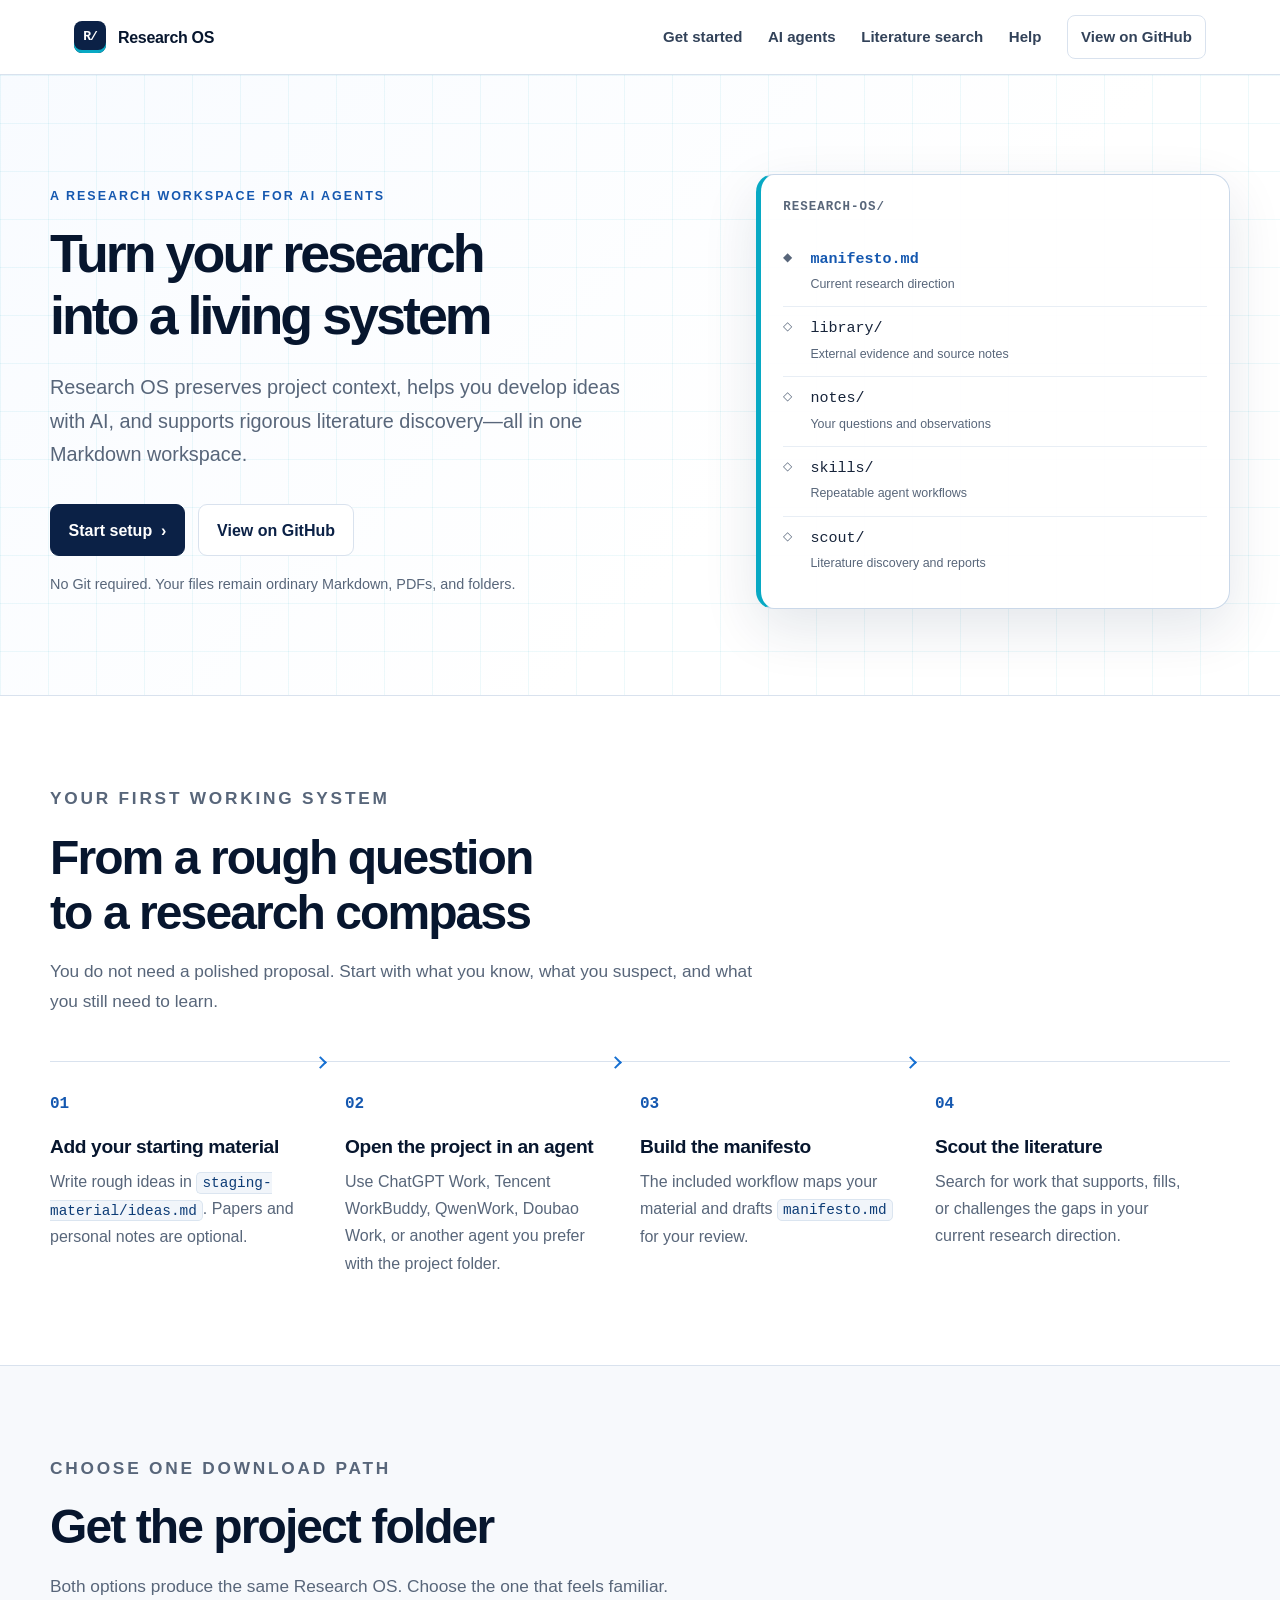
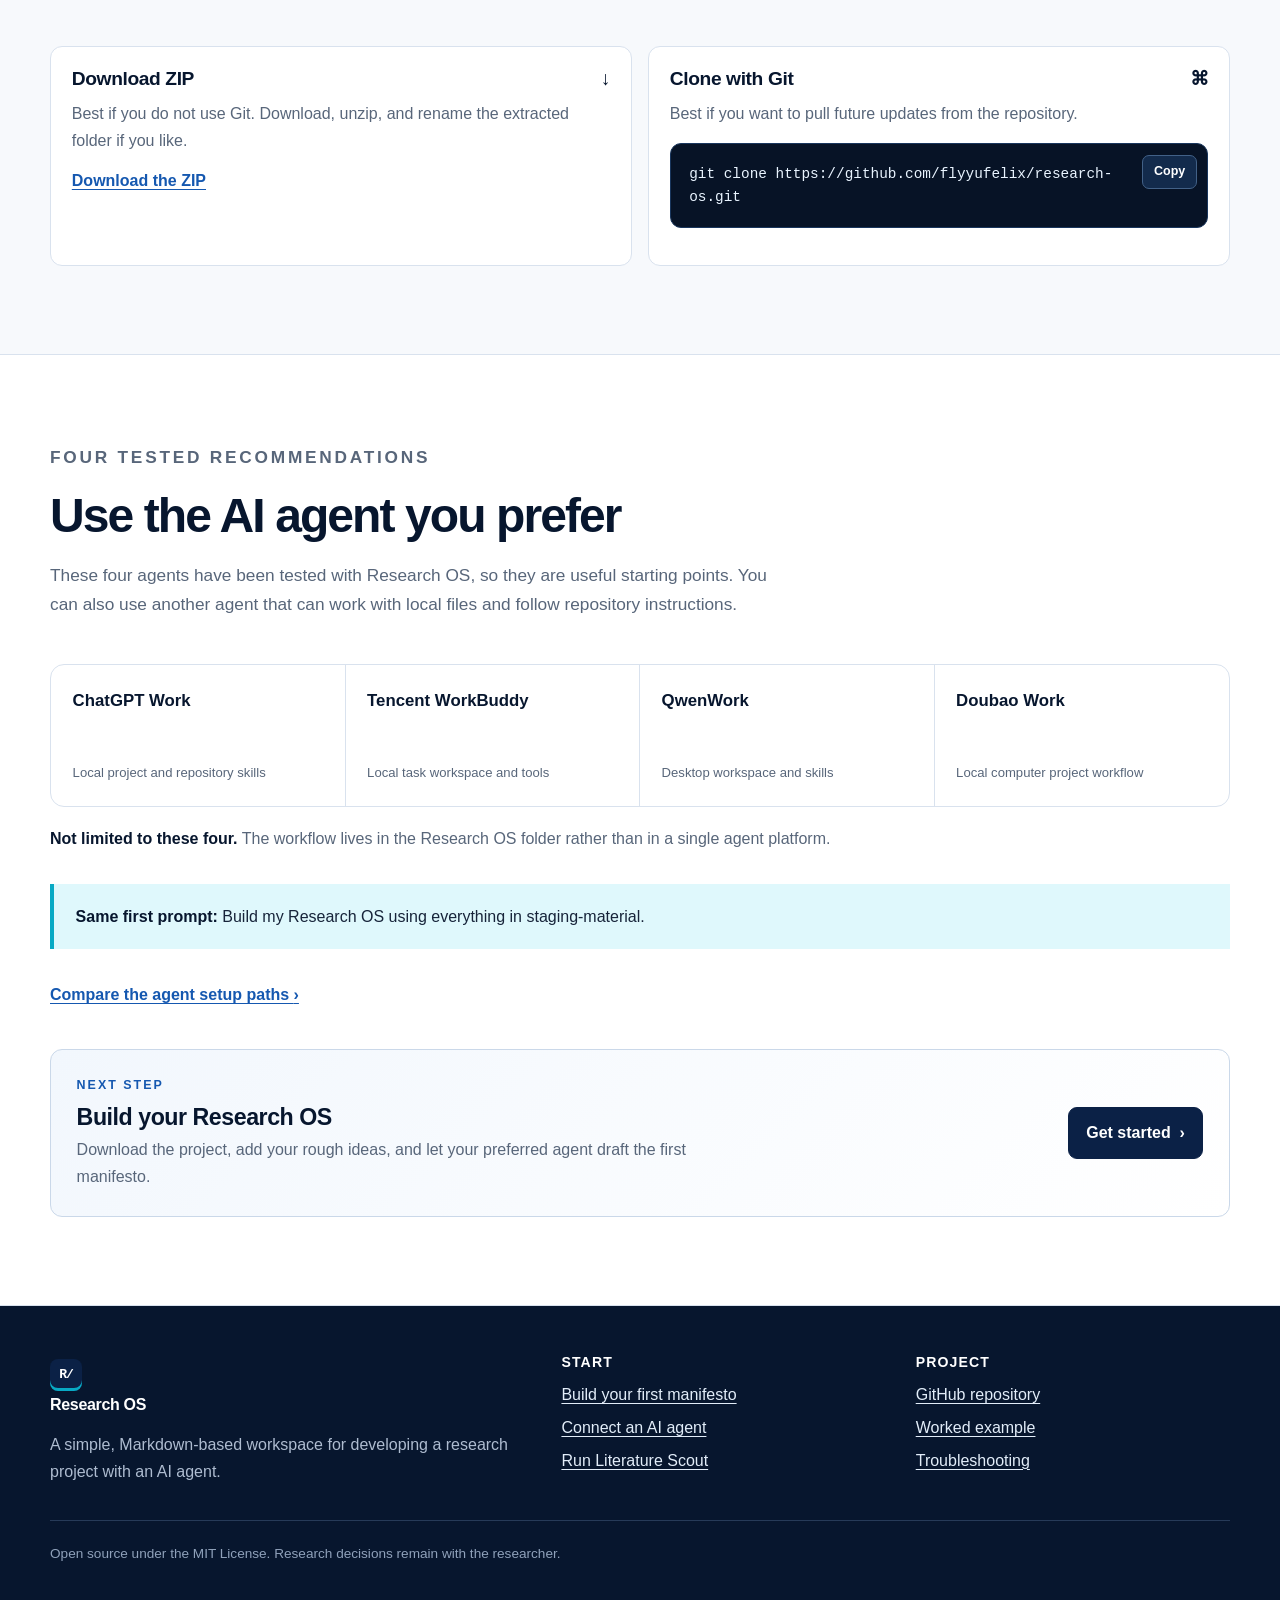
<file: docs/index.html>
<!doctype html>
<html lang="en">
  <head>
    <meta charset="utf-8">
    <meta name="viewport" content="width=device-width, initial-scale=1">
    <title>Research OS — Start a research project with an AI agent</title>
    <meta name="description" content="Download Research OS, build your first manifesto.md, and run a structured literature search with your preferred AI agent.">
    <link rel="canonical" href="https://flyyufelix.github.io/research-os/">
    <link rel="icon" type="image/svg+xml" href="data:image/svg+xml,%3Csvg xmlns='http://www.w3.org/2000/svg' viewBox='0 0 64 64'%3E%3Crect width='64' height='64' rx='14' fill='%230b2146'/%3E%3Cpath d='M16 17h23l9 9v21H16z' fill='white'/%3E%3Cpath d='M39 17v10h9' fill='%23dff8fc'/%3E%3Cpath d='M22 34h20M22 41h15' stroke='%231670d2' stroke-width='4' stroke-linecap='round'/%3E%3Crect y='55' width='64' height='9' fill='%2308a9c4'/%3E%3C/svg%3E">
    <script>document.documentElement.classList.add("js")</script>
    <link rel="stylesheet" href="assets/styles.css?v=20260922">
    <script defer src="assets/site.js?v=20260922"></script>
  </head>
  <body>
    <a class="skip-link" href="#main">Skip to content</a>
    <header class="site-header">
      <div class="nav-shell">
        <a class="brand" href="./" aria-label="Research OS home">
          <span class="brand-mark" aria-hidden="true">R/</span>
          <span>Research OS</span>
        </a>
        <button class="menu-toggle" type="button" data-menu-toggle aria-expanded="false" aria-controls="site-nav">Menu</button>
        <nav class="site-nav" id="site-nav" data-site-nav data-open="false" aria-label="Main navigation">
          <a href="getting-started/">Get started</a>
          <a href="agents/">AI agents</a>
          <a href="literature-search/">Literature search</a>
          <a href="troubleshooting/">Help</a>
          <a class="nav-github" href="https://github.com/flyyufelix/research-os">View on GitHub</a>
        </nav>
      </div>
    </header>

    <main id="main">
      <section class="hero">
        <div class="shell hero-grid">
          <div>
            <p class="eyebrow">A research workspace for AI agents</p>
            <h1><span class="hero-line">Turn your research</span><span class="hero-line">into a living system</span></h1>
            <p class="hero-copy">Research OS preserves project context, helps you develop ideas with AI, and supports rigorous literature discovery—all in one Markdown workspace.</p>
            <div class="button-row">
              <a class="button" href="getting-started/">Start setup <span aria-hidden="true">›</span></a>
              <a class="button secondary" href="https://github.com/flyyufelix/research-os">View on GitHub</a>
            </div>
            <p class="hero-note">No Git required. Your files remain ordinary Markdown, PDFs, and folders.</p>
          </div>

          <aside class="system-map" aria-label="Research OS folder overview">
            <p class="system-label">research-os/</p>
            <ul class="file-tree">
              <li><span aria-hidden="true">◆</span><div><span class="file-accent">manifesto.md</span><br><span>Current research direction</span></div></li>
              <li><span aria-hidden="true">◇</span><div>library/<br><span>External evidence and source notes</span></div></li>
              <li><span aria-hidden="true">◇</span><div>notes/<br><span>Your questions and observations</span></div></li>
              <li><span aria-hidden="true">◇</span><div>skills/<br><span>Repeatable agent workflows</span></div></li>
              <li><span aria-hidden="true">◇</span><div>scout/<br><span>Literature discovery and reports</span></div></li>
            </ul>
          </aside>
        </div>
      </section>

      <section class="section" aria-labelledby="path-title">
        <div class="shell">
          <div class="section-intro">
            <p class="eyebrow">Your first working system</p>
            <h2 id="path-title">From a rough question to a research compass</h2>
            <p>You do not need a polished proposal. Start with what you know, what you suspect, and what you still need to learn.</p>
          </div>
          <div class="steps">
            <article class="step">
              <span class="step-number">01</span>
              <h3>Add your starting material</h3>
              <p>Write rough ideas in <code>staging-material/ideas.md</code>. Papers and personal notes are optional.</p>
            </article>
            <article class="step">
              <span class="step-number">02</span>
              <h3>Open the project in an agent</h3>
              <p>Use ChatGPT Work, Tencent WorkBuddy, QwenWork, Doubao Work, or another agent you prefer with the project folder.</p>
            </article>
            <article class="step">
              <span class="step-number">03</span>
              <h3>Build the manifesto</h3>
              <p>The included workflow maps your material and drafts <code>manifesto.md</code> for your review.</p>
            </article>
            <article class="step">
              <span class="step-number">04</span>
              <h3>Scout the literature</h3>
              <p>Search for work that supports, fills, or challenges the gaps in your current research direction.</p>
            </article>
          </div>
        </div>
      </section>

      <section class="section soft" aria-labelledby="download-title">
        <div class="shell">
          <div class="section-intro">
            <p class="eyebrow">Choose one download path</p>
            <h2 id="download-title">Get the project folder</h2>
            <p>Both options produce the same Research OS. Choose the one that feels familiar.</p>
          </div>
          <div class="choice-grid">
            <article class="choice">
              <h3>Download ZIP <span aria-hidden="true">↓</span></h3>
              <p>Best if you do not use Git. Download, unzip, and rename the extracted folder if you like.</p>
              <a href="https://github.com/flyyufelix/research-os/archive/refs/heads/main.zip">Download the ZIP</a>
            </article>
            <article class="choice">
              <h3>Clone with Git <span aria-hidden="true">⌘</span></h3>
              <p>Best if you want to pull future updates from the repository.</p>
              <div class="code-block">
                <pre><code>git clone https://github.com/flyyufelix/research-os.git</code></pre>
                <button class="copy-button" type="button" data-copy>Copy</button>
              </div>
            </article>
          </div>
        </div>
      </section>

      <section class="section" aria-labelledby="agents-title">
        <div class="shell">
          <div class="section-intro">
            <p class="eyebrow">Four tested recommendations</p>
            <h2 id="agents-title">Use the AI agent you prefer</h2>
            <p>These four agents have been tested with Research OS, so they are useful starting points. You can also use another agent that can work with local files and follow repository instructions.</p>
          </div>
          <div class="agent-strip">
            <a href="agents/chatgpt-work/"><strong>ChatGPT Work</strong><span>Local project and repository skills</span></a>
            <a href="agents/workbuddy/"><strong>Tencent WorkBuddy</strong><span>Local task workspace and tools</span></a>
            <a href="agents/qwenwork/"><strong>QwenWork</strong><span>Desktop workspace and skills</span></a>
            <a href="agents/doubao-work/"><strong>Doubao Work</strong><span>Local computer project workflow</span></a>
          </div>
          <p class="compatibility-note"><strong>Not limited to these four.</strong> The workflow lives in the Research OS folder rather than in a single agent platform.</p>
          <div class="callout">
            <strong>Same first prompt:</strong> Build my Research OS using everything in staging-material.
          </div>
          <a class="text-link" href="agents/">Compare the agent setup paths <span aria-hidden="true">›</span></a>
          <div class="next-step-cta">
            <div>
              <p class="eyebrow">Next step</p>
              <h3>Build your Research OS</h3>
              <p>Download the project, add your rough ideas, and let your preferred agent draft the first manifesto.</p>
            </div>
            <a class="button" href="getting-started/">Get started <span aria-hidden="true">›</span></a>
          </div>
        </div>
      </section>
    </main>

    <footer class="site-footer">
      <div class="shell">
        <div class="footer-grid">
          <div>
            <a class="brand" href="./"><span class="brand-mark" aria-hidden="true">R/</span><span style="color:white">Research OS</span></a>
            <p>A simple, Markdown-based workspace for developing a research project with an AI agent.</p>
          </div>
          <div>
            <h2>Start</h2>
            <a href="getting-started/">Build your first manifesto</a>
            <a href="agents/">Connect an AI agent</a>
            <a href="literature-search/">Run Literature Scout</a>
          </div>
          <div>
            <h2>Project</h2>
            <a href="https://github.com/flyyufelix/research-os">GitHub repository</a>
            <a href="https://github.com/flyyufelix/research-os/tree/main/examples/music-and-studying">Worked example</a>
            <a href="troubleshooting/">Troubleshooting</a>
          </div>
        </div>
        <div class="footer-note">Open source under the MIT License. Research decisions remain with the researcher.</div>
      </div>
    </footer>
  </body>
</html>
</file>
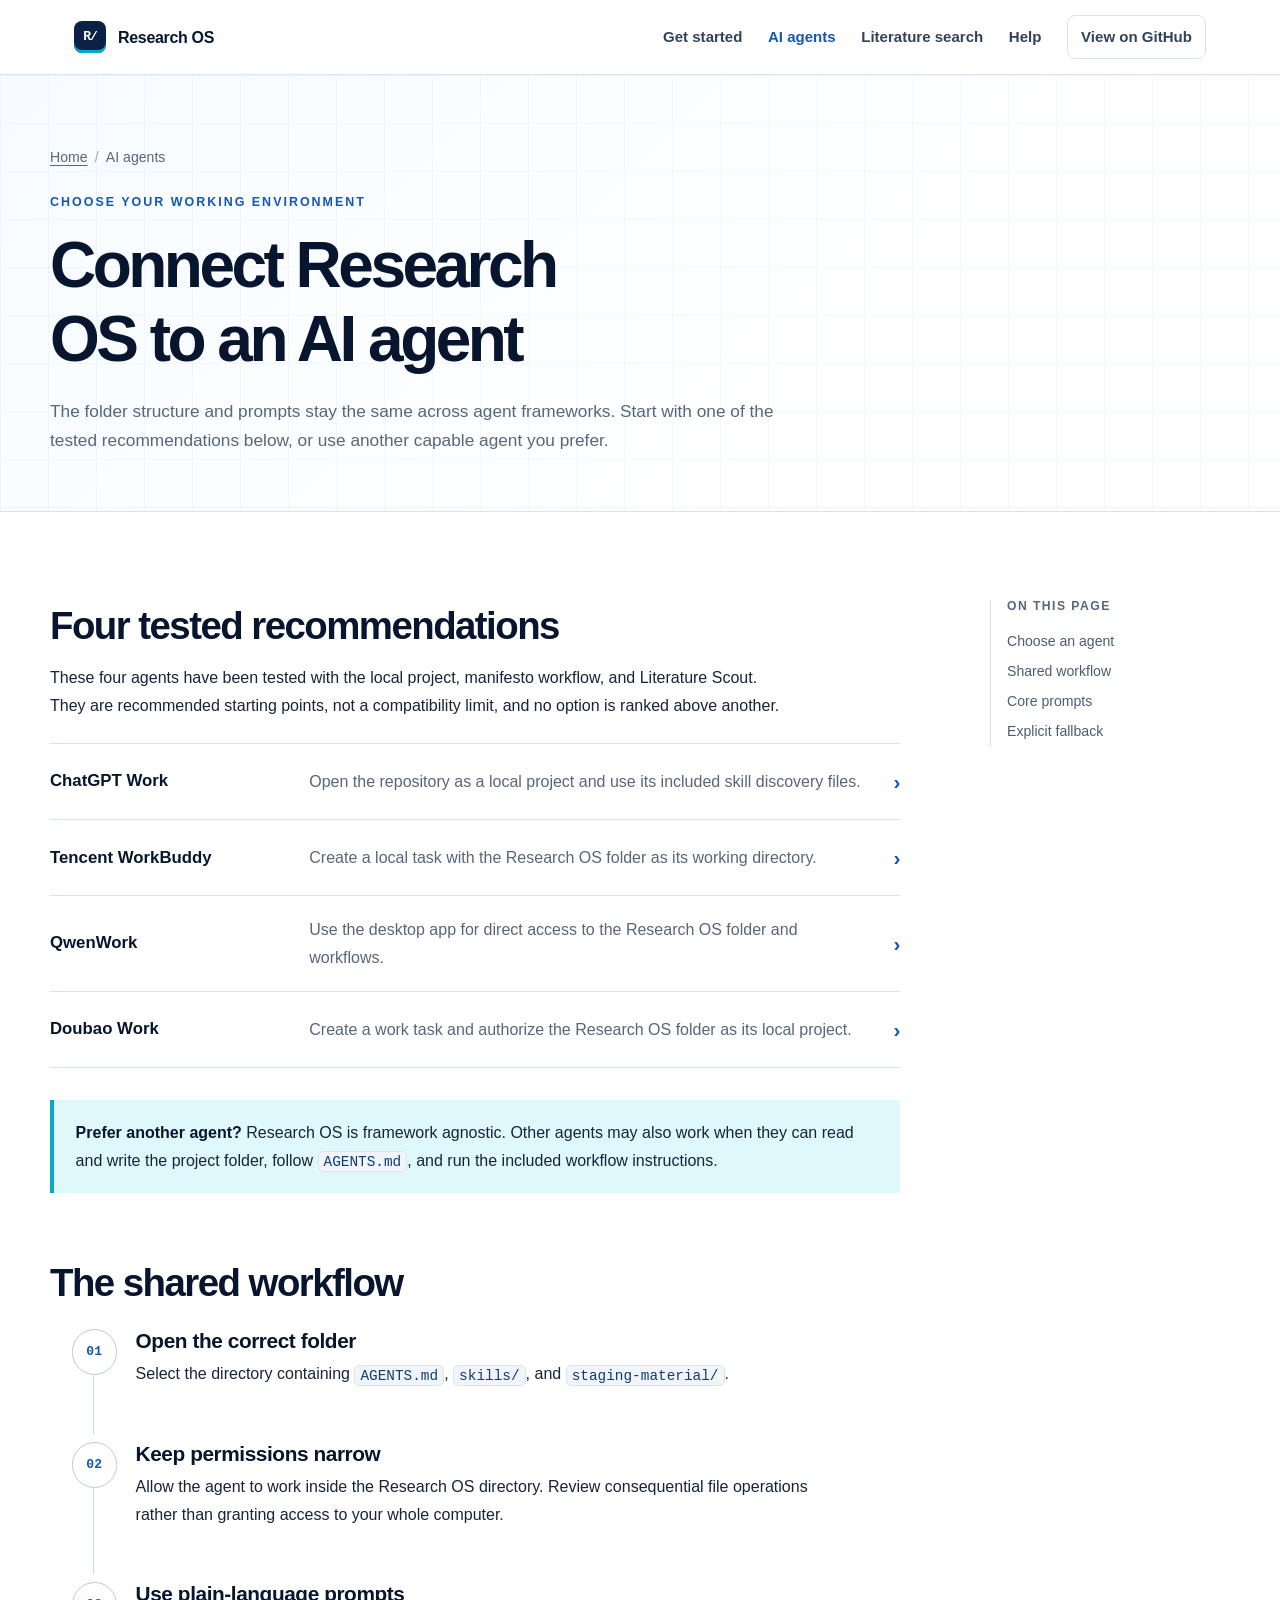
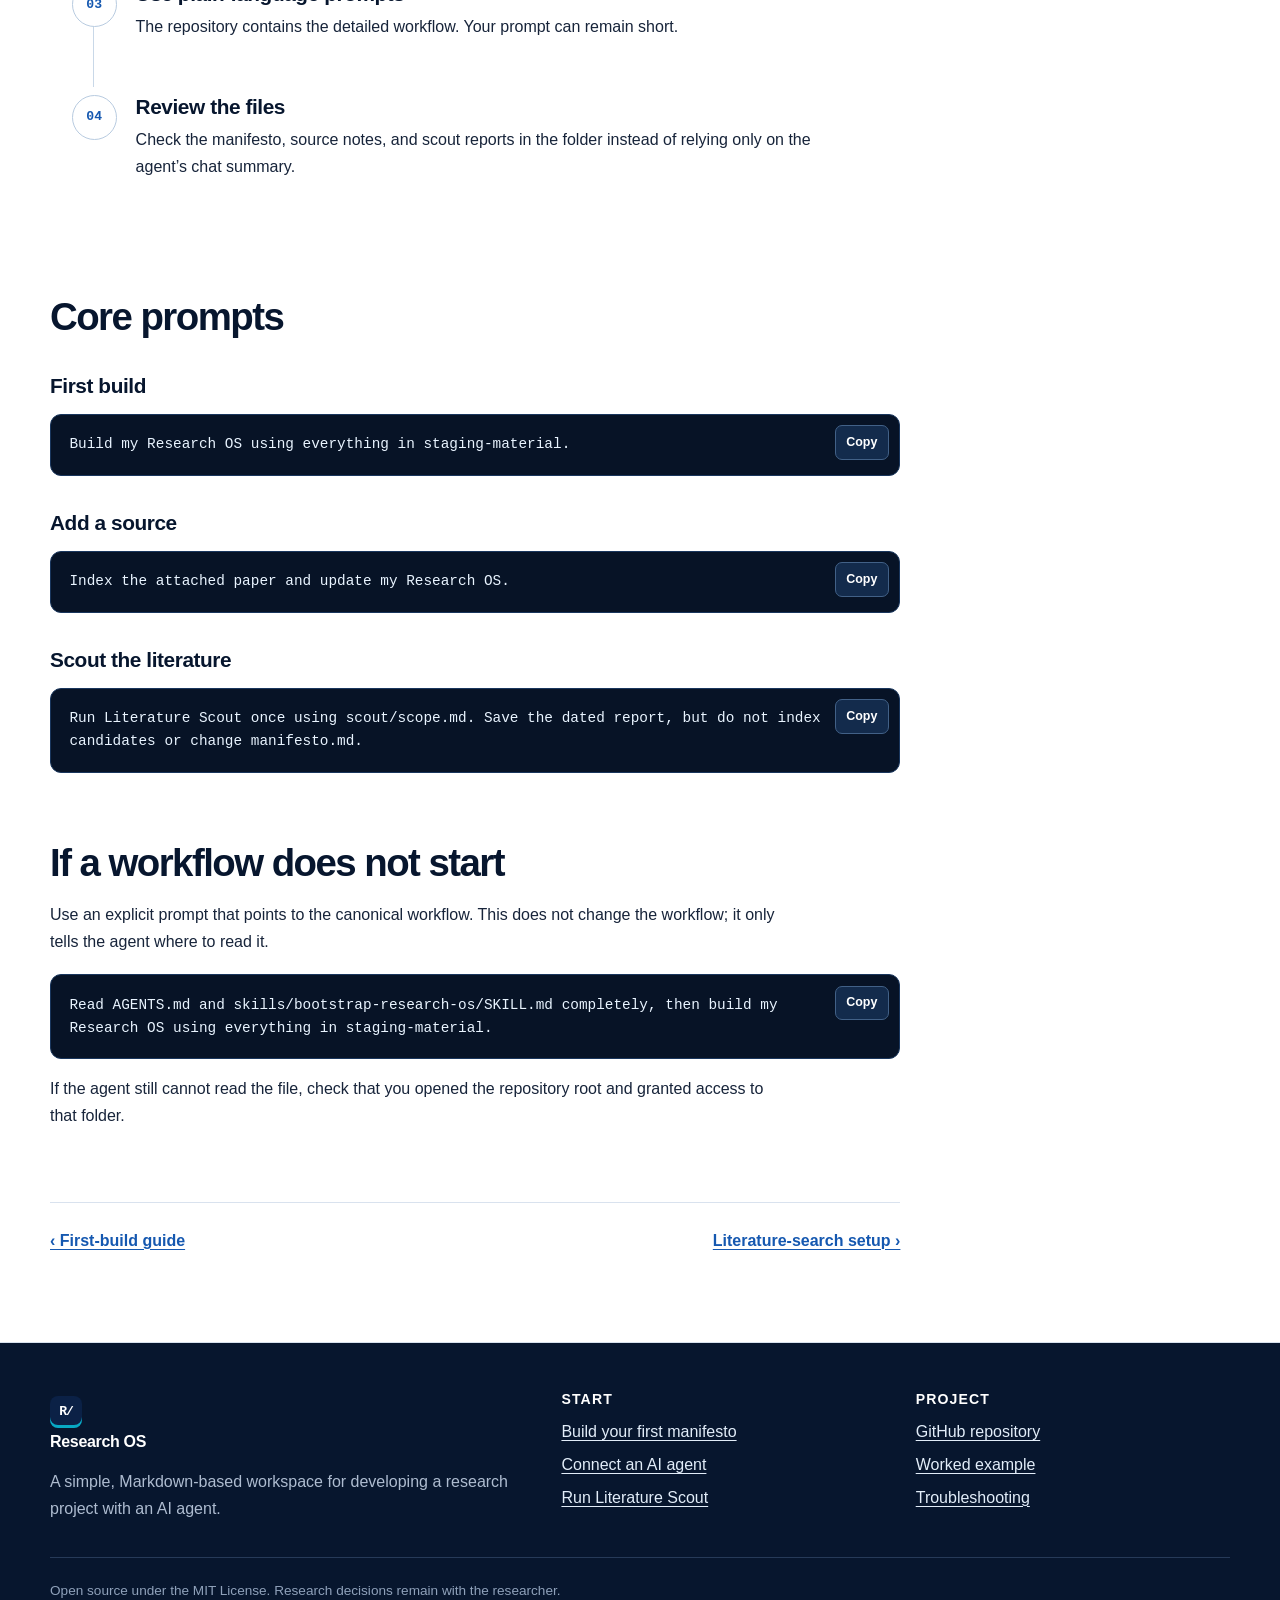
<file: docs/agents/index.html>
<!doctype html>
<html lang="en">
  <head>
    <meta charset="utf-8">
    <meta name="viewport" content="width=device-width, initial-scale=1">
    <title>Connect an AI agent — Research OS</title>
    <meta name="description" content="Choose a tested AI agent for Research OS or use another agent that can work with local files and follow repository instructions.">
    <link rel="canonical" href="https://flyyufelix.github.io/research-os/agents/">
    <link rel="icon" type="image/svg+xml" href="data:image/svg+xml,%3Csvg xmlns='http://www.w3.org/2000/svg' viewBox='0 0 64 64'%3E%3Crect width='64' height='64' rx='14' fill='%230b2146'/%3E%3Cpath d='M16 17h23l9 9v21H16z' fill='white'/%3E%3Cpath d='M39 17v10h9' fill='%23dff8fc'/%3E%3Cpath d='M22 34h20M22 41h15' stroke='%231670d2' stroke-width='4' stroke-linecap='round'/%3E%3Crect y='55' width='64' height='9' fill='%2308a9c4'/%3E%3C/svg%3E">
    <script>document.documentElement.classList.add("js")</script>
    <link rel="stylesheet" href="../assets/styles.css?v=20260922">
    <script defer src="../assets/site.js?v=20260922"></script>
  </head>
  <body>
    <a class="skip-link" href="#main">Skip to content</a>
    <header class="site-header"><div class="nav-shell"><a class="brand" href="../" aria-label="Research OS home"><span class="brand-mark" aria-hidden="true">R/</span><span>Research OS</span></a><button class="menu-toggle" type="button" data-menu-toggle aria-expanded="false" aria-controls="site-nav">Menu</button><nav class="site-nav" id="site-nav" data-site-nav data-open="false" aria-label="Main navigation"><a href="../getting-started/">Get started</a><a href="./" aria-current="page">AI agents</a><a href="../literature-search/">Literature search</a><a href="../troubleshooting/">Help</a><a class="nav-github" href="https://github.com/flyyufelix/research-os">View on GitHub</a></nav></div></header>

    <main id="main">
      <section class="page-hero"><div class="shell"><div class="breadcrumbs"><a href="../">Home</a><span>/</span>AI agents</div><p class="eyebrow">Choose your working environment</p><h1>Connect Research OS to an AI agent</h1><p class="lede">The folder structure and prompts stay the same across agent frameworks. Start with one of the tested recommendations below, or use another capable agent you prefer.</p></div></section>
      <section class="section">
        <div class="shell docs-layout">
          <article class="prose">
            <h2 id="choose">Four tested recommendations</h2>
            <p>These four agents have been tested with the local project, manifesto workflow, and Literature Scout. They are recommended starting points, not a compatibility limit, and no option is ranked above another.</p>
            <div class="route-list">
              <a class="route-link" href="chatgpt-work/"><strong>ChatGPT Work</strong><span>Open the repository as a local project and use its included skill discovery files.</span><b aria-hidden="true">›</b></a>
              <a class="route-link" href="workbuddy/"><strong>Tencent WorkBuddy</strong><span>Create a local task with the Research OS folder as its working directory.</span><b aria-hidden="true">›</b></a>
              <a class="route-link" href="qwenwork/"><strong>QwenWork</strong><span>Use the desktop app for direct access to the Research OS folder and workflows.</span><b aria-hidden="true">›</b></a>
              <a class="route-link" href="doubao-work/"><strong>Doubao Work</strong><span>Create a work task and authorize the Research OS folder as its local project.</span><b aria-hidden="true">›</b></a>
            </div>

            <div class="callout"><strong>Prefer another agent?</strong> Research OS is framework agnostic. Other agents may also work when they can read and write the project folder, follow <code>AGENTS.md</code>, and run the included workflow instructions.</div>

            <h2 id="shared-flow">The shared workflow</h2>
            <ol class="instruction-list">
              <li><h3>Open the correct folder</h3><p>Select the directory containing <code>AGENTS.md</code>, <code>skills/</code>, and <code>staging-material/</code>.</p></li>
              <li><h3>Keep permissions narrow</h3><p>Allow the agent to work inside the Research OS directory. Review consequential file operations rather than granting access to your whole computer.</p></li>
              <li><h3>Use plain-language prompts</h3><p>The repository contains the detailed workflow. Your prompt can remain short.</p></li>
              <li><h3>Review the files</h3><p>Check the manifesto, source notes, and scout reports in the folder instead of relying only on the agent’s chat summary.</p></li>
            </ol>

            <h2 id="prompts">Core prompts</h2>
            <h3>First build</h3>
            <div class="code-block"><pre><code>Build my Research OS using everything in staging-material.</code></pre><button class="copy-button" type="button" data-copy>Copy</button></div>
            <h3>Add a source</h3>
            <div class="code-block"><pre><code>Index the attached paper and update my Research OS.</code></pre><button class="copy-button" type="button" data-copy>Copy</button></div>
            <h3>Scout the literature</h3>
            <div class="code-block"><pre><code>Run Literature Scout once using scout/scope.md. Save the dated report, but do not index candidates or change manifesto.md.</code></pre><button class="copy-button" type="button" data-copy>Copy</button></div>

            <h2 id="fallback">If a workflow does not start</h2>
            <p>Use an explicit prompt that points to the canonical workflow. This does not change the workflow; it only tells the agent where to read it.</p>
            <div class="code-block"><pre><code>Read AGENTS.md and skills/bootstrap-research-os/SKILL.md completely, then build my Research OS using everything in staging-material.</code></pre><button class="copy-button" type="button" data-copy>Copy</button></div>
            <p>If the agent still cannot read the file, check that you opened the repository root and granted access to that folder.</p>

            <div class="next-nav"><a href="../getting-started/">‹ First-build guide</a><a href="../literature-search/">Literature-search setup ›</a></div>
          </article>
          <aside class="toc" aria-label="On this page"><h2>On this page</h2><a href="#choose">Choose an agent</a><a href="#shared-flow">Shared workflow</a><a href="#prompts">Core prompts</a><a href="#fallback">Explicit fallback</a></aside>
        </div>
      </section>
    </main>
    <footer class="site-footer"><div class="shell"><div class="footer-grid"><div><a class="brand" href="../"><span class="brand-mark" aria-hidden="true">R/</span><span style="color:white">Research OS</span></a><p>A simple, Markdown-based workspace for developing a research project with an AI agent.</p></div><div><h2>Start</h2><a href="../getting-started/">Build your first manifesto</a><a href="./">Connect an AI agent</a><a href="../literature-search/">Run Literature Scout</a></div><div><h2>Project</h2><a href="https://github.com/flyyufelix/research-os">GitHub repository</a><a href="https://github.com/flyyufelix/research-os/tree/main/examples/music-and-studying">Worked example</a><a href="../troubleshooting/">Troubleshooting</a></div></div><div class="footer-note">Open source under the MIT License. Research decisions remain with the researcher.</div></div></footer>
  </body>
</html>
</file>
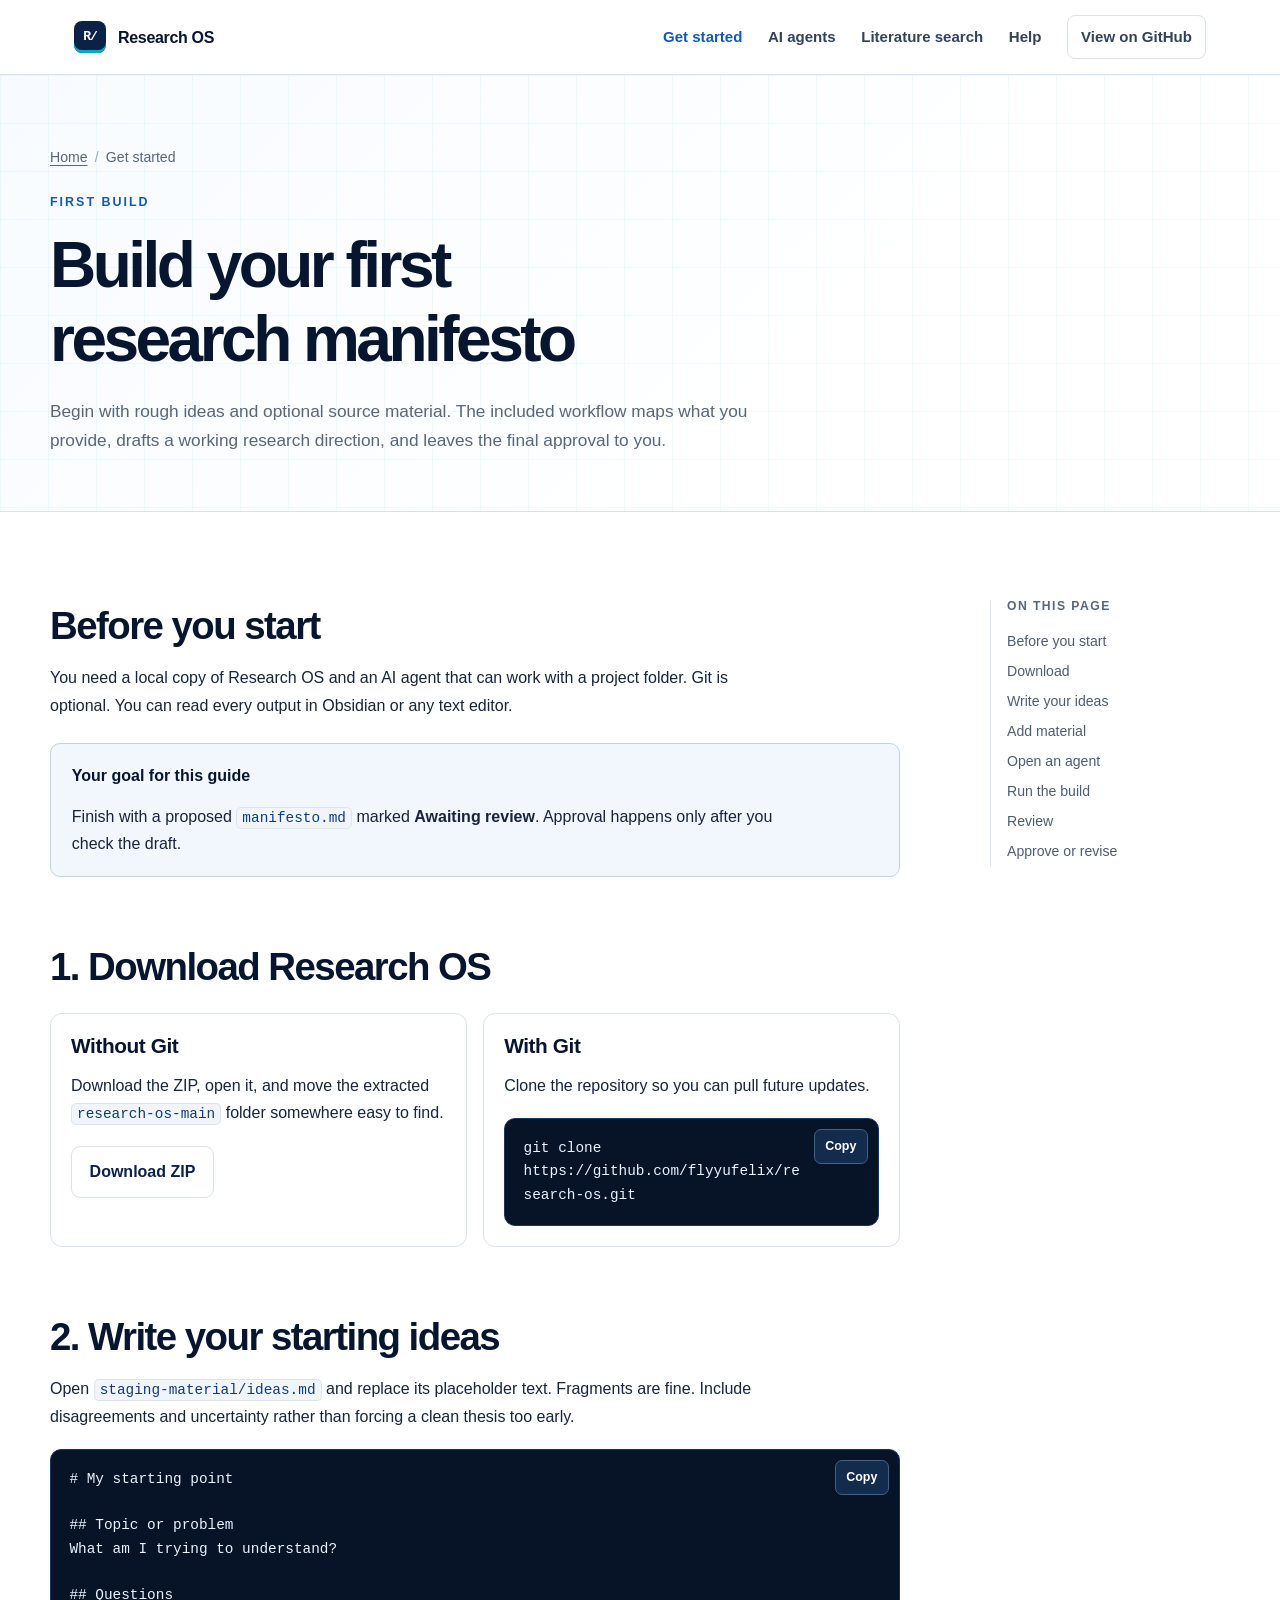
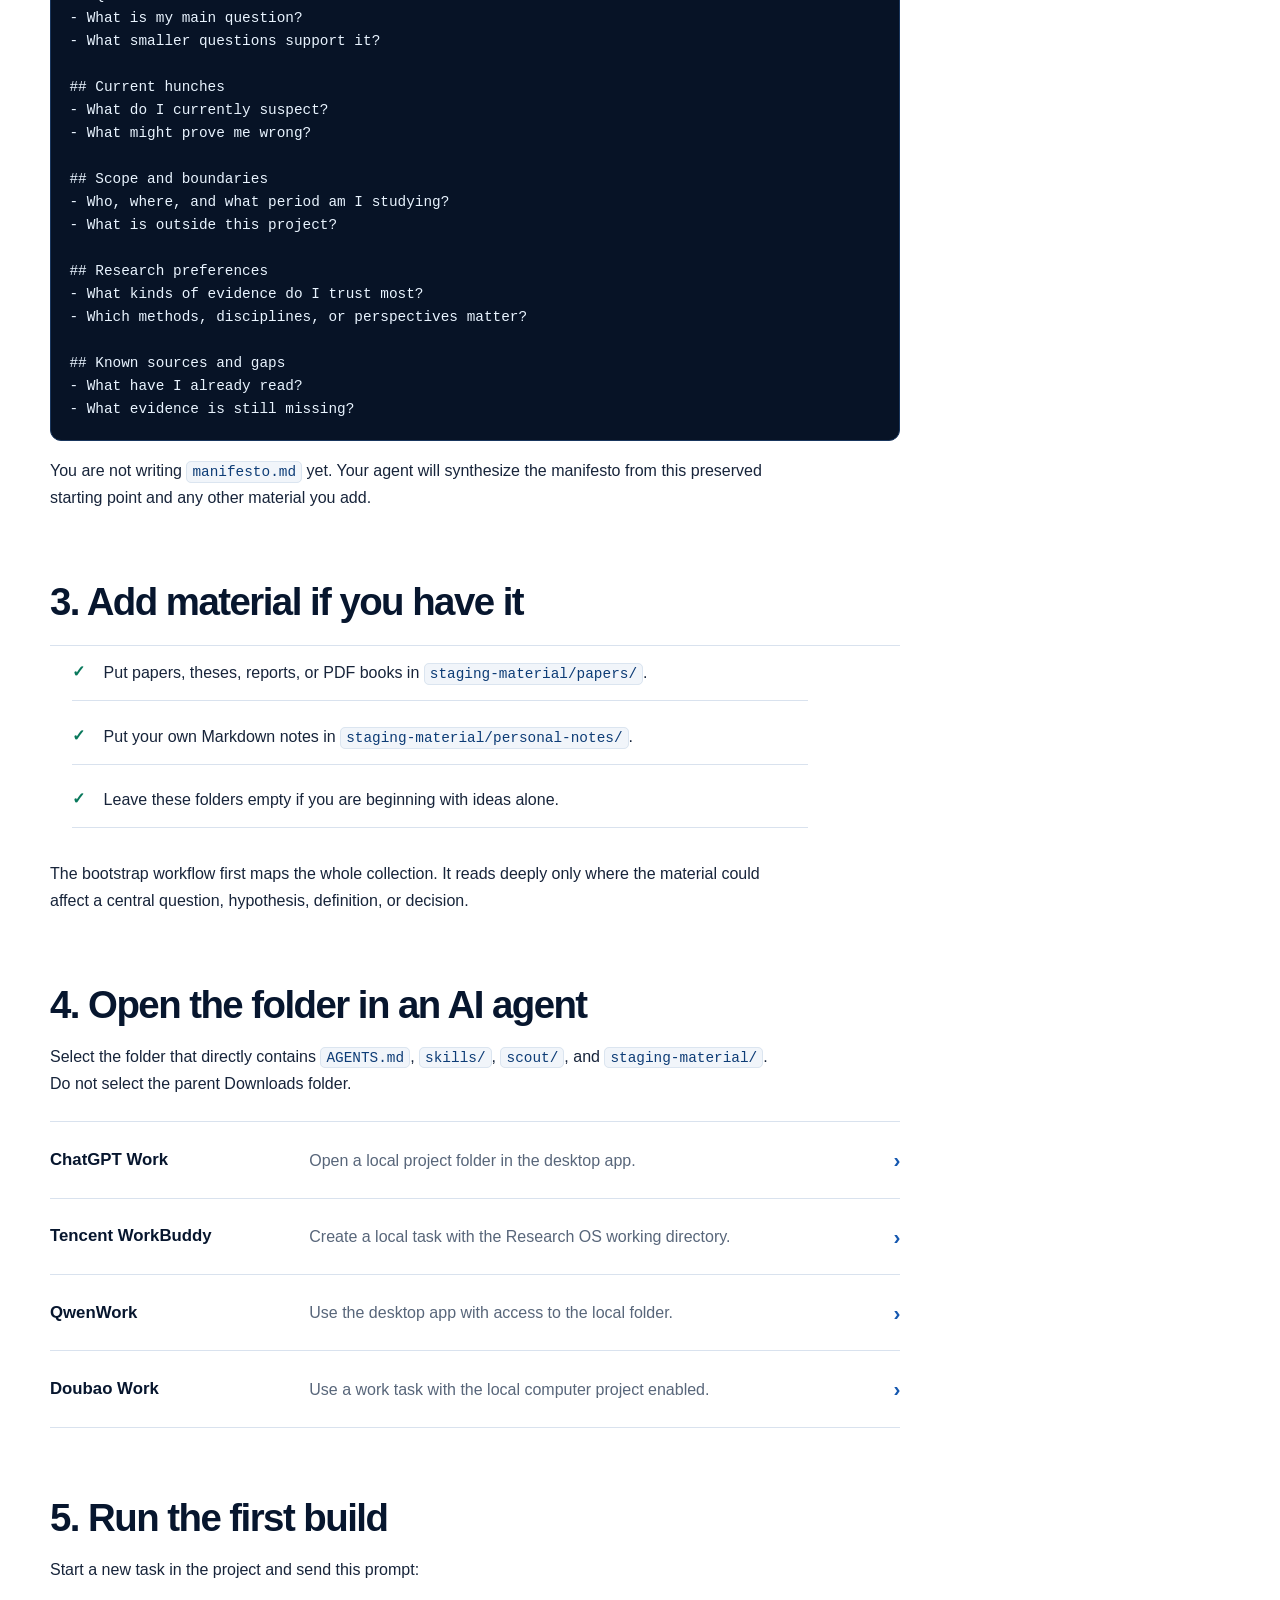
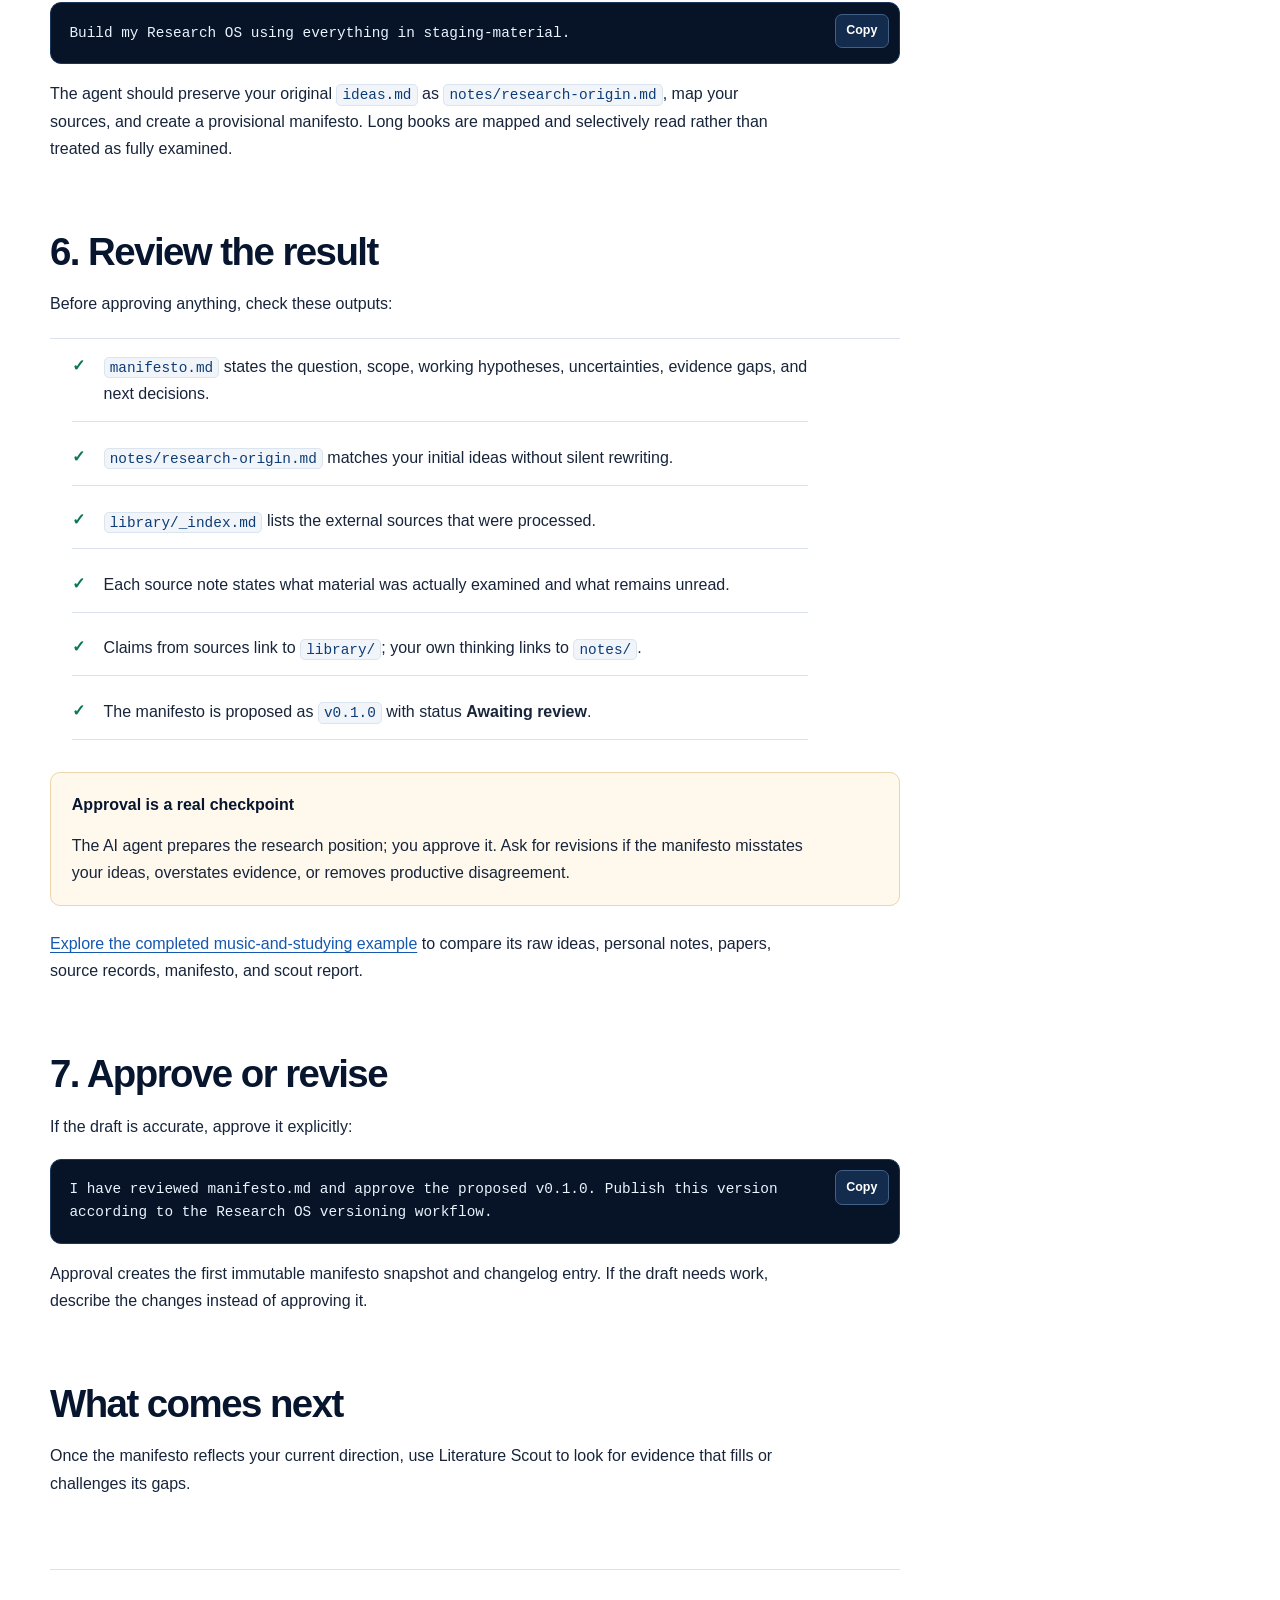
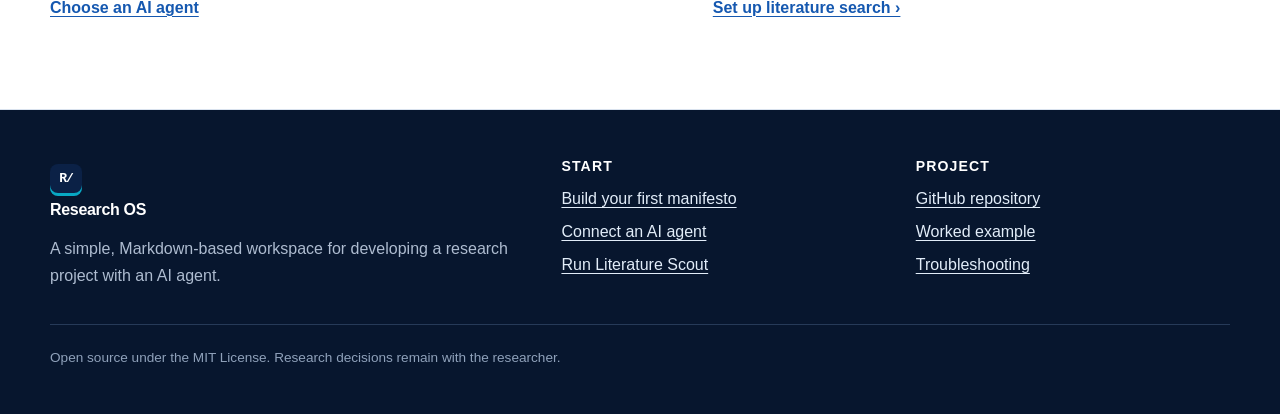
<file: docs/getting-started/index.html>
<!doctype html>
<html lang="en">
  <head>
    <meta charset="utf-8">
    <meta name="viewport" content="width=device-width, initial-scale=1">
    <title>Get started — Research OS</title>
    <meta name="description" content="Download Research OS, add your initial ideas, and use an AI agent to build your first manifesto.md.">
    <link rel="canonical" href="https://flyyufelix.github.io/research-os/getting-started/">
    <link rel="icon" type="image/svg+xml" href="data:image/svg+xml,%3Csvg xmlns='http://www.w3.org/2000/svg' viewBox='0 0 64 64'%3E%3Crect width='64' height='64' rx='14' fill='%230b2146'/%3E%3Cpath d='M16 17h23l9 9v21H16z' fill='white'/%3E%3Cpath d='M39 17v10h9' fill='%23dff8fc'/%3E%3Cpath d='M22 34h20M22 41h15' stroke='%231670d2' stroke-width='4' stroke-linecap='round'/%3E%3Crect y='55' width='64' height='9' fill='%2308a9c4'/%3E%3C/svg%3E">
    <script>document.documentElement.classList.add("js")</script>
    <link rel="stylesheet" href="../assets/styles.css?v=20260922">
    <script defer src="../assets/site.js?v=20260922"></script>
  </head>
  <body>
    <a class="skip-link" href="#main">Skip to content</a>
    <header class="site-header">
      <div class="nav-shell">
        <a class="brand" href="../" aria-label="Research OS home"><span class="brand-mark" aria-hidden="true">R/</span><span>Research OS</span></a>
        <button class="menu-toggle" type="button" data-menu-toggle aria-expanded="false" aria-controls="site-nav">Menu</button>
        <nav class="site-nav" id="site-nav" data-site-nav data-open="false" aria-label="Main navigation">
          <a href="./" aria-current="page">Get started</a>
          <a href="../agents/">AI agents</a>
          <a href="../literature-search/">Literature search</a>
          <a href="../troubleshooting/">Help</a>
          <a class="nav-github" href="https://github.com/flyyufelix/research-os">View on GitHub</a>
        </nav>
      </div>
    </header>

    <main id="main">
      <section class="page-hero">
        <div class="shell">
          <div class="breadcrumbs"><a href="../">Home</a><span>/</span>Get started</div>
          <p class="eyebrow">First build</p>
          <h1>Build your first research manifesto</h1>
          <p class="lede">Begin with rough ideas and optional source material. The included workflow maps what you provide, drafts a working research direction, and leaves the final approval to you.</p>
        </div>
      </section>

      <section class="section">
        <div class="shell docs-layout">
          <article class="prose">
            <h2 id="before-you-start">Before you start</h2>
            <p>You need a local copy of Research OS and an AI agent that can work with a project folder. Git is optional. You can read every output in Obsidian or any text editor.</p>
            <div class="notice">
              <p class="notice-title">Your goal for this guide</p>
              <p>Finish with a proposed <code>manifesto.md</code> marked <strong>Awaiting review</strong>. Approval happens only after you check the draft.</p>
            </div>

            <h2 id="download">1. Download Research OS</h2>
            <div class="split">
              <div>
                <h3>Without Git</h3>
                <p>Download the ZIP, open it, and move the extracted <code>research-os-main</code> folder somewhere easy to find.</p>
                <p><a class="button secondary" href="https://github.com/flyyufelix/research-os/archive/refs/heads/main.zip">Download ZIP</a></p>
              </div>
              <div>
                <h3>With Git</h3>
                <p>Clone the repository so you can pull future updates.</p>
                <div class="code-block">
                  <pre><code>git clone https://github.com/flyyufelix/research-os.git</code></pre>
                  <button class="copy-button" type="button" data-copy>Copy</button>
                </div>
              </div>
            </div>

            <h2 id="ideas">2. Write your starting ideas</h2>
            <p>Open <code>staging-material/ideas.md</code> and replace its placeholder text. Fragments are fine. Include disagreements and uncertainty rather than forcing a clean thesis too early.</p>
            <div class="code-block">
              <pre><code># My starting point

## Topic or problem
What am I trying to understand?

## Questions
- What is my main question?
- What smaller questions support it?

## Current hunches
- What do I currently suspect?
- What might prove me wrong?

## Scope and boundaries
- Who, where, and what period am I studying?
- What is outside this project?

## Research preferences
- What kinds of evidence do I trust most?
- Which methods, disciplines, or perspectives matter?

## Known sources and gaps
- What have I already read?
- What evidence is still missing?</code></pre>
              <button class="copy-button" type="button" data-copy>Copy</button>
            </div>
            <p>You are not writing <code>manifesto.md</code> yet. Your agent will synthesize the manifesto from this preserved starting point and any other material you add.</p>

            <h2 id="materials">3. Add material if you have it</h2>
            <ul class="checklist">
              <li>Put papers, theses, reports, or PDF books in <code>staging-material/papers/</code>.</li>
              <li>Put your own Markdown notes in <code>staging-material/personal-notes/</code>.</li>
              <li>Leave these folders empty if you are beginning with ideas alone.</li>
            </ul>
            <p>The bootstrap workflow first maps the whole collection. It reads deeply only where the material could affect a central question, hypothesis, definition, or decision.</p>

            <h2 id="agent">4. Open the folder in an AI agent</h2>
            <p>Select the folder that directly contains <code>AGENTS.md</code>, <code>skills/</code>, <code>scout/</code>, and <code>staging-material/</code>. Do not select the parent Downloads folder.</p>
            <div class="route-list">
              <a class="route-link" href="../agents/chatgpt-work/"><strong>ChatGPT Work</strong><span>Open a local project folder in the desktop app.</span><b aria-hidden="true">›</b></a>
              <a class="route-link" href="../agents/workbuddy/"><strong>Tencent WorkBuddy</strong><span>Create a local task with the Research OS working directory.</span><b aria-hidden="true">›</b></a>
              <a class="route-link" href="../agents/qwenwork/"><strong>QwenWork</strong><span>Use the desktop app with access to the local folder.</span><b aria-hidden="true">›</b></a>
              <a class="route-link" href="../agents/doubao-work/"><strong>Doubao Work</strong><span>Use a work task with the local computer project enabled.</span><b aria-hidden="true">›</b></a>
            </div>

            <h2 id="build">5. Run the first build</h2>
            <p>Start a new task in the project and send this prompt:</p>
            <div class="code-block">
              <pre><code>Build my Research OS using everything in staging-material.</code></pre>
              <button class="copy-button" type="button" data-copy>Copy</button>
            </div>
            <p>The agent should preserve your original <code>ideas.md</code> as <code>notes/research-origin.md</code>, map your sources, and create a provisional manifesto. Long books are mapped and selectively read rather than treated as fully examined.</p>

            <h2 id="review">6. Review the result</h2>
            <p>Before approving anything, check these outputs:</p>
            <ul class="checklist">
              <li><code>manifesto.md</code> states the question, scope, working hypotheses, uncertainties, evidence gaps, and next decisions.</li>
              <li><code>notes/research-origin.md</code> matches your initial ideas without silent rewriting.</li>
              <li><code>library/_index.md</code> lists the external sources that were processed.</li>
              <li>Each source note states what material was actually examined and what remains unread.</li>
              <li>Claims from sources link to <code>library/</code>; your own thinking links to <code>notes/</code>.</li>
              <li>The manifesto is proposed as <code>v0.1.0</code> with status <strong>Awaiting review</strong>.</li>
            </ul>
            <div class="notice warning">
              <p class="notice-title">Approval is a real checkpoint</p>
              <p>The AI agent prepares the research position; you approve it. Ask for revisions if the manifesto misstates your ideas, overstates evidence, or removes productive disagreement.</p>
            </div>
            <p><a href="https://github.com/flyyufelix/research-os/tree/main/examples/music-and-studying">Explore the completed music-and-studying example</a> to compare its raw ideas, personal notes, papers, source records, manifesto, and scout report.</p>

            <h2 id="approve">7. Approve or revise</h2>
            <p>If the draft is accurate, approve it explicitly:</p>
            <div class="code-block">
              <pre><code>I have reviewed manifesto.md and approve the proposed v0.1.0. Publish this version according to the Research OS versioning workflow.</code></pre>
              <button class="copy-button" type="button" data-copy>Copy</button>
            </div>
            <p>Approval creates the first immutable manifesto snapshot and changelog entry. If the draft needs work, describe the changes instead of approving it.</p>

            <h2 id="next">What comes next</h2>
            <p>Once the manifesto reflects your current direction, use Literature Scout to look for evidence that fills or challenges its gaps.</p>
            <div class="next-nav">
              <a href="../agents/">Choose an AI agent</a>
              <a href="../literature-search/">Set up literature search ›</a>
            </div>
          </article>

          <aside class="toc" aria-label="On this page">
            <h2>On this page</h2>
            <a href="#before-you-start">Before you start</a>
            <a href="#download">Download</a>
            <a href="#ideas">Write your ideas</a>
            <a href="#materials">Add material</a>
            <a href="#agent">Open an agent</a>
            <a href="#build">Run the build</a>
            <a href="#review">Review</a>
            <a href="#approve">Approve or revise</a>
          </aside>
        </div>
      </section>
    </main>

    <footer class="site-footer">
      <div class="shell">
        <div class="footer-grid">
          <div><a class="brand" href="../"><span class="brand-mark" aria-hidden="true">R/</span><span style="color:white">Research OS</span></a><p>A simple, Markdown-based workspace for developing a research project with an AI agent.</p></div>
          <div><h2>Start</h2><a href="./">Build your first manifesto</a><a href="../agents/">Connect an AI agent</a><a href="../literature-search/">Run Literature Scout</a></div>
          <div><h2>Project</h2><a href="https://github.com/flyyufelix/research-os">GitHub repository</a><a href="https://github.com/flyyufelix/research-os/tree/main/examples/music-and-studying">Worked example</a><a href="../troubleshooting/">Troubleshooting</a></div>
        </div>
        <div class="footer-note">Open source under the MIT License. Research decisions remain with the researcher.</div>
      </div>
    </footer>
  </body>
</html>
</file>
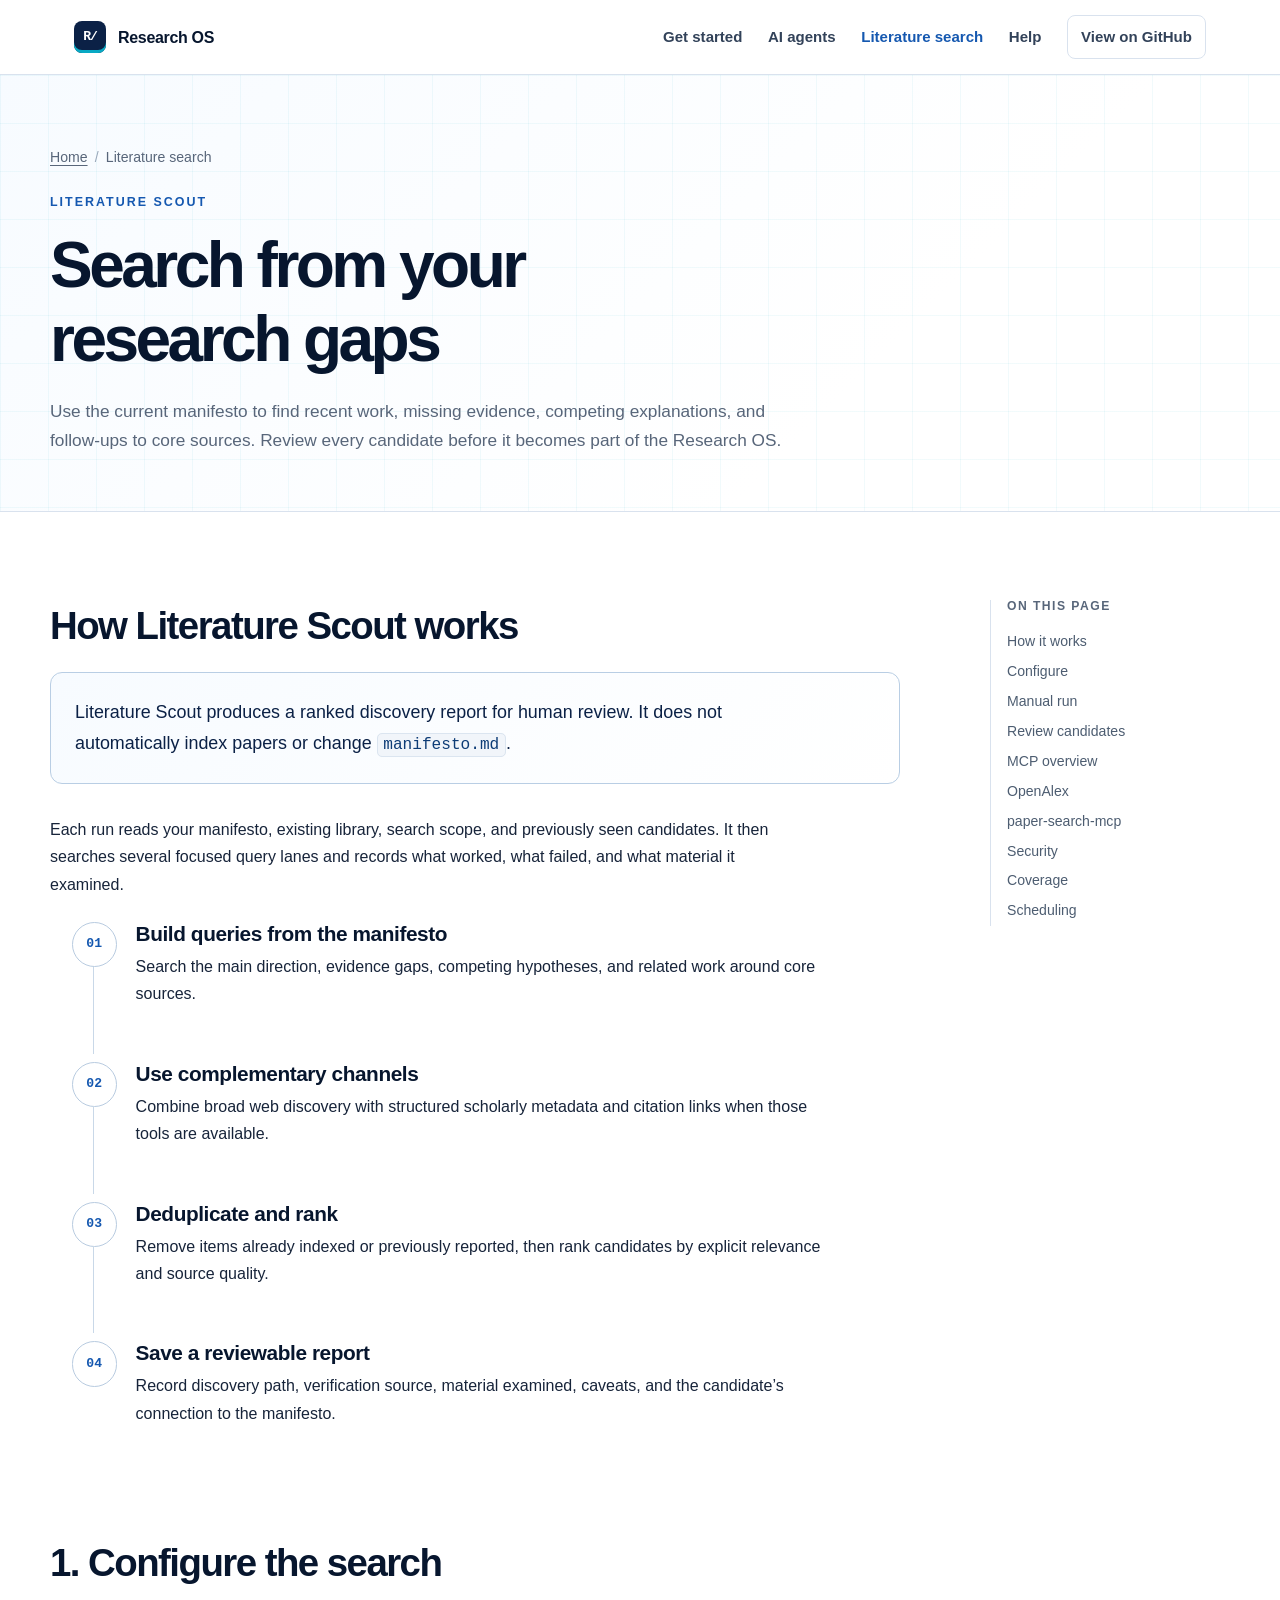
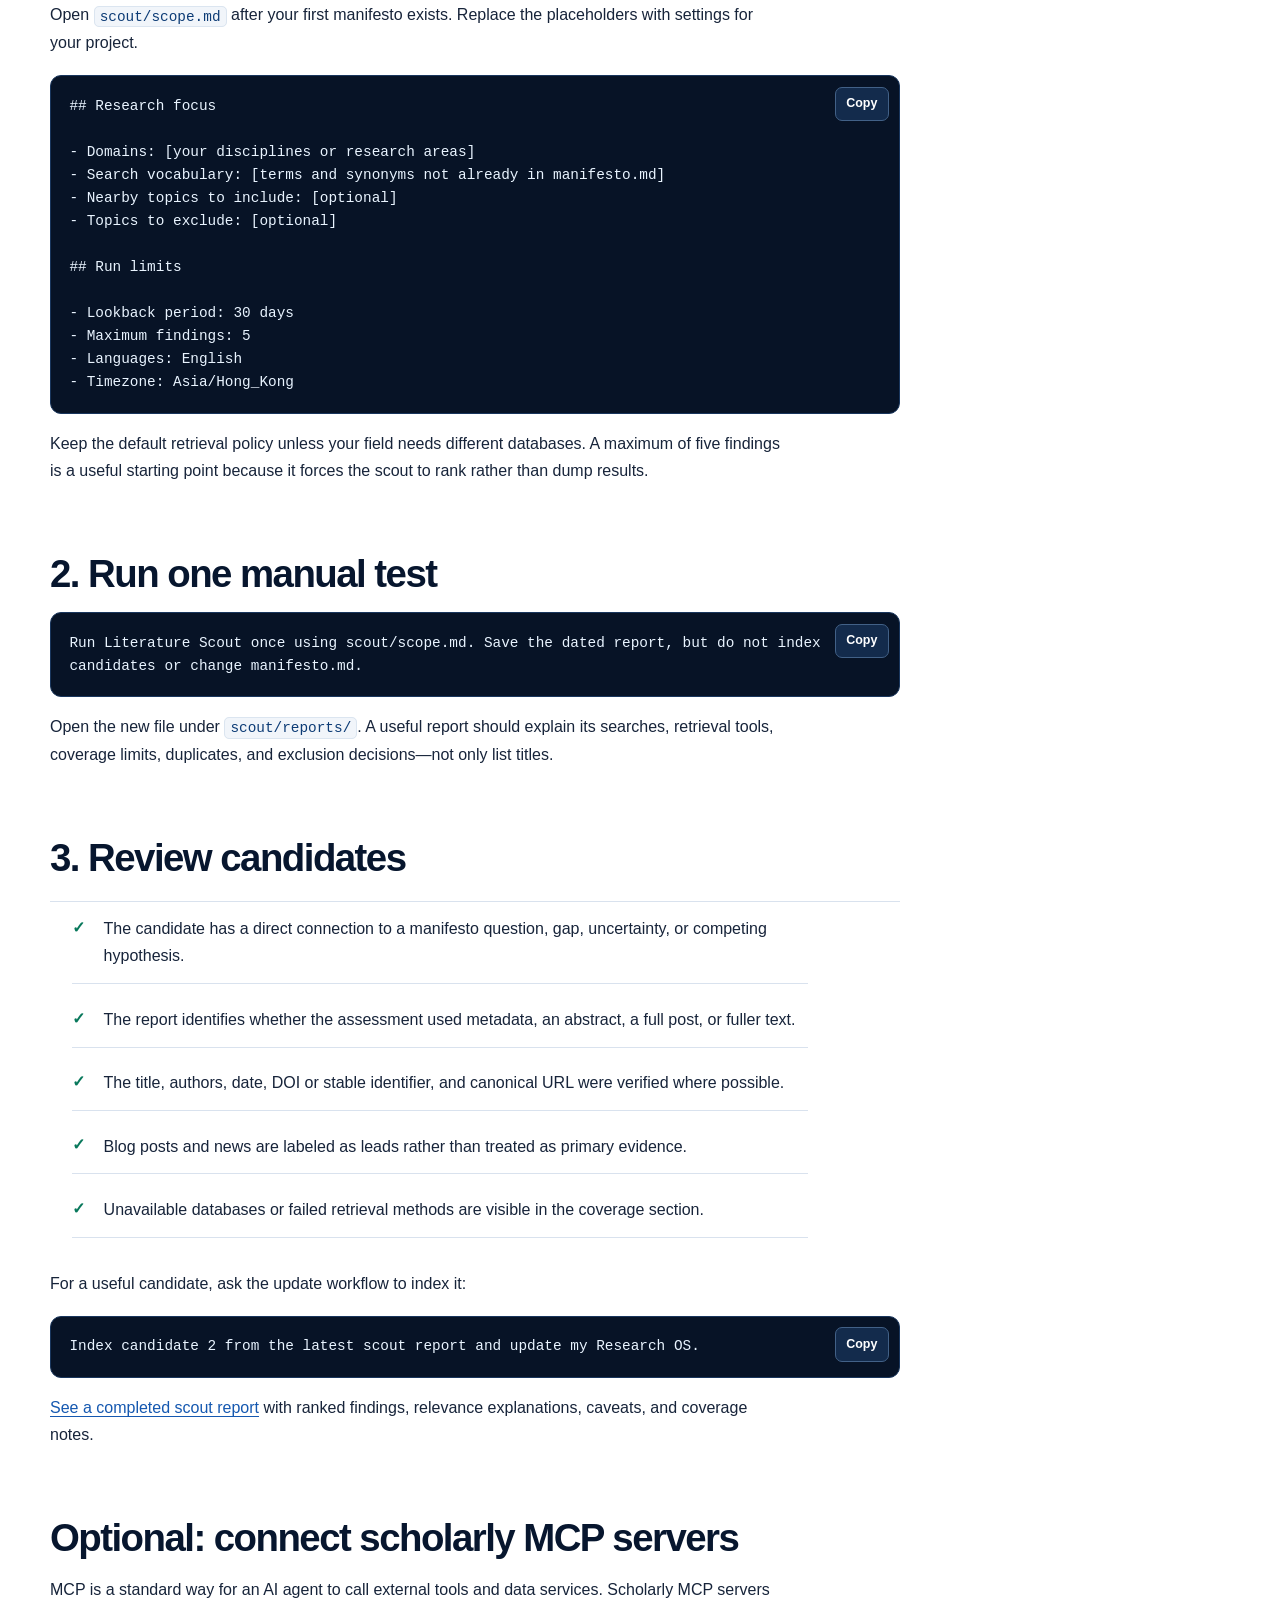
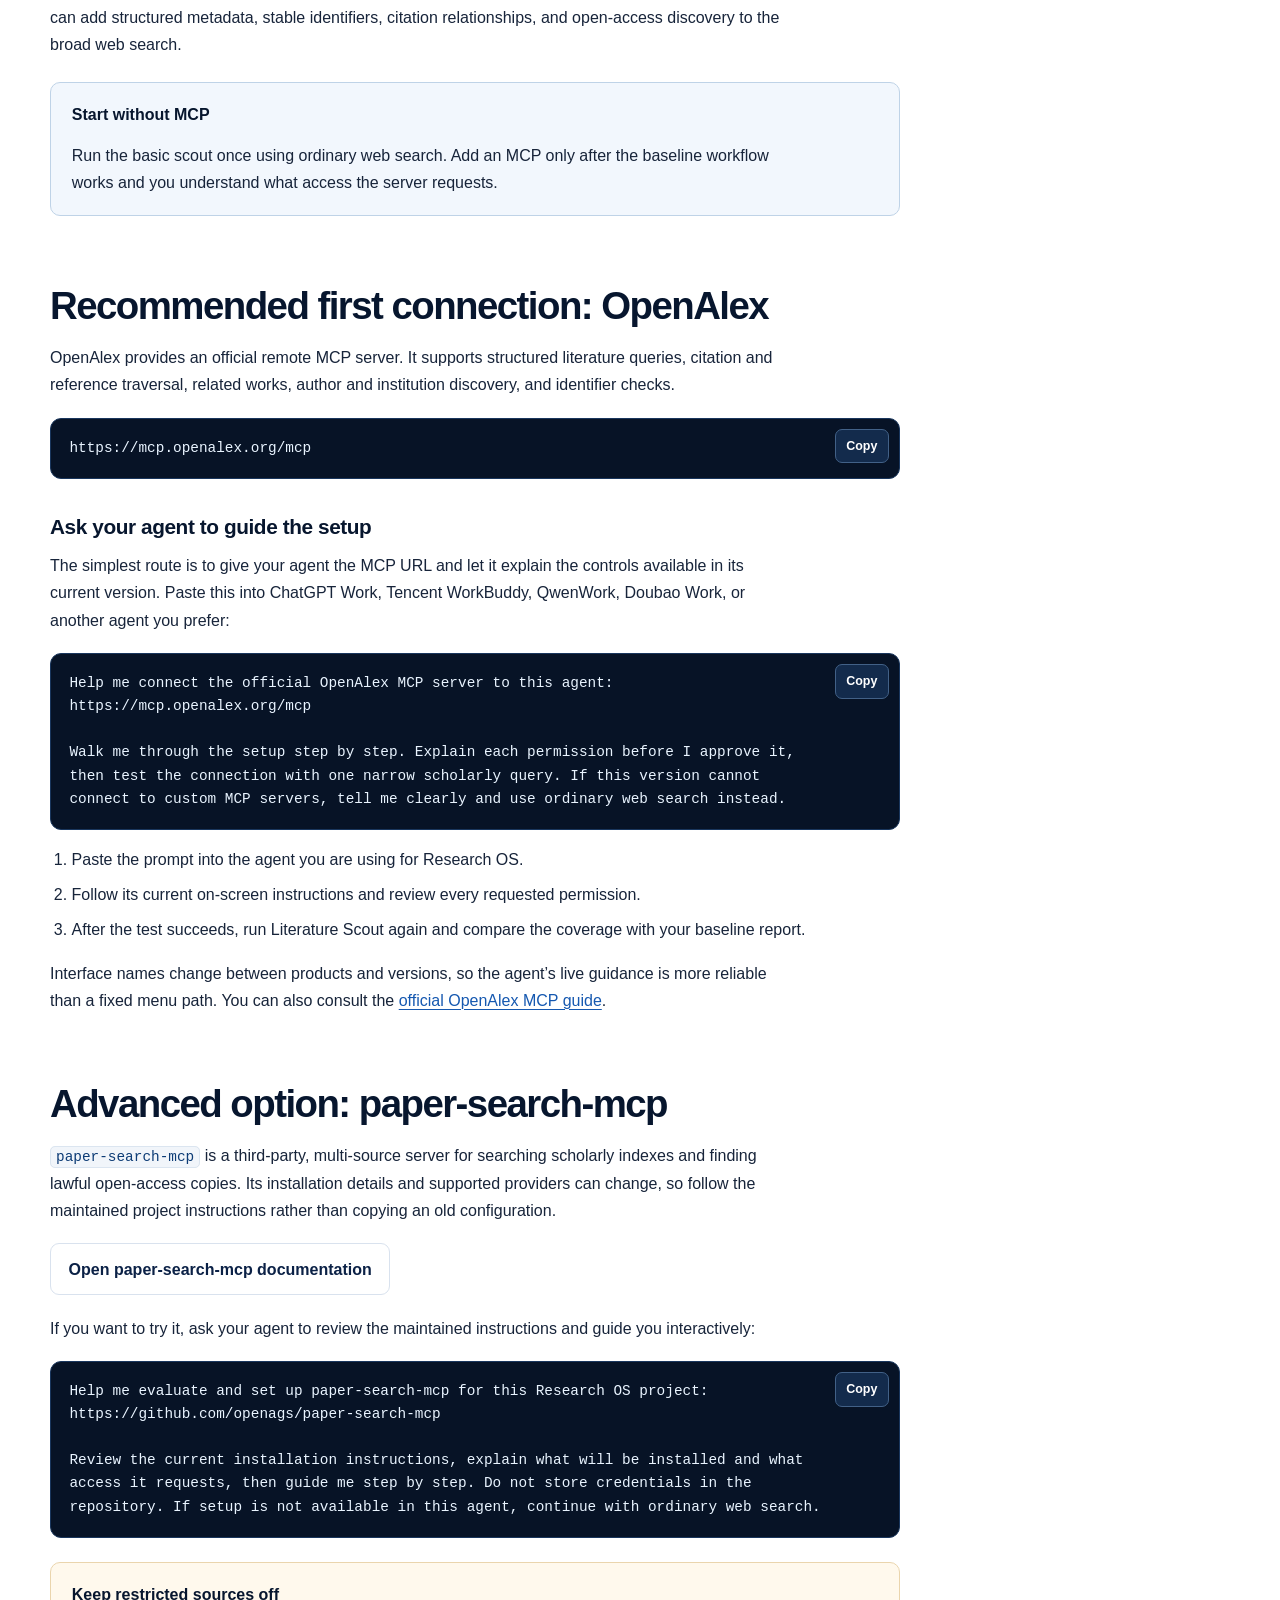
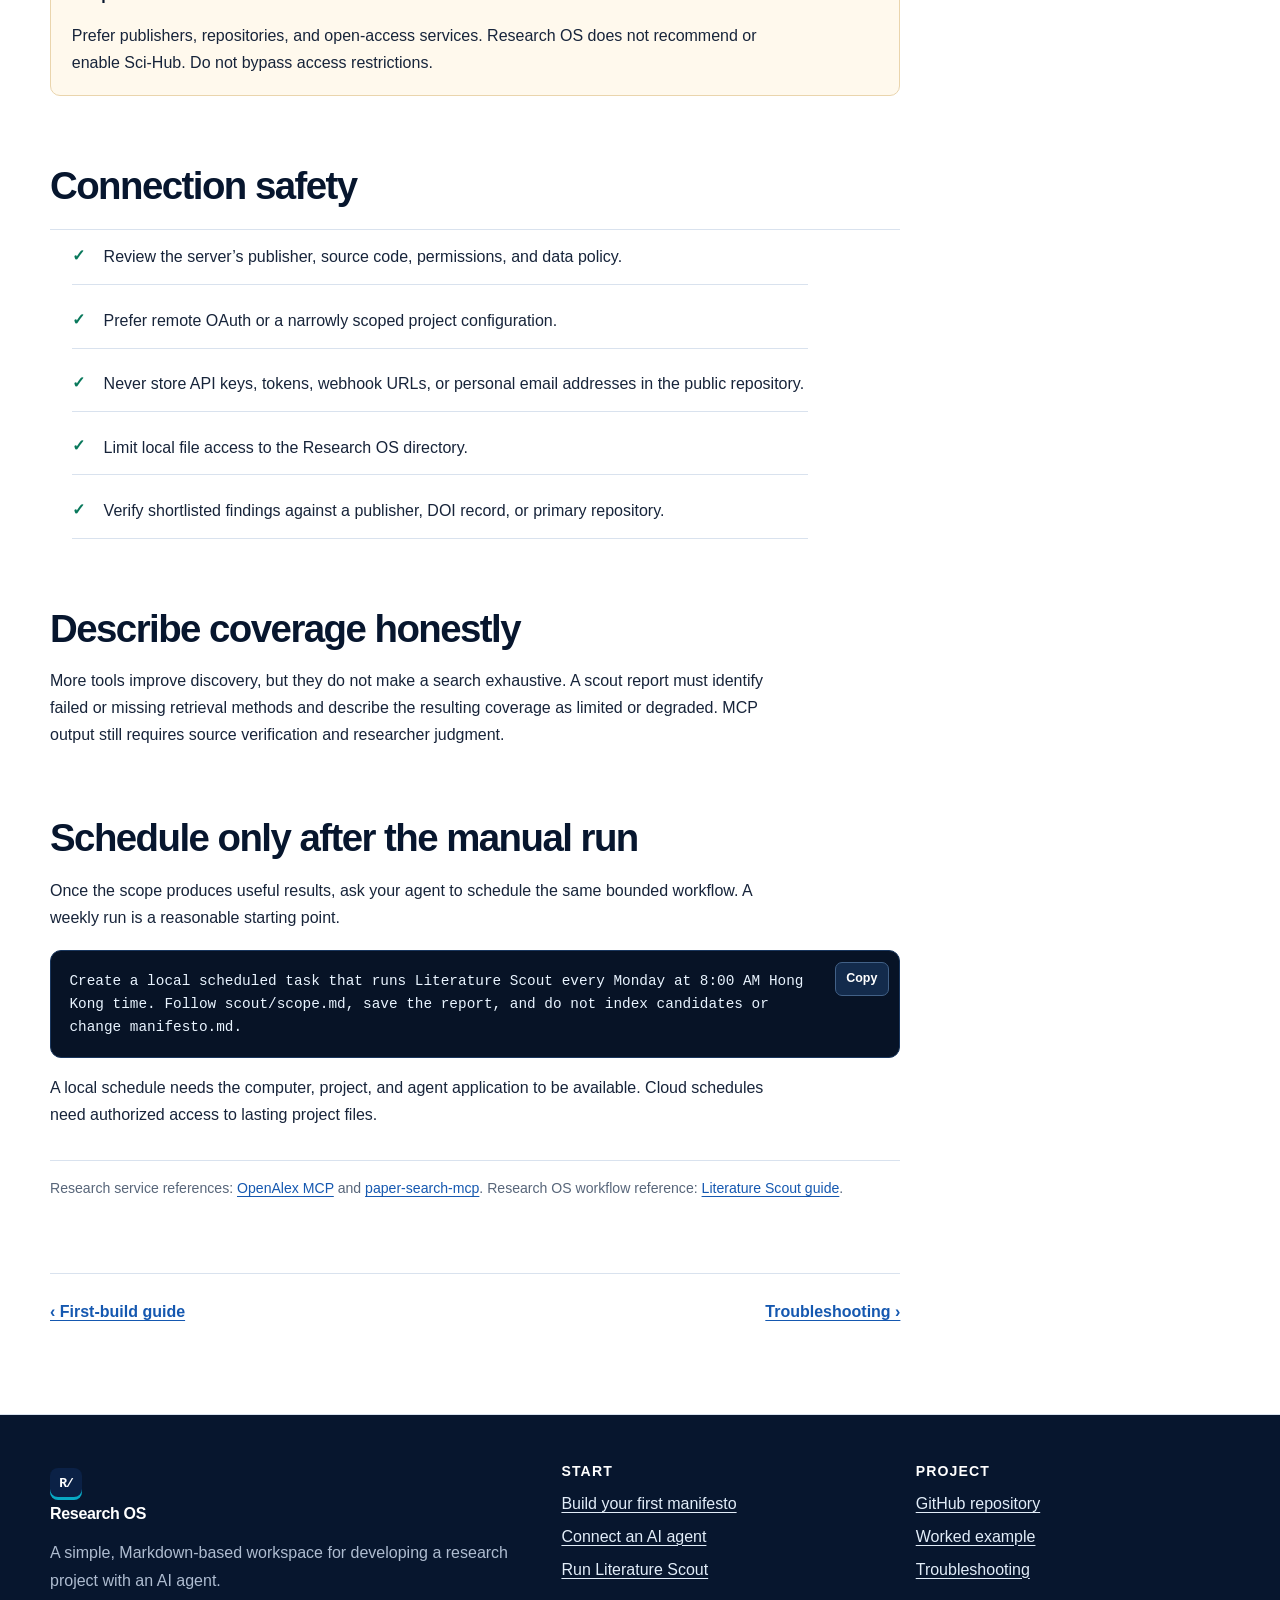
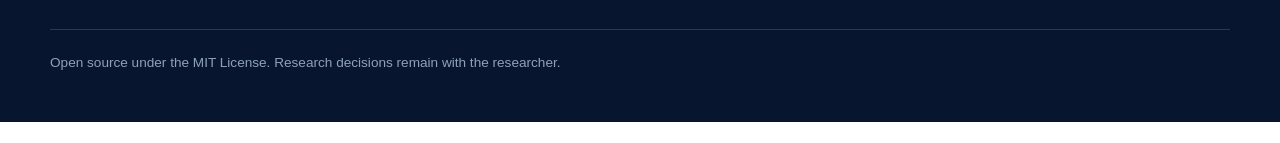
<file: docs/literature-search/index.html>
<!doctype html>
<html lang="en">
  <head>
    <meta charset="utf-8">
    <meta name="viewport" content="width=device-width, initial-scale=1">
    <title>Literature search — Research OS</title>
    <meta name="description" content="Configure Literature Scout, run a multi-channel search, and review scholarly candidates before adding them to Research OS.">
    <link rel="canonical" href="https://flyyufelix.github.io/research-os/literature-search/">
    <link rel="icon" type="image/svg+xml" href="data:image/svg+xml,%3Csvg xmlns='http://www.w3.org/2000/svg' viewBox='0 0 64 64'%3E%3Crect width='64' height='64' rx='14' fill='%230b2146'/%3E%3Cpath d='M16 17h23l9 9v21H16z' fill='white'/%3E%3Cpath d='M39 17v10h9' fill='%23dff8fc'/%3E%3Cpath d='M22 34h20M22 41h15' stroke='%231670d2' stroke-width='4' stroke-linecap='round'/%3E%3Crect y='55' width='64' height='9' fill='%2308a9c4'/%3E%3C/svg%3E">
    <script>document.documentElement.classList.add("js")</script>
    <link rel="stylesheet" href="../assets/styles.css?v=20260922">
    <script defer src="../assets/site.js?v=20260922"></script>
  </head>
  <body>
    <a class="skip-link" href="#main">Skip to content</a>
    <header class="site-header"><div class="nav-shell"><a class="brand" href="../" aria-label="Research OS home"><span class="brand-mark" aria-hidden="true">R/</span><span>Research OS</span></a><button class="menu-toggle" type="button" data-menu-toggle aria-expanded="false" aria-controls="site-nav">Menu</button><nav class="site-nav" id="site-nav" data-site-nav data-open="false" aria-label="Main navigation"><a href="../getting-started/">Get started</a><a href="../agents/">AI agents</a><a href="./" aria-current="page">Literature search</a><a href="../troubleshooting/">Help</a><a class="nav-github" href="https://github.com/flyyufelix/research-os">View on GitHub</a></nav></div></header>

    <main id="main">
      <section class="page-hero"><div class="shell"><div class="breadcrumbs"><a href="../">Home</a><span>/</span>Literature search</div><p class="eyebrow">Literature Scout</p><h1>Search from your research gaps</h1><p class="lede">Use the current manifesto to find recent work, missing evidence, competing explanations, and follow-ups to core sources. Review every candidate before it becomes part of the Research OS.</p></div></section>

      <section class="section">
        <div class="shell docs-layout">
          <article class="prose">
            <h2 id="how-it-works">How Literature Scout works</h2>
            <div class="definition"><p>Literature Scout produces a ranked discovery report for human review. It does not automatically index papers or change <code>manifesto.md</code>.</p></div>
            <p>Each run reads your manifesto, existing library, search scope, and previously seen candidates. It then searches several focused query lanes and records what worked, what failed, and what material it examined.</p>
            <ol class="instruction-list">
              <li><h3>Build queries from the manifesto</h3><p>Search the main direction, evidence gaps, competing hypotheses, and related work around core sources.</p></li>
              <li><h3>Use complementary channels</h3><p>Combine broad web discovery with structured scholarly metadata and citation links when those tools are available.</p></li>
              <li><h3>Deduplicate and rank</h3><p>Remove items already indexed or previously reported, then rank candidates by explicit relevance and source quality.</p></li>
              <li><h3>Save a reviewable report</h3><p>Record discovery path, verification source, material examined, caveats, and the candidate’s connection to the manifesto.</p></li>
            </ol>

            <h2 id="configure">1. Configure the search</h2>
            <p>Open <code>scout/scope.md</code> after your first manifesto exists. Replace the placeholders with settings for your project.</p>
            <div class="code-block"><pre><code>## Research focus

- Domains: [your disciplines or research areas]
- Search vocabulary: [terms and synonyms not already in manifesto.md]
- Nearby topics to include: [optional]
- Topics to exclude: [optional]

## Run limits

- Lookback period: 30 days
- Maximum findings: 5
- Languages: English
- Timezone: Asia/Hong_Kong</code></pre><button class="copy-button" type="button" data-copy>Copy</button></div>
            <p>Keep the default retrieval policy unless your field needs different databases. A maximum of five findings is a useful starting point because it forces the scout to rank rather than dump results.</p>

            <h2 id="manual-run">2. Run one manual test</h2>
            <div class="code-block"><pre><code>Run Literature Scout once using scout/scope.md. Save the dated report, but do not index candidates or change manifesto.md.</code></pre><button class="copy-button" type="button" data-copy>Copy</button></div>
            <p>Open the new file under <code>scout/reports/</code>. A useful report should explain its searches, retrieval tools, coverage limits, duplicates, and exclusion decisions—not only list titles.</p>

            <h2 id="review">3. Review candidates</h2>
            <ul class="checklist">
              <li>The candidate has a direct connection to a manifesto question, gap, uncertainty, or competing hypothesis.</li>
              <li>The report identifies whether the assessment used metadata, an abstract, a full post, or fuller text.</li>
              <li>The title, authors, date, DOI or stable identifier, and canonical URL were verified where possible.</li>
              <li>Blog posts and news are labeled as leads rather than treated as primary evidence.</li>
              <li>Unavailable databases or failed retrieval methods are visible in the coverage section.</li>
            </ul>
            <p>For a useful candidate, ask the update workflow to index it:</p>
            <div class="code-block"><pre><code>Index candidate 2 from the latest scout report and update my Research OS.</code></pre><button class="copy-button" type="button" data-copy>Copy</button></div>
            <p><a href="https://github.com/flyyufelix/research-os/blob/main/examples/music-and-studying/scout/reports/2026-08-30.md">See a completed scout report</a> with ranked findings, relevance explanations, caveats, and coverage notes.</p>

            <h2 id="mcp">Optional: connect scholarly MCP servers</h2>
            <p>MCP is a standard way for an AI agent to call external tools and data services. Scholarly MCP servers can add structured metadata, stable identifiers, citation relationships, and open-access discovery to the broad web search.</p>
            <div class="notice">
              <p class="notice-title">Start without MCP</p>
              <p>Run the basic scout once using ordinary web search. Add an MCP only after the baseline workflow works and you understand what access the server requests.</p>
            </div>

            <h2 id="openalex">Recommended first connection: OpenAlex</h2>
            <p>OpenAlex provides an official remote MCP server. It supports structured literature queries, citation and reference traversal, related works, author and institution discovery, and identifier checks.</p>
            <div class="code-block"><pre><code>https://mcp.openalex.org/mcp</code></pre><button class="copy-button" type="button" data-copy>Copy</button></div>
            <h3>Ask your agent to guide the setup</h3>
            <p>The simplest route is to give your agent the MCP URL and let it explain the controls available in its current version. Paste this into ChatGPT Work, Tencent WorkBuddy, QwenWork, Doubao Work, or another agent you prefer:</p>
            <div class="code-block"><pre><code>Help me connect the official OpenAlex MCP server to this agent:
https://mcp.openalex.org/mcp

Walk me through the setup step by step. Explain each permission before I approve it, then test the connection with one narrow scholarly query. If this version cannot connect to custom MCP servers, tell me clearly and use ordinary web search instead.</code></pre><button class="copy-button" type="button" data-copy>Copy</button></div>
            <ol>
              <li>Paste the prompt into the agent you are using for Research OS.</li>
              <li>Follow its current on-screen instructions and review every requested permission.</li>
              <li>After the test succeeds, run Literature Scout again and compare the coverage with your baseline report.</li>
            </ol>
            <p>Interface names change between products and versions, so the agent’s live guidance is more reliable than a fixed menu path. You can also consult the <a href="https://help.openalex.org/access/mcp/">official OpenAlex MCP guide</a>.</p>

            <h2 id="paper-search">Advanced option: paper-search-mcp</h2>
            <p><code>paper-search-mcp</code> is a third-party, multi-source server for searching scholarly indexes and finding lawful open-access copies. Its installation details and supported providers can change, so follow the maintained project instructions rather than copying an old configuration.</p>
            <p><a class="button secondary" href="https://github.com/openags/paper-search-mcp">Open paper-search-mcp documentation</a></p>
            <p>If you want to try it, ask your agent to review the maintained instructions and guide you interactively:</p>
            <div class="code-block"><pre><code>Help me evaluate and set up paper-search-mcp for this Research OS project:
https://github.com/openags/paper-search-mcp

Review the current installation instructions, explain what will be installed and what access it requests, then guide me step by step. Do not store credentials in the repository. If setup is not available in this agent, continue with ordinary web search.</code></pre><button class="copy-button" type="button" data-copy>Copy</button></div>
            <div class="notice warning">
              <p class="notice-title">Keep restricted sources off</p>
              <p>Prefer publishers, repositories, and open-access services. Research OS does not recommend or enable Sci-Hub. Do not bypass access restrictions.</p>
            </div>

            <h2 id="security">Connection safety</h2>
            <ul class="checklist">
              <li>Review the server’s publisher, source code, permissions, and data policy.</li>
              <li>Prefer remote OAuth or a narrowly scoped project configuration.</li>
              <li>Never store API keys, tokens, webhook URLs, or personal email addresses in the public repository.</li>
              <li>Limit local file access to the Research OS directory.</li>
              <li>Verify shortlisted findings against a publisher, DOI record, or primary repository.</li>
            </ul>

            <h2 id="coverage">Describe coverage honestly</h2>
            <p>More tools improve discovery, but they do not make a search exhaustive. A scout report must identify failed or missing retrieval methods and describe the resulting coverage as limited or degraded. MCP output still requires source verification and researcher judgment.</p>

            <h2 id="schedule">Schedule only after the manual run</h2>
            <p>Once the scope produces useful results, ask your agent to schedule the same bounded workflow. A weekly run is a reasonable starting point.</p>
            <div class="code-block"><pre><code>Create a local scheduled task that runs Literature Scout every Monday at 8:00 AM Hong Kong time. Follow scout/scope.md, save the report, and do not index candidates or change manifesto.md.</code></pre><button class="copy-button" type="button" data-copy>Copy</button></div>
            <p>A local schedule needs the computer, project, and agent application to be available. Cloud schedules need authorized access to lasting project files.</p>

            <div class="source-list">Research service references: <a href="https://help.openalex.org/access/mcp/">OpenAlex MCP</a> and <a href="https://github.com/openags/paper-search-mcp">paper-search-mcp</a>. Research OS workflow reference: <a href="https://github.com/flyyufelix/research-os/blob/main/scout/README.md">Literature Scout guide</a>.</div>
            <div class="next-nav"><a href="../getting-started/">‹ First-build guide</a><a href="../troubleshooting/">Troubleshooting ›</a></div>
          </article>
          <aside class="toc" aria-label="On this page"><h2>On this page</h2><a href="#how-it-works">How it works</a><a href="#configure">Configure</a><a href="#manual-run">Manual run</a><a href="#review">Review candidates</a><a href="#mcp">MCP overview</a><a href="#openalex">OpenAlex</a><a href="#paper-search">paper-search-mcp</a><a href="#security">Security</a><a href="#coverage">Coverage</a><a href="#schedule">Scheduling</a></aside>
        </div>
      </section>
    </main>
    <footer class="site-footer"><div class="shell"><div class="footer-grid"><div><a class="brand" href="../"><span class="brand-mark" aria-hidden="true">R/</span><span style="color:white">Research OS</span></a><p>A simple, Markdown-based workspace for developing a research project with an AI agent.</p></div><div><h2>Start</h2><a href="../getting-started/">Build your first manifesto</a><a href="../agents/">Connect an AI agent</a><a href="./">Run Literature Scout</a></div><div><h2>Project</h2><a href="https://github.com/flyyufelix/research-os">GitHub repository</a><a href="https://github.com/flyyufelix/research-os/tree/main/examples/music-and-studying">Worked example</a><a href="../troubleshooting/">Troubleshooting</a></div></div><div class="footer-note">Open source under the MIT License. Research decisions remain with the researcher.</div></div></footer>
  </body>
</html>
</file>
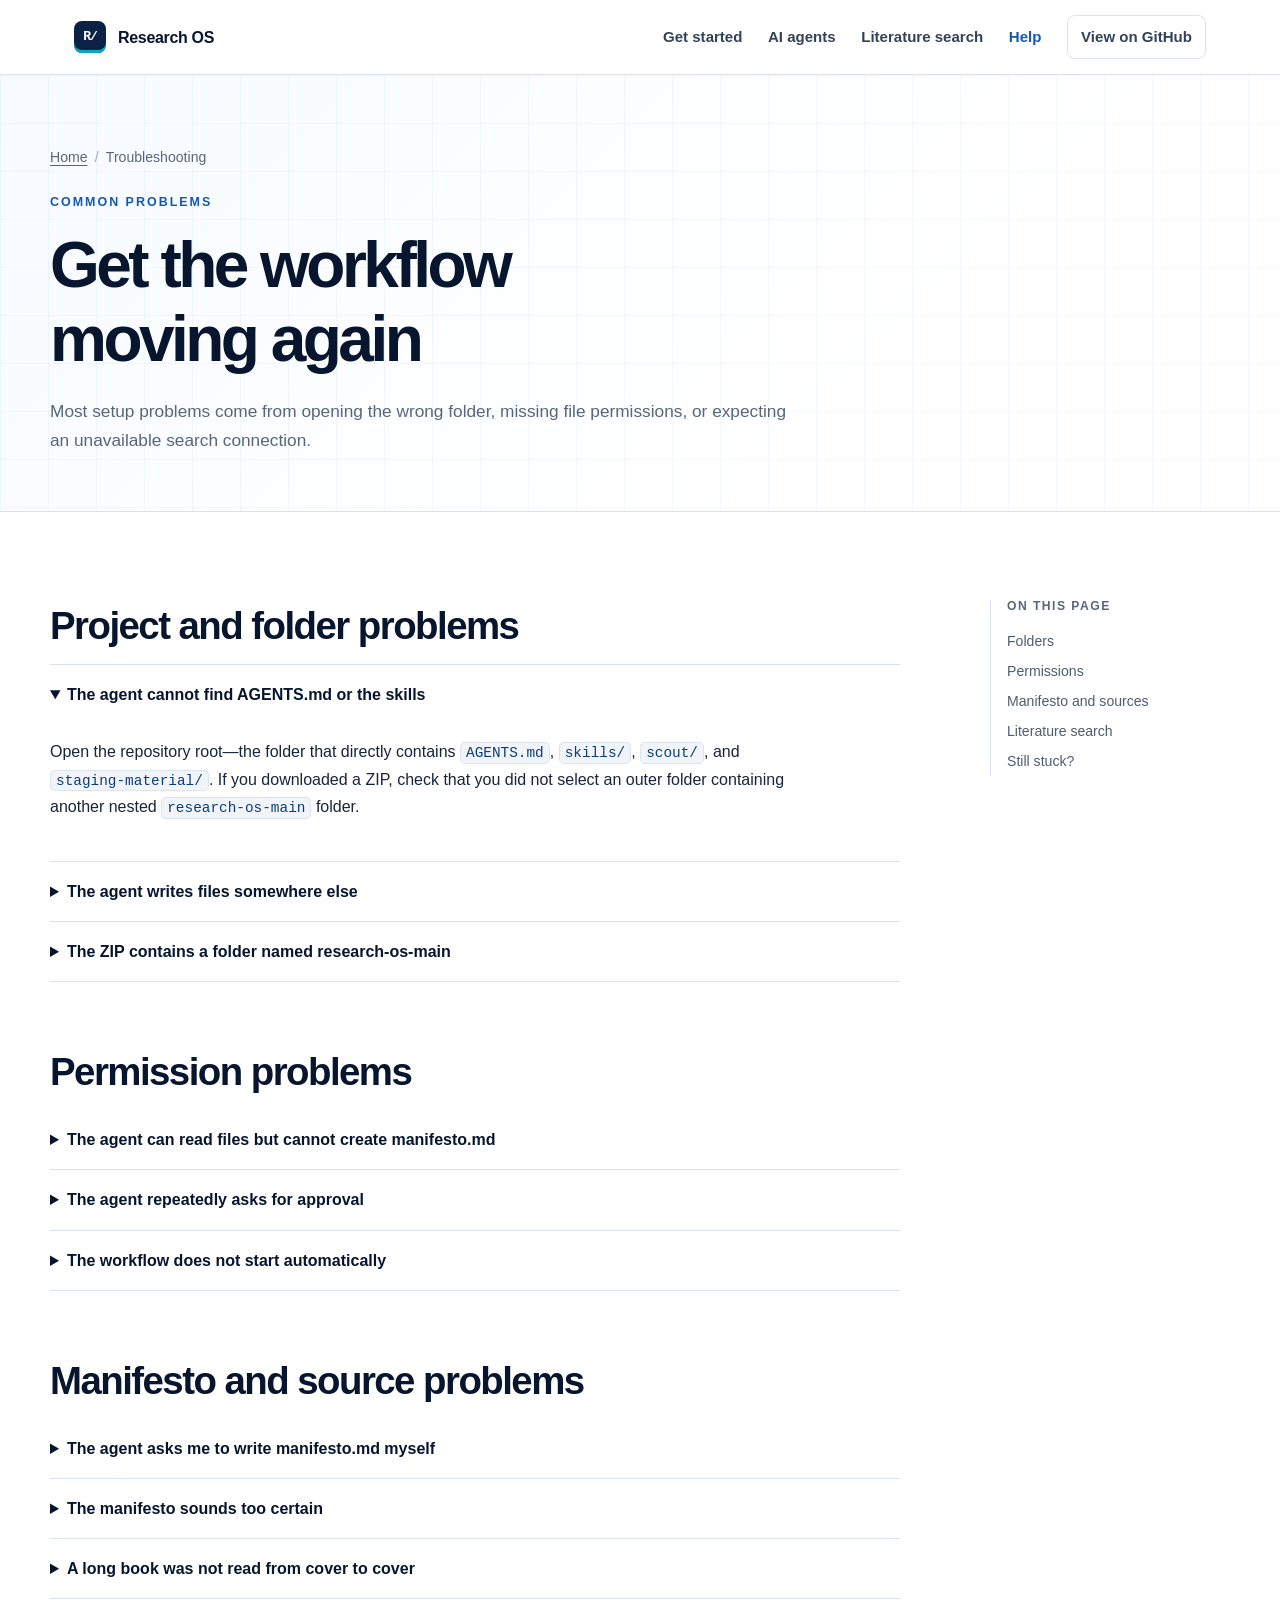
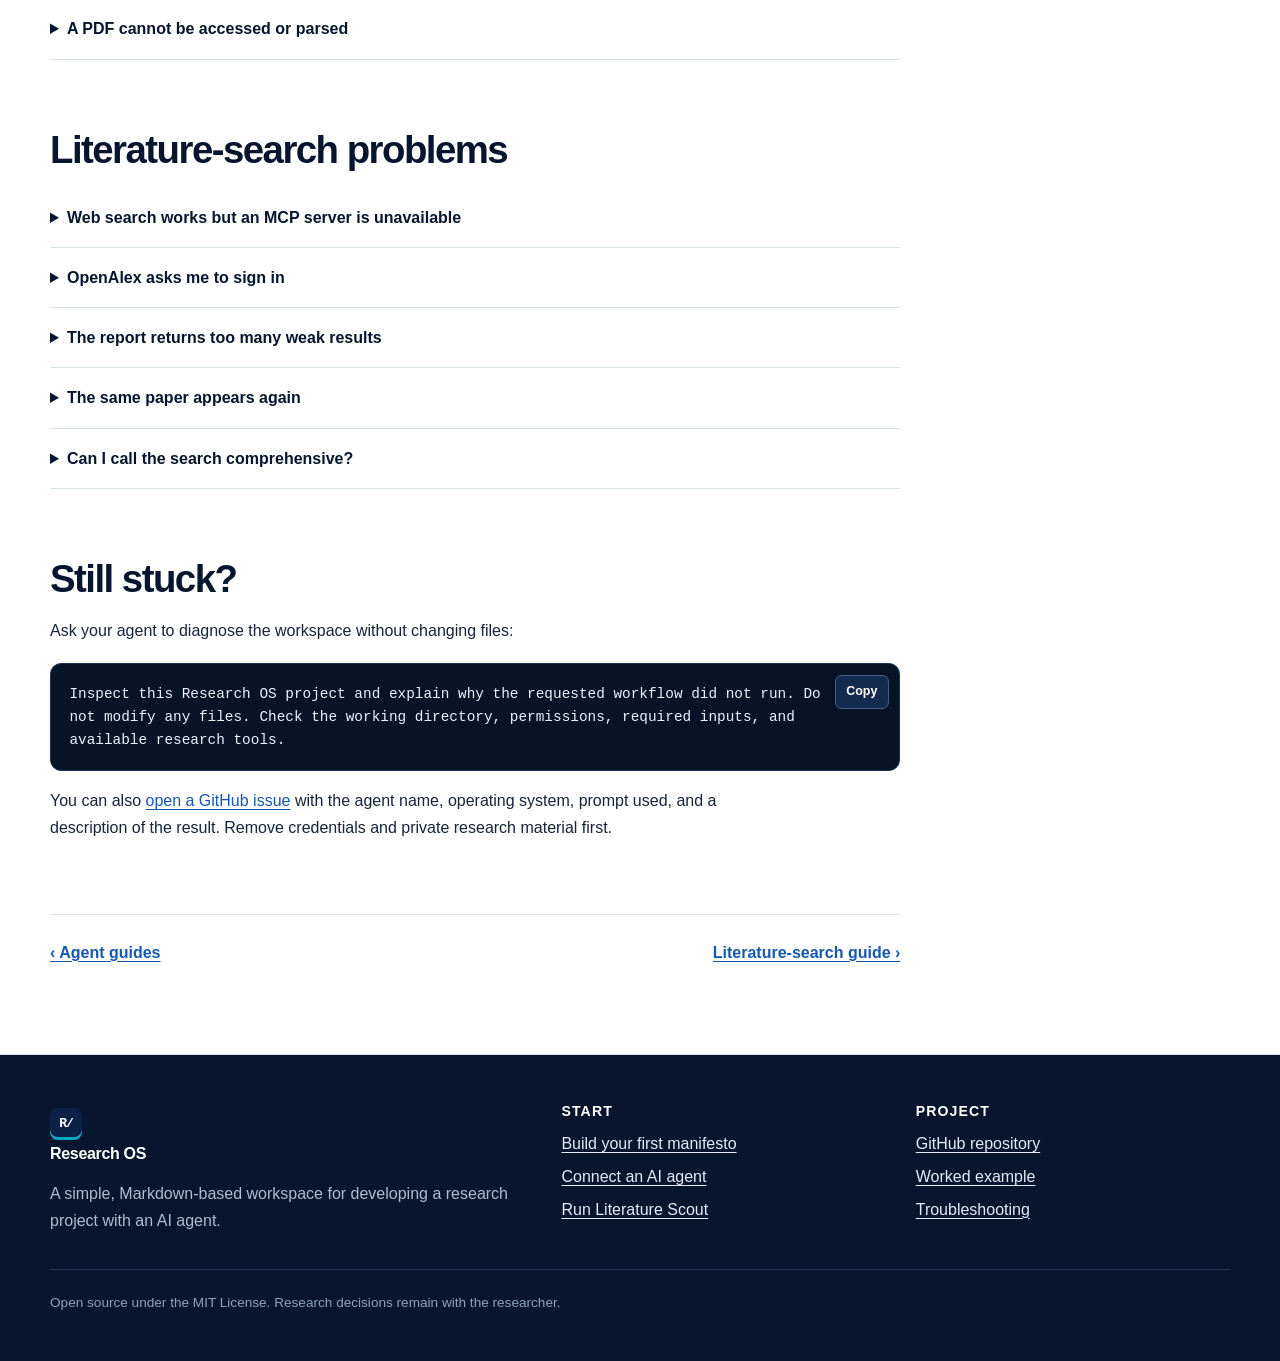
<file: docs/troubleshooting/index.html>
<!doctype html>
<html lang="en">
  <head>
    <meta charset="utf-8"><meta name="viewport" content="width=device-width, initial-scale=1">
    <title>Troubleshooting — Research OS</title>
    <meta name="description" content="Fix common Research OS setup, project-folder, permission, source-reading, and literature-search problems.">
    <link rel="canonical" href="https://flyyufelix.github.io/research-os/troubleshooting/">
    <link rel="icon" type="image/svg+xml" href="data:image/svg+xml,%3Csvg xmlns='http://www.w3.org/2000/svg' viewBox='0 0 64 64'%3E%3Crect width='64' height='64' rx='14' fill='%230b2146'/%3E%3Cpath d='M16 17h23l9 9v21H16z' fill='white'/%3E%3Cpath d='M39 17v10h9' fill='%23dff8fc'/%3E%3Cpath d='M22 34h20M22 41h15' stroke='%231670d2' stroke-width='4' stroke-linecap='round'/%3E%3Crect y='55' width='64' height='9' fill='%2308a9c4'/%3E%3C/svg%3E">
    <script>document.documentElement.classList.add("js")</script><link rel="stylesheet" href="../assets/styles.css?v=20260922"><script defer src="../assets/site.js?v=20260922"></script>
  </head>
  <body>
    <a class="skip-link" href="#main">Skip to content</a>
    <header class="site-header"><div class="nav-shell"><a class="brand" href="../" aria-label="Research OS home"><span class="brand-mark" aria-hidden="true">R/</span><span>Research OS</span></a><button class="menu-toggle" type="button" data-menu-toggle aria-expanded="false" aria-controls="site-nav">Menu</button><nav class="site-nav" id="site-nav" data-site-nav data-open="false" aria-label="Main navigation"><a href="../getting-started/">Get started</a><a href="../agents/">AI agents</a><a href="../literature-search/">Literature search</a><a href="./" aria-current="page">Help</a><a class="nav-github" href="https://github.com/flyyufelix/research-os">View on GitHub</a></nav></div></header>
    <main id="main">
      <section class="page-hero"><div class="shell"><div class="breadcrumbs"><a href="../">Home</a><span>/</span>Troubleshooting</div><p class="eyebrow">Common problems</p><h1>Get the workflow moving again</h1><p class="lede">Most setup problems come from opening the wrong folder, missing file permissions, or expecting an unavailable search connection.</p></div></section>
      <section class="section"><div class="shell docs-layout"><article class="prose">
        <h2 id="folder">Project and folder problems</h2>
        <details open><summary>The agent cannot find AGENTS.md or the skills</summary><div><p>Open the repository root—the folder that directly contains <code>AGENTS.md</code>, <code>skills/</code>, <code>scout/</code>, and <code>staging-material/</code>. If you downloaded a ZIP, check that you did not select an outer folder containing another nested <code>research-os-main</code> folder.</p></div></details>
        <details><summary>The agent writes files somewhere else</summary><div><p>Create a new local task and select the Research OS directory before sending the prompt. Confirm that the task’s displayed working directory matches the repository root.</p></div></details>
        <details><summary>The ZIP contains a folder named research-os-main</summary><div><p>That is normal. You may rename it to <code>research-os</code>. Open this extracted folder directly in the agent.</p></div></details>

        <h2 id="permissions">Permission problems</h2>
        <details><summary>The agent can read files but cannot create manifesto.md</summary><div><p>Grant read and write access to the Research OS directory. You do not need to grant access to your home folder, entire drive, or unrelated projects.</p></div></details>
        <details><summary>The agent repeatedly asks for approval</summary><div><p>Approve ordinary file creation inside the selected project as needed. Keep review checkpoints for actions outside the folder, external messages, credentials, deletions, and other consequential operations.</p></div></details>
        <details><summary>The workflow does not start automatically</summary><div><p>Use an explicit instruction:</p><div class="code-block"><pre><code>Read AGENTS.md and skills/bootstrap-research-os/SKILL.md completely, then build my Research OS using everything in staging-material.</code></pre><button class="copy-button" type="button" data-copy>Copy</button></div></div></details>

        <h2 id="manifesto">Manifesto and source problems</h2>
        <details><summary>The agent asks me to write manifesto.md myself</summary><div><p>You only need to write the starting material in <code>staging-material/ideas.md</code>. Ask the agent to follow the bootstrap workflow; it should preserve your starting ideas and draft the manifesto for review.</p></div></details>
        <details><summary>The manifesto sounds too certain</summary><div><p>Do not approve it. Ask the agent to distinguish source-supported claims, your own statements, agent interpretation, and uncertainty. Preserve competing hypotheses and state what evidence could change the current view.</p></div></details>
        <details><summary>A long book was not read from cover to cover</summary><div><p>This is expected. Research OS maps long works, then closely reads selected sections that can affect the research direction. Check the source note for exact chapters or pages examined.</p></div></details>
        <details><summary>A PDF cannot be accessed or parsed</summary><div><p>Keep the source in staging, record the failure, and continue with accessible material. Try a lawful open-access copy or a text-enabled PDF. Do not claim the inaccessible source was reviewed.</p></div></details>

        <h2 id="search">Literature-search problems</h2>
        <details><summary>Web search works but an MCP server is unavailable</summary><div><p>Continue the scout with web search and any other available scholarly connection. The report should name the missing method and describe structured or citation-graph coverage as limited.</p></div></details>
        <details><summary>OpenAlex asks me to sign in</summary><div><p>The official OpenAlex remote MCP uses account authorization. Confirm that you are on <code>mcp.openalex.org</code>, review the access request, and do not paste tokens into the repository.</p></div></details>
        <details><summary>The report returns too many weak results</summary><div><p>Narrow <code>scout/scope.md</code>: add field-specific terms, exclusions, important populations, locations, methods, or core sources. Keep the maximum findings small while tuning.</p></div></details>
        <details><summary>The same paper appears again</summary><div><p>Check <code>scout/_seen.md</code> and <code>library/_index.md</code>. Literature Scout should deduplicate by DOI or another stable identifier before using normalized title and year.</p></div></details>
        <details><summary>Can I call the search comprehensive?</summary><div><p>Only make a strong coverage claim when every required method was attempted successfully and the scope justifies it. Otherwise describe what was searched and state the limitations directly.</p></div></details>

        <h2 id="still-stuck">Still stuck?</h2>
        <p>Ask your agent to diagnose the workspace without changing files:</p>
        <div class="code-block"><pre><code>Inspect this Research OS project and explain why the requested workflow did not run. Do not modify any files. Check the working directory, permissions, required inputs, and available research tools.</code></pre><button class="copy-button" type="button" data-copy>Copy</button></div>
        <p>You can also <a href="https://github.com/flyyufelix/research-os/issues">open a GitHub issue</a> with the agent name, operating system, prompt used, and a description of the result. Remove credentials and private research material first.</p>
        <div class="next-nav"><a href="../agents/">‹ Agent guides</a><a href="../literature-search/">Literature-search guide ›</a></div>
      </article><aside class="toc" aria-label="On this page"><h2>On this page</h2><a href="#folder">Folders</a><a href="#permissions">Permissions</a><a href="#manifesto">Manifesto and sources</a><a href="#search">Literature search</a><a href="#still-stuck">Still stuck?</a></aside></div></section>
    </main>
    <footer class="site-footer"><div class="shell"><div class="footer-grid"><div><a class="brand" href="../"><span class="brand-mark" aria-hidden="true">R/</span><span style="color:white">Research OS</span></a><p>A simple, Markdown-based workspace for developing a research project with an AI agent.</p></div><div><h2>Start</h2><a href="../getting-started/">Build your first manifesto</a><a href="../agents/">Connect an AI agent</a><a href="../literature-search/">Run Literature Scout</a></div><div><h2>Project</h2><a href="https://github.com/flyyufelix/research-os">GitHub repository</a><a href="https://github.com/flyyufelix/research-os/tree/main/examples/music-and-studying">Worked example</a><a href="./">Troubleshooting</a></div></div><div class="footer-note">Open source under the MIT License. Research decisions remain with the researcher.</div></div></footer>
  </body>
</html>
</file>
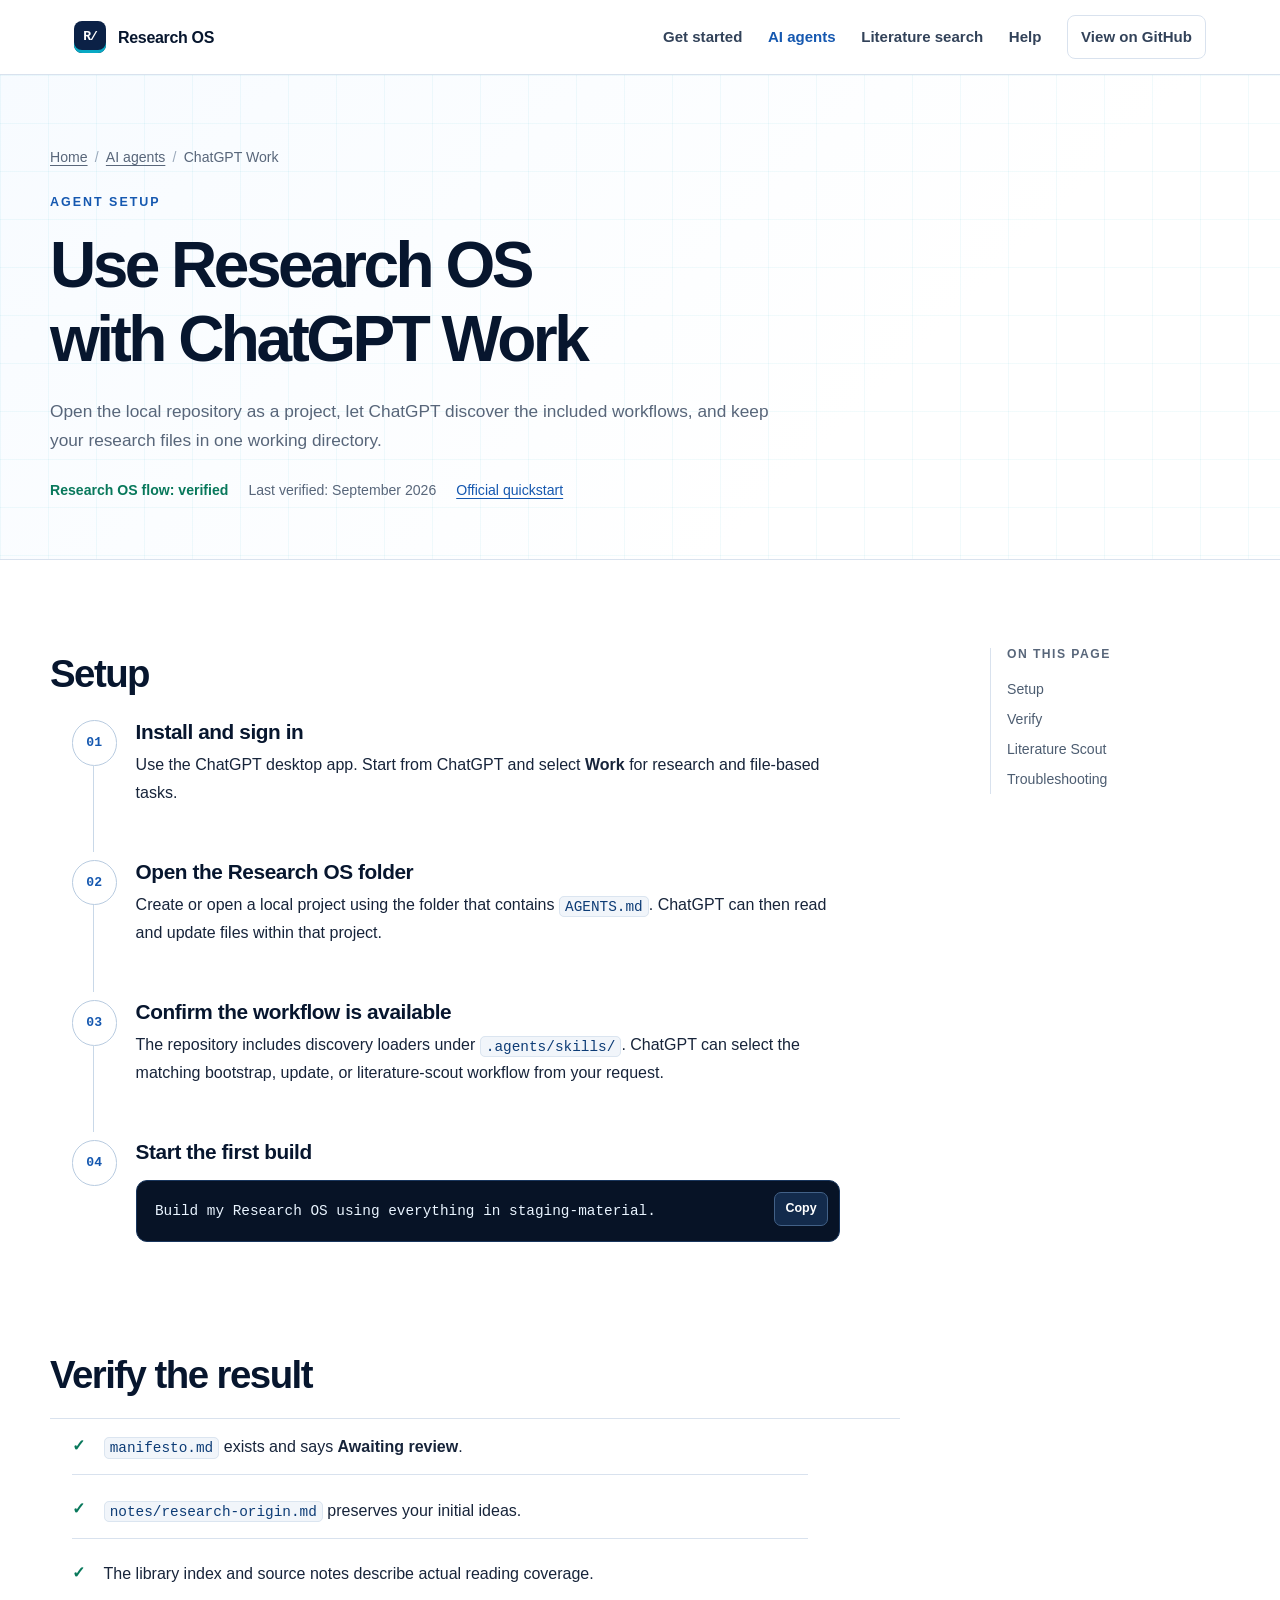
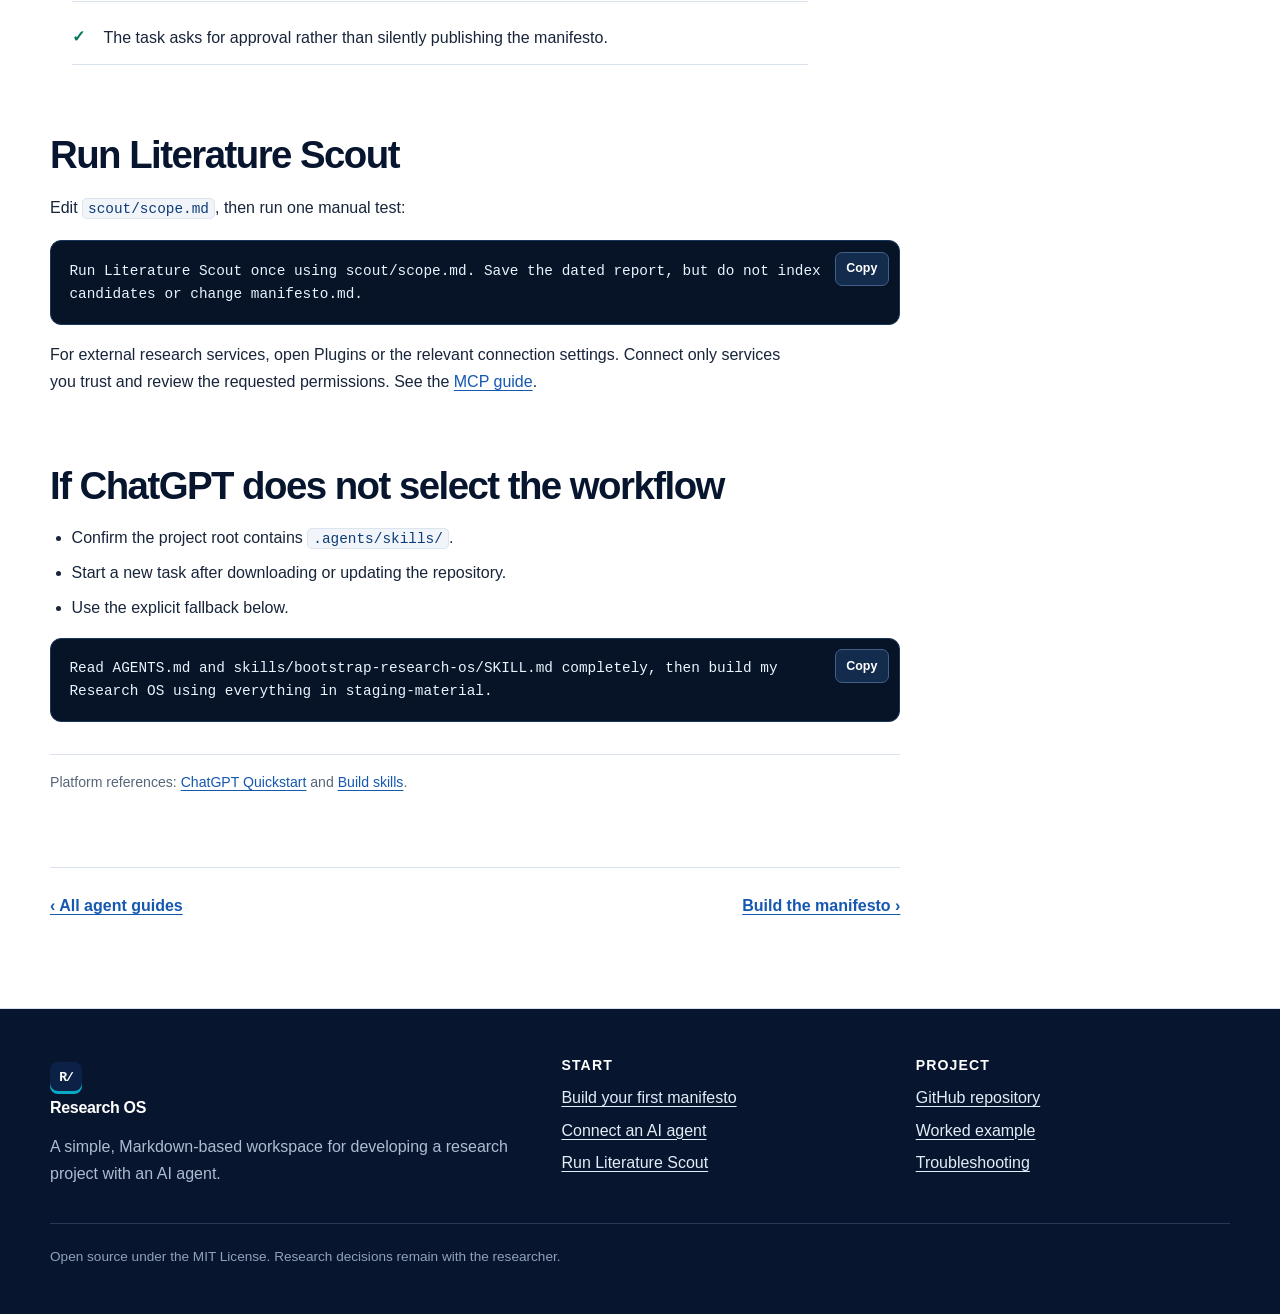
<file: docs/agents/chatgpt-work/index.html>
<!doctype html>
<html lang="en">
  <head>
    <meta charset="utf-8"><meta name="viewport" content="width=device-width, initial-scale=1">
    <title>ChatGPT Work setup — Research OS</title>
    <meta name="description" content="Open Research OS in ChatGPT Work, build manifesto.md, and run Literature Scout.">
    <link rel="canonical" href="https://flyyufelix.github.io/research-os/agents/chatgpt-work/">
    <link rel="icon" type="image/svg+xml" href="data:image/svg+xml,%3Csvg xmlns='http://www.w3.org/2000/svg' viewBox='0 0 64 64'%3E%3Crect width='64' height='64' rx='14' fill='%230b2146'/%3E%3Cpath d='M16 17h23l9 9v21H16z' fill='white'/%3E%3Cpath d='M39 17v10h9' fill='%23dff8fc'/%3E%3Cpath d='M22 34h20M22 41h15' stroke='%231670d2' stroke-width='4' stroke-linecap='round'/%3E%3Crect y='55' width='64' height='9' fill='%2308a9c4'/%3E%3C/svg%3E">
    <script>document.documentElement.classList.add("js")</script><link rel="stylesheet" href="../../assets/styles.css?v=20260922"><script defer src="../../assets/site.js?v=20260922"></script>
  </head>
  <body>
    <a class="skip-link" href="#main">Skip to content</a>
    <header class="site-header"><div class="nav-shell"><a class="brand" href="../../" aria-label="Research OS home"><span class="brand-mark" aria-hidden="true">R/</span><span>Research OS</span></a><button class="menu-toggle" type="button" data-menu-toggle aria-expanded="false" aria-controls="site-nav">Menu</button><nav class="site-nav" id="site-nav" data-site-nav data-open="false" aria-label="Main navigation"><a href="../../getting-started/">Get started</a><a href="../" aria-current="page">AI agents</a><a href="../../literature-search/">Literature search</a><a href="../../troubleshooting/">Help</a><a class="nav-github" href="https://github.com/flyyufelix/research-os">View on GitHub</a></nav></div></header>
    <main id="main">
      <section class="page-hero"><div class="shell"><div class="breadcrumbs"><a href="../../">Home</a><span>/</span><a href="../">AI agents</a><span>/</span>ChatGPT Work</div><p class="eyebrow">Agent setup</p><h1>Use Research OS with ChatGPT Work</h1><p class="lede">Open the local repository as a project, let ChatGPT discover the included workflows, and keep your research files in one working directory.</p><div class="meta-row"><strong>Research OS flow: verified</strong><span>Last verified: September 2026</span><a href="https://learn.chatgpt.com/docs/quickstart">Official quickstart</a></div></div></section>
      <section class="section"><div class="shell docs-layout"><article class="prose">
        <h2 id="setup">Setup</h2>
        <ol class="instruction-list">
          <li><h3>Install and sign in</h3><p>Use the ChatGPT desktop app. Start from ChatGPT and select <strong>Work</strong> for research and file-based tasks.</p></li>
          <li><h3>Open the Research OS folder</h3><p>Create or open a local project using the folder that contains <code>AGENTS.md</code>. ChatGPT can then read and update files within that project.</p></li>
          <li><h3>Confirm the workflow is available</h3><p>The repository includes discovery loaders under <code>.agents/skills/</code>. ChatGPT can select the matching bootstrap, update, or literature-scout workflow from your request.</p></li>
          <li><h3>Start the first build</h3><div class="code-block"><pre><code>Build my Research OS using everything in staging-material.</code></pre><button class="copy-button" type="button" data-copy>Copy</button></div></li>
        </ol>

        <h2 id="verify">Verify the result</h2>
        <ul class="checklist"><li><code>manifesto.md</code> exists and says <strong>Awaiting review</strong>.</li><li><code>notes/research-origin.md</code> preserves your initial ideas.</li><li>The library index and source notes describe actual reading coverage.</li><li>The task asks for approval rather than silently publishing the manifesto.</li></ul>

        <h2 id="scout">Run Literature Scout</h2>
        <p>Edit <code>scout/scope.md</code>, then run one manual test:</p>
        <div class="code-block"><pre><code>Run Literature Scout once using scout/scope.md. Save the dated report, but do not index candidates or change manifesto.md.</code></pre><button class="copy-button" type="button" data-copy>Copy</button></div>
        <p>For external research services, open Plugins or the relevant connection settings. Connect only services you trust and review the requested permissions. See the <a href="../../literature-search/#mcp">MCP guide</a>.</p>

        <h2 id="troubleshoot">If ChatGPT does not select the workflow</h2>
        <ul><li>Confirm the project root contains <code>.agents/skills/</code>.</li><li>Start a new task after downloading or updating the repository.</li><li>Use the explicit fallback below.</li></ul>
        <div class="code-block"><pre><code>Read AGENTS.md and skills/bootstrap-research-os/SKILL.md completely, then build my Research OS using everything in staging-material.</code></pre><button class="copy-button" type="button" data-copy>Copy</button></div>
        <div class="source-list">Platform references: <a href="https://learn.chatgpt.com/docs/quickstart">ChatGPT Quickstart</a> and <a href="https://learn.chatgpt.com/docs/build-skills">Build skills</a>.</div>
        <div class="next-nav"><a href="../">‹ All agent guides</a><a href="../../getting-started/">Build the manifesto ›</a></div>
      </article><aside class="toc" aria-label="On this page"><h2>On this page</h2><a href="#setup">Setup</a><a href="#verify">Verify</a><a href="#scout">Literature Scout</a><a href="#troubleshoot">Troubleshooting</a></aside></div></section>
    </main>
    <footer class="site-footer"><div class="shell"><div class="footer-grid"><div><a class="brand" href="../../"><span class="brand-mark" aria-hidden="true">R/</span><span style="color:white">Research OS</span></a><p>A simple, Markdown-based workspace for developing a research project with an AI agent.</p></div><div><h2>Start</h2><a href="../../getting-started/">Build your first manifesto</a><a href="../">Connect an AI agent</a><a href="../../literature-search/">Run Literature Scout</a></div><div><h2>Project</h2><a href="https://github.com/flyyufelix/research-os">GitHub repository</a><a href="https://github.com/flyyufelix/research-os/tree/main/examples/music-and-studying">Worked example</a><a href="../../troubleshooting/">Troubleshooting</a></div></div><div class="footer-note">Open source under the MIT License. Research decisions remain with the researcher.</div></div></footer>
  </body>
</html>
</file>
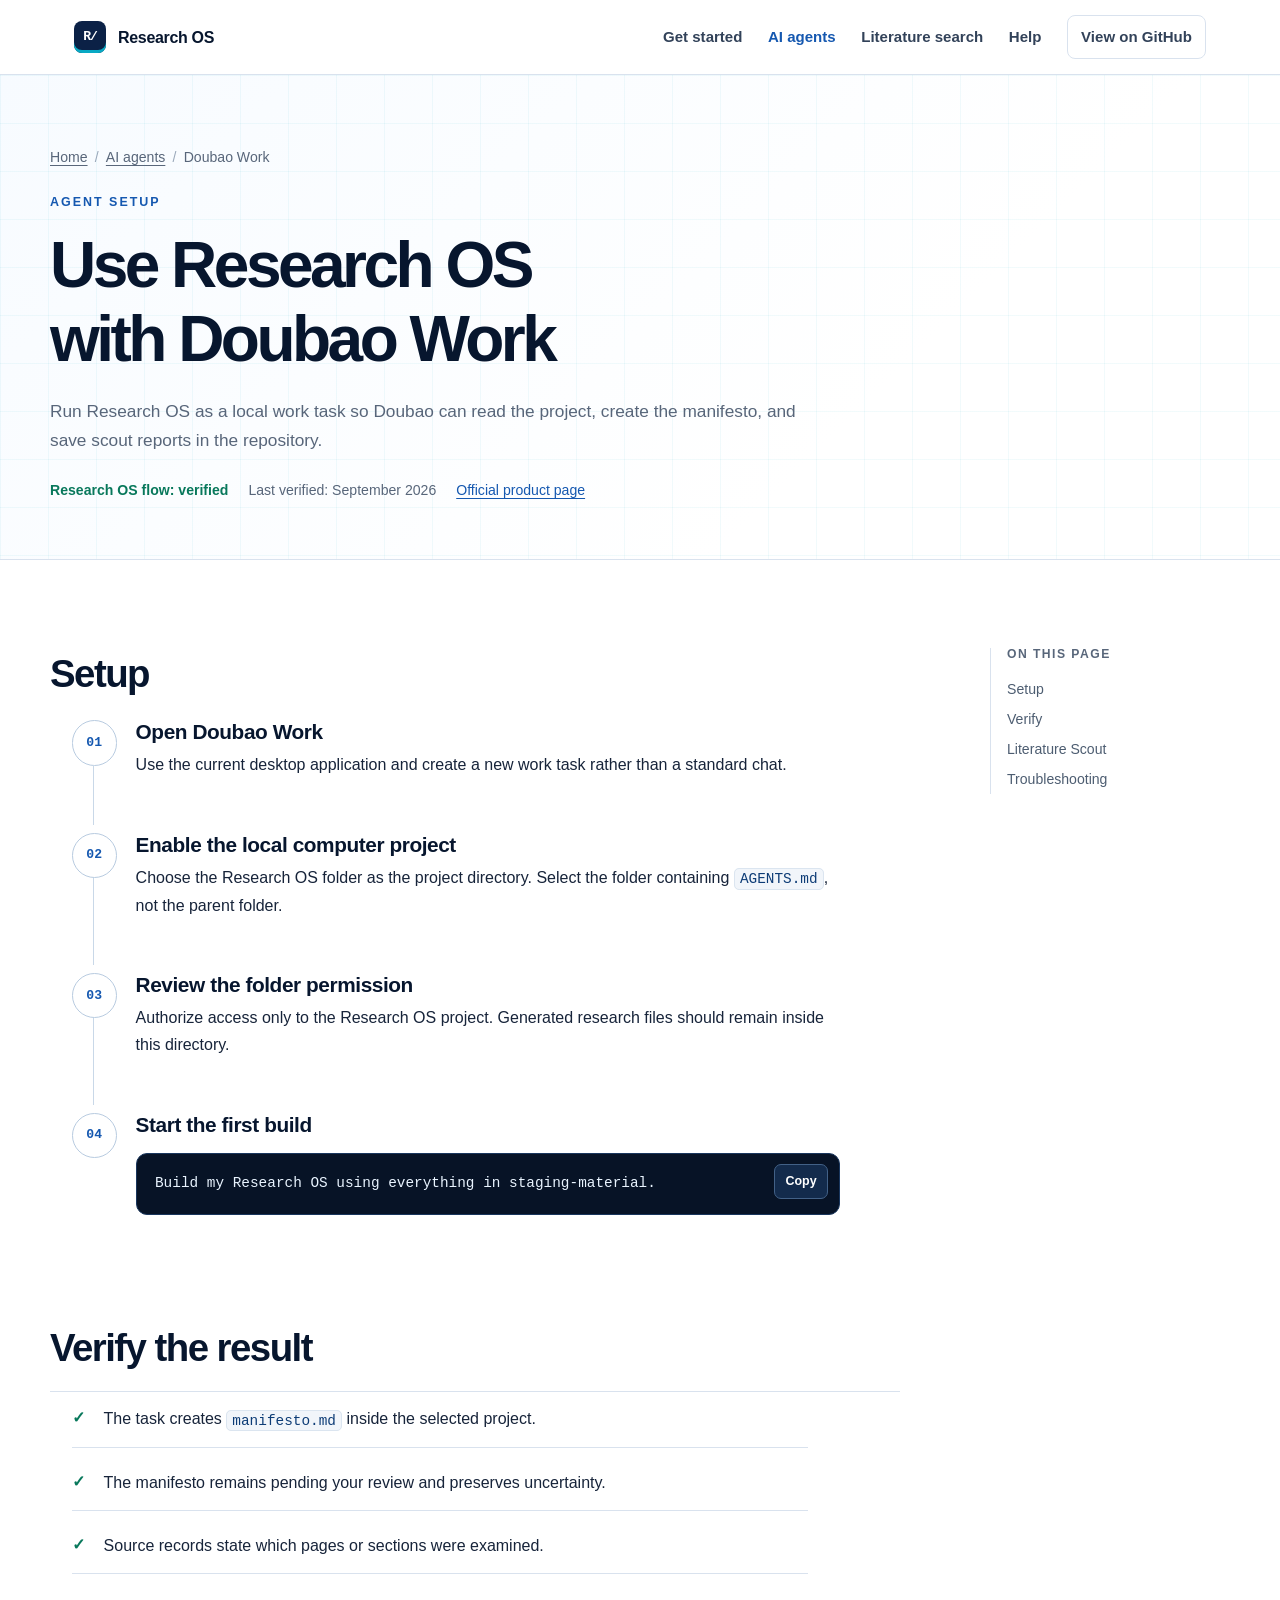
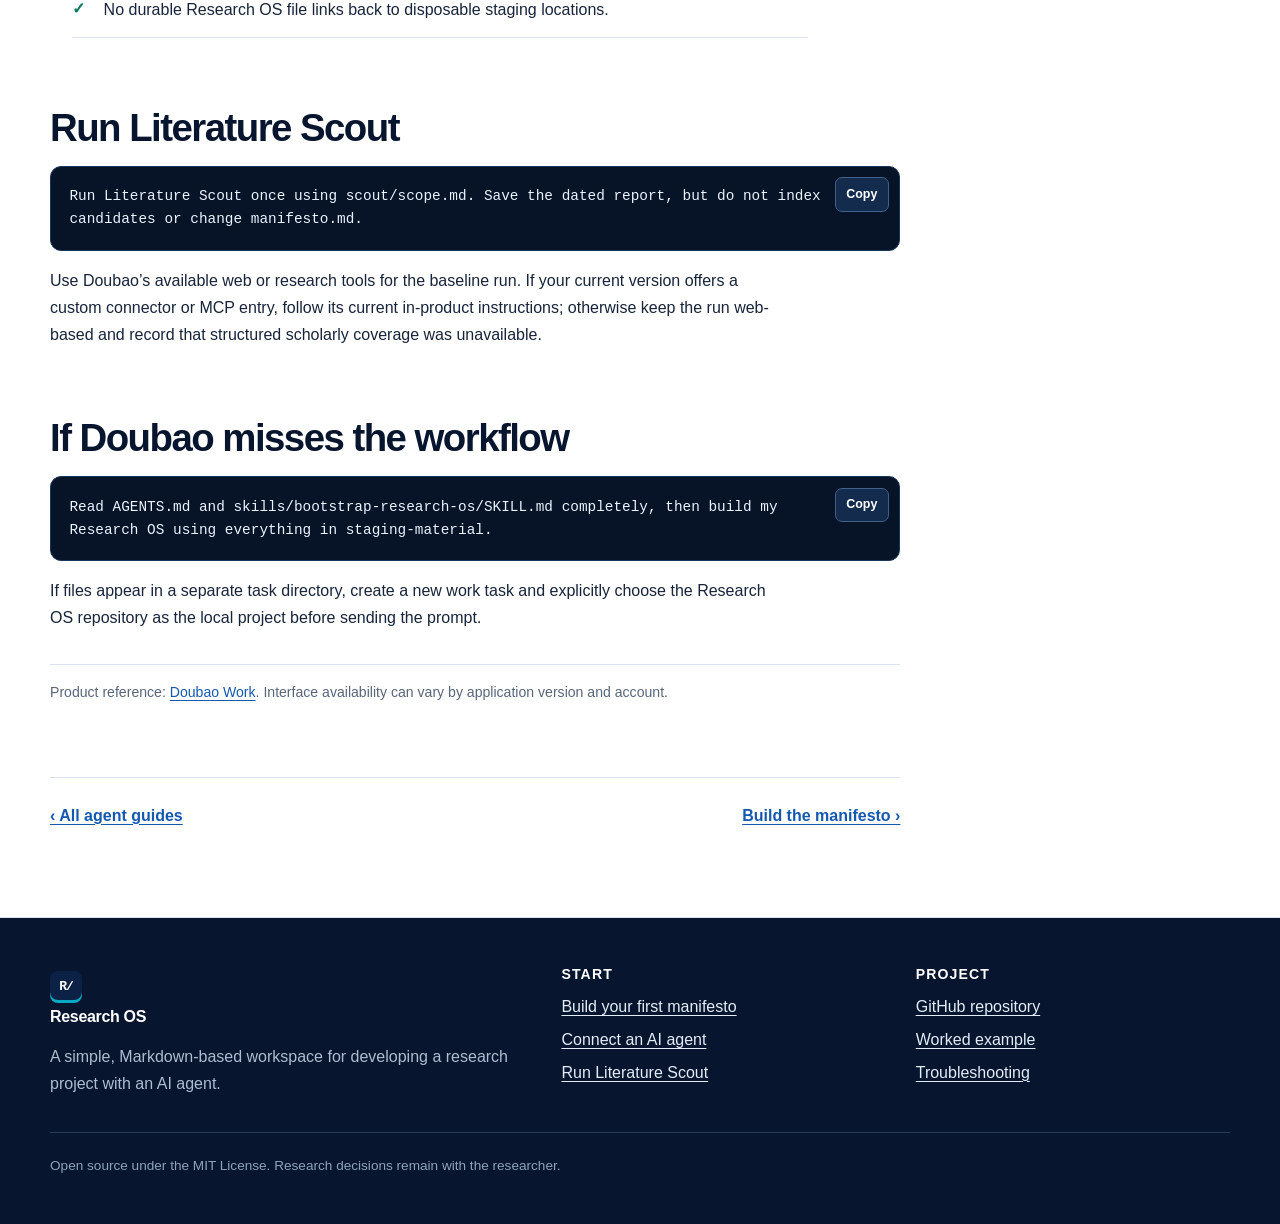
<file: docs/agents/doubao-work/index.html>
<!doctype html>
<html lang="en">
  <head>
    <meta charset="utf-8"><meta name="viewport" content="width=device-width, initial-scale=1">
    <title>Doubao Work setup — Research OS</title>
    <meta name="description" content="Open Research OS in Doubao Work, build manifesto.md, and run Literature Scout.">
    <link rel="canonical" href="https://flyyufelix.github.io/research-os/agents/doubao-work/">
    <link rel="icon" type="image/svg+xml" href="data:image/svg+xml,%3Csvg xmlns='http://www.w3.org/2000/svg' viewBox='0 0 64 64'%3E%3Crect width='64' height='64' rx='14' fill='%230b2146'/%3E%3Cpath d='M16 17h23l9 9v21H16z' fill='white'/%3E%3Cpath d='M39 17v10h9' fill='%23dff8fc'/%3E%3Cpath d='M22 34h20M22 41h15' stroke='%231670d2' stroke-width='4' stroke-linecap='round'/%3E%3Crect y='55' width='64' height='9' fill='%2308a9c4'/%3E%3C/svg%3E">
    <script>document.documentElement.classList.add("js")</script><link rel="stylesheet" href="../../assets/styles.css?v=20260922"><script defer src="../../assets/site.js?v=20260922"></script>
  </head>
  <body>
    <a class="skip-link" href="#main">Skip to content</a>
    <header class="site-header"><div class="nav-shell"><a class="brand" href="../../" aria-label="Research OS home"><span class="brand-mark" aria-hidden="true">R/</span><span>Research OS</span></a><button class="menu-toggle" type="button" data-menu-toggle aria-expanded="false" aria-controls="site-nav">Menu</button><nav class="site-nav" id="site-nav" data-site-nav data-open="false" aria-label="Main navigation"><a href="../../getting-started/">Get started</a><a href="../" aria-current="page">AI agents</a><a href="../../literature-search/">Literature search</a><a href="../../troubleshooting/">Help</a><a class="nav-github" href="https://github.com/flyyufelix/research-os">View on GitHub</a></nav></div></header>
    <main id="main">
      <section class="page-hero"><div class="shell"><div class="breadcrumbs"><a href="../../">Home</a><span>/</span><a href="../">AI agents</a><span>/</span>Doubao Work</div><p class="eyebrow">Agent setup</p><h1>Use Research OS with Doubao Work</h1><p class="lede">Run Research OS as a local work task so Doubao can read the project, create the manifesto, and save scout reports in the repository.</p><div class="meta-row"><strong>Research OS flow: verified</strong><span>Last verified: September 2026</span><a href="https://www.doubao.com/work">Official product page</a></div></div></section>
      <section class="section"><div class="shell docs-layout"><article class="prose">
        <h2 id="setup">Setup</h2>
        <ol class="instruction-list">
          <li><h3>Open Doubao Work</h3><p>Use the current desktop application and create a new work task rather than a standard chat.</p></li>
          <li><h3>Enable the local computer project</h3><p>Choose the Research OS folder as the project directory. Select the folder containing <code>AGENTS.md</code>, not the parent folder.</p></li>
          <li><h3>Review the folder permission</h3><p>Authorize access only to the Research OS project. Generated research files should remain inside this directory.</p></li>
          <li><h3>Start the first build</h3><div class="code-block"><pre><code>Build my Research OS using everything in staging-material.</code></pre><button class="copy-button" type="button" data-copy>Copy</button></div></li>
        </ol>

        <h2 id="verify">Verify the result</h2>
        <ul class="checklist"><li>The task creates <code>manifesto.md</code> inside the selected project.</li><li>The manifesto remains pending your review and preserves uncertainty.</li><li>Source records state which pages or sections were examined.</li><li>No durable Research OS file links back to disposable staging locations.</li></ul>

        <h2 id="scout">Run Literature Scout</h2>
        <div class="code-block"><pre><code>Run Literature Scout once using scout/scope.md. Save the dated report, but do not index candidates or change manifesto.md.</code></pre><button class="copy-button" type="button" data-copy>Copy</button></div>
        <p>Use Doubao’s available web or research tools for the baseline run. If your current version offers a custom connector or MCP entry, follow its current in-product instructions; otherwise keep the run web-based and record that structured scholarly coverage was unavailable.</p>

        <h2 id="troubleshoot">If Doubao misses the workflow</h2>
        <div class="code-block"><pre><code>Read AGENTS.md and skills/bootstrap-research-os/SKILL.md completely, then build my Research OS using everything in staging-material.</code></pre><button class="copy-button" type="button" data-copy>Copy</button></div>
        <p>If files appear in a separate task directory, create a new work task and explicitly choose the Research OS repository as the local project before sending the prompt.</p>
        <div class="source-list">Product reference: <a href="https://www.doubao.com/work">Doubao Work</a>. Interface availability can vary by application version and account.</div>
        <div class="next-nav"><a href="../">‹ All agent guides</a><a href="../../getting-started/">Build the manifesto ›</a></div>
      </article><aside class="toc" aria-label="On this page"><h2>On this page</h2><a href="#setup">Setup</a><a href="#verify">Verify</a><a href="#scout">Literature Scout</a><a href="#troubleshoot">Troubleshooting</a></aside></div></section>
    </main>
    <footer class="site-footer"><div class="shell"><div class="footer-grid"><div><a class="brand" href="../../"><span class="brand-mark" aria-hidden="true">R/</span><span style="color:white">Research OS</span></a><p>A simple, Markdown-based workspace for developing a research project with an AI agent.</p></div><div><h2>Start</h2><a href="../../getting-started/">Build your first manifesto</a><a href="../">Connect an AI agent</a><a href="../../literature-search/">Run Literature Scout</a></div><div><h2>Project</h2><a href="https://github.com/flyyufelix/research-os">GitHub repository</a><a href="https://github.com/flyyufelix/research-os/tree/main/examples/music-and-studying">Worked example</a><a href="../../troubleshooting/">Troubleshooting</a></div></div><div class="footer-note">Open source under the MIT License. Research decisions remain with the researcher.</div></div></footer>
  </body>
</html>
</file>
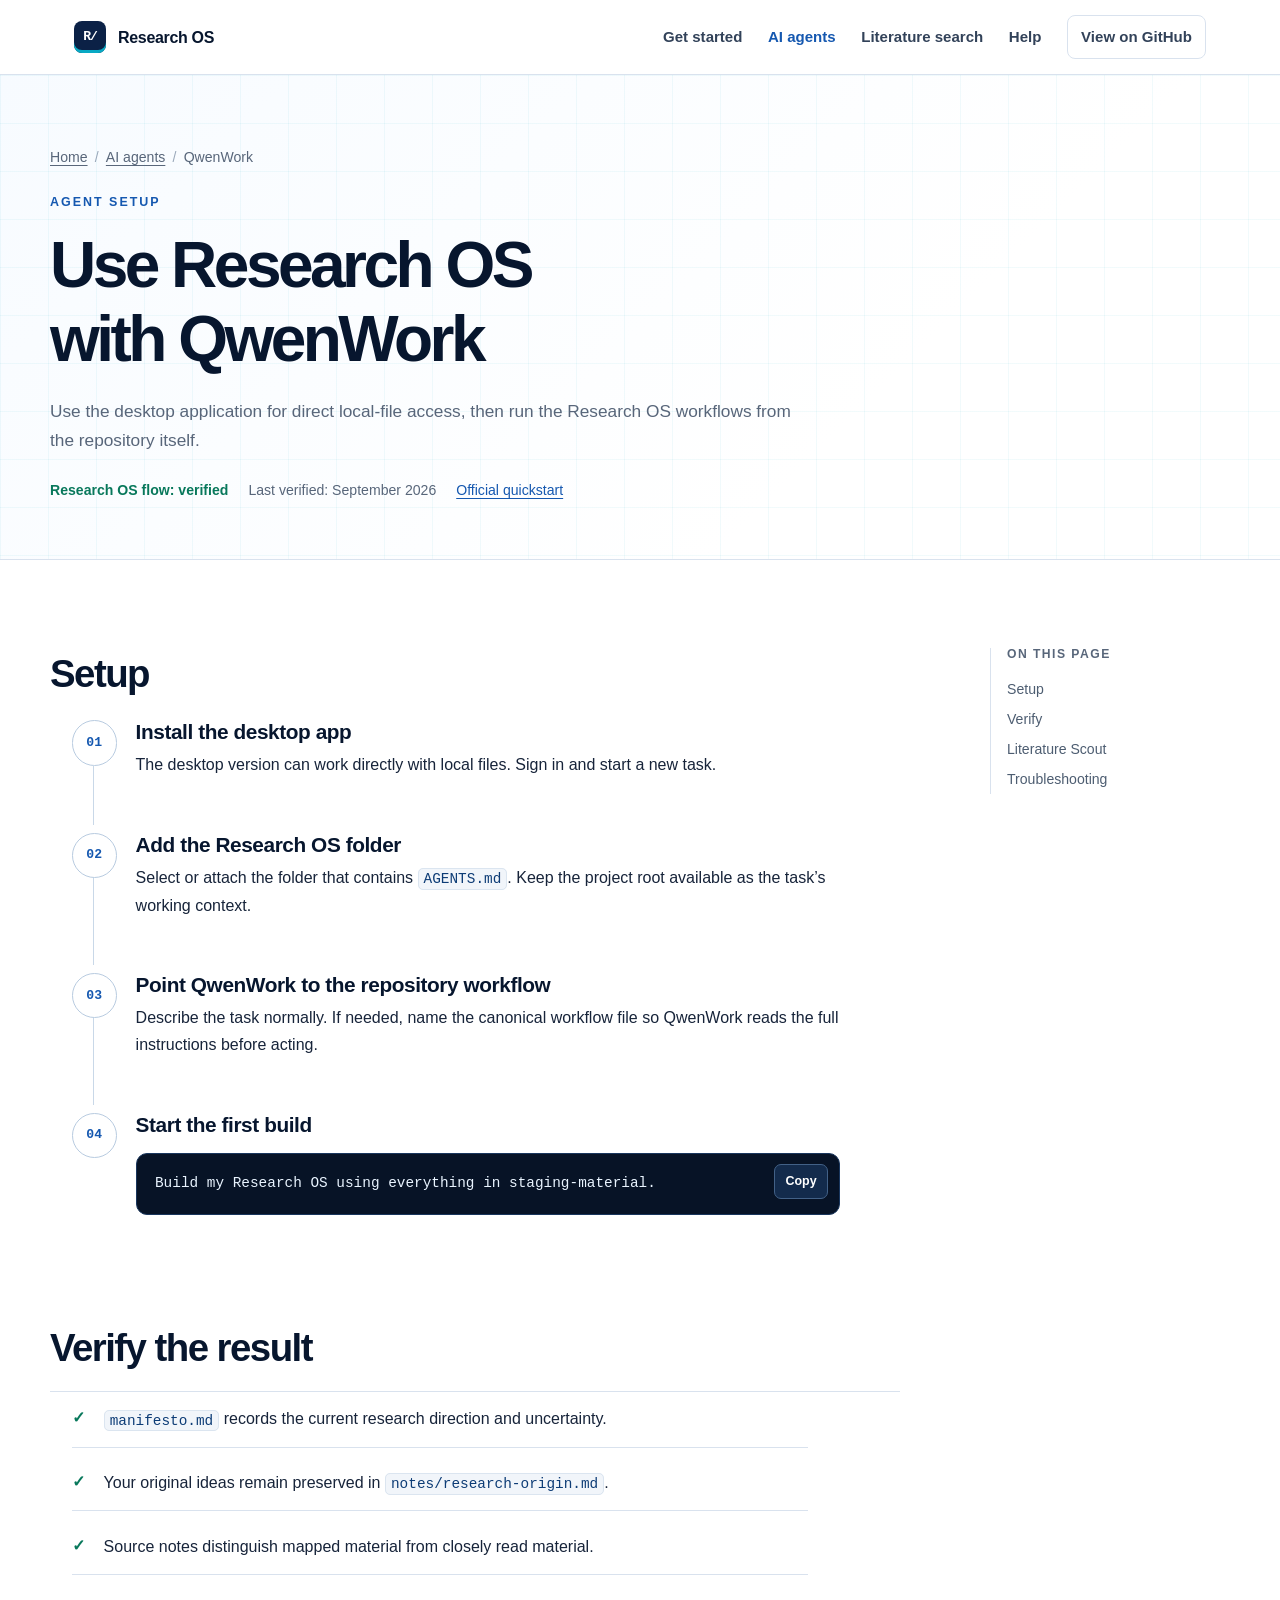
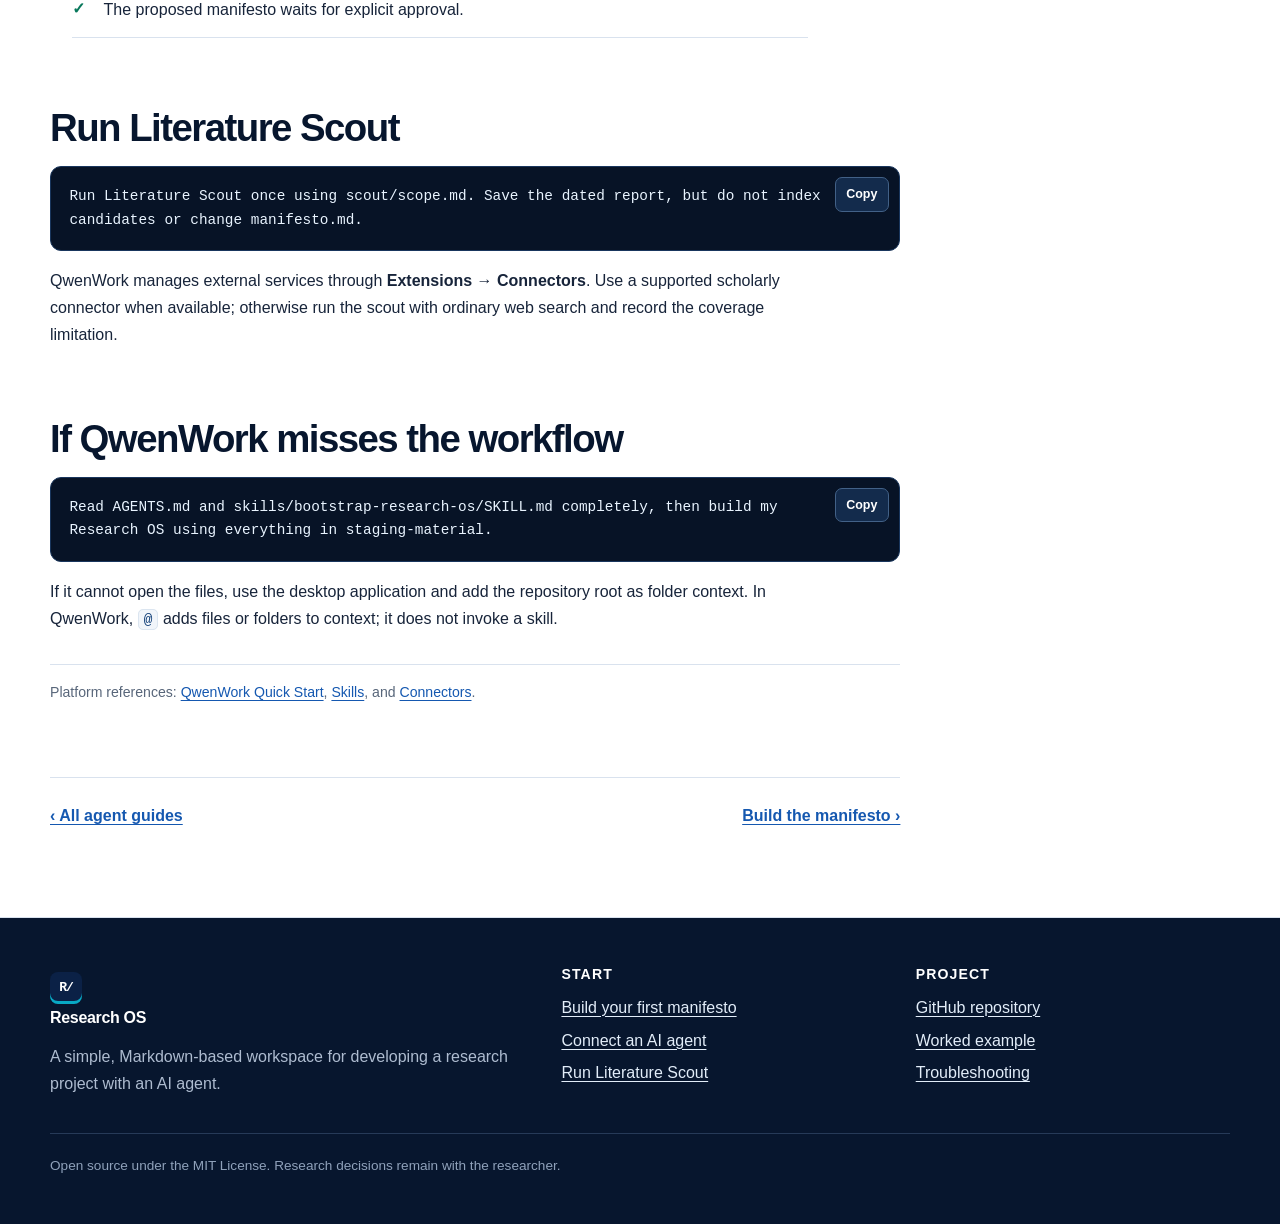
<file: docs/agents/qwenwork/index.html>
<!doctype html>
<html lang="en">
  <head>
    <meta charset="utf-8"><meta name="viewport" content="width=device-width, initial-scale=1">
    <title>QwenWork setup — Research OS</title>
    <meta name="description" content="Open Research OS in QwenWork, build manifesto.md, and run Literature Scout.">
    <link rel="canonical" href="https://flyyufelix.github.io/research-os/agents/qwenwork/">
    <link rel="icon" type="image/svg+xml" href="data:image/svg+xml,%3Csvg xmlns='http://www.w3.org/2000/svg' viewBox='0 0 64 64'%3E%3Crect width='64' height='64' rx='14' fill='%230b2146'/%3E%3Cpath d='M16 17h23l9 9v21H16z' fill='white'/%3E%3Cpath d='M39 17v10h9' fill='%23dff8fc'/%3E%3Cpath d='M22 34h20M22 41h15' stroke='%231670d2' stroke-width='4' stroke-linecap='round'/%3E%3Crect y='55' width='64' height='9' fill='%2308a9c4'/%3E%3C/svg%3E">
    <script>document.documentElement.classList.add("js")</script><link rel="stylesheet" href="../../assets/styles.css?v=20260922"><script defer src="../../assets/site.js?v=20260922"></script>
  </head>
  <body>
    <a class="skip-link" href="#main">Skip to content</a>
    <header class="site-header"><div class="nav-shell"><a class="brand" href="../../" aria-label="Research OS home"><span class="brand-mark" aria-hidden="true">R/</span><span>Research OS</span></a><button class="menu-toggle" type="button" data-menu-toggle aria-expanded="false" aria-controls="site-nav">Menu</button><nav class="site-nav" id="site-nav" data-site-nav data-open="false" aria-label="Main navigation"><a href="../../getting-started/">Get started</a><a href="../" aria-current="page">AI agents</a><a href="../../literature-search/">Literature search</a><a href="../../troubleshooting/">Help</a><a class="nav-github" href="https://github.com/flyyufelix/research-os">View on GitHub</a></nav></div></header>
    <main id="main">
      <section class="page-hero"><div class="shell"><div class="breadcrumbs"><a href="../../">Home</a><span>/</span><a href="../">AI agents</a><span>/</span>QwenWork</div><p class="eyebrow">Agent setup</p><h1>Use Research OS with QwenWork</h1><p class="lede">Use the desktop application for direct local-file access, then run the Research OS workflows from the repository itself.</p><div class="meta-row"><strong>Research OS flow: verified</strong><span>Last verified: September 2026</span><a href="https://docs.qwenwork.ai/getting-started/quick-start">Official quickstart</a></div></div></section>
      <section class="section"><div class="shell docs-layout"><article class="prose">
        <h2 id="setup">Setup</h2>
        <ol class="instruction-list">
          <li><h3>Install the desktop app</h3><p>The desktop version can work directly with local files. Sign in and start a new task.</p></li>
          <li><h3>Add the Research OS folder</h3><p>Select or attach the folder that contains <code>AGENTS.md</code>. Keep the project root available as the task’s working context.</p></li>
          <li><h3>Point QwenWork to the repository workflow</h3><p>Describe the task normally. If needed, name the canonical workflow file so QwenWork reads the full instructions before acting.</p></li>
          <li><h3>Start the first build</h3><div class="code-block"><pre><code>Build my Research OS using everything in staging-material.</code></pre><button class="copy-button" type="button" data-copy>Copy</button></div></li>
        </ol>

        <h2 id="verify">Verify the result</h2>
        <ul class="checklist"><li><code>manifesto.md</code> records the current research direction and uncertainty.</li><li>Your original ideas remain preserved in <code>notes/research-origin.md</code>.</li><li>Source notes distinguish mapped material from closely read material.</li><li>The proposed manifesto waits for explicit approval.</li></ul>

        <h2 id="scout">Run Literature Scout</h2>
        <div class="code-block"><pre><code>Run Literature Scout once using scout/scope.md. Save the dated report, but do not index candidates or change manifesto.md.</code></pre><button class="copy-button" type="button" data-copy>Copy</button></div>
        <p>QwenWork manages external services through <strong>Extensions → Connectors</strong>. Use a supported scholarly connector when available; otherwise run the scout with ordinary web search and record the coverage limitation.</p>

        <h2 id="troubleshoot">If QwenWork misses the workflow</h2>
        <div class="code-block"><pre><code>Read AGENTS.md and skills/bootstrap-research-os/SKILL.md completely, then build my Research OS using everything in staging-material.</code></pre><button class="copy-button" type="button" data-copy>Copy</button></div>
        <p>If it cannot open the files, use the desktop application and add the repository root as folder context. In QwenWork, <code>@</code> adds files or folders to context; it does not invoke a skill.</p>
        <div class="source-list">Platform references: <a href="https://docs.qwenwork.ai/getting-started/quick-start">QwenWork Quick Start</a>, <a href="https://docs.qwenwork.ai/desktop/skills">Skills</a>, and <a href="https://docs.qwenwork.ai/desktop/connectors">Connectors</a>.</div>
        <div class="next-nav"><a href="../">‹ All agent guides</a><a href="../../getting-started/">Build the manifesto ›</a></div>
      </article><aside class="toc" aria-label="On this page"><h2>On this page</h2><a href="#setup">Setup</a><a href="#verify">Verify</a><a href="#scout">Literature Scout</a><a href="#troubleshoot">Troubleshooting</a></aside></div></section>
    </main>
    <footer class="site-footer"><div class="shell"><div class="footer-grid"><div><a class="brand" href="../../"><span class="brand-mark" aria-hidden="true">R/</span><span style="color:white">Research OS</span></a><p>A simple, Markdown-based workspace for developing a research project with an AI agent.</p></div><div><h2>Start</h2><a href="../../getting-started/">Build your first manifesto</a><a href="../">Connect an AI agent</a><a href="../../literature-search/">Run Literature Scout</a></div><div><h2>Project</h2><a href="https://github.com/flyyufelix/research-os">GitHub repository</a><a href="https://github.com/flyyufelix/research-os/tree/main/examples/music-and-studying">Worked example</a><a href="../../troubleshooting/">Troubleshooting</a></div></div><div class="footer-note">Open source under the MIT License. Research decisions remain with the researcher.</div></div></footer>
  </body>
</html>
</file>
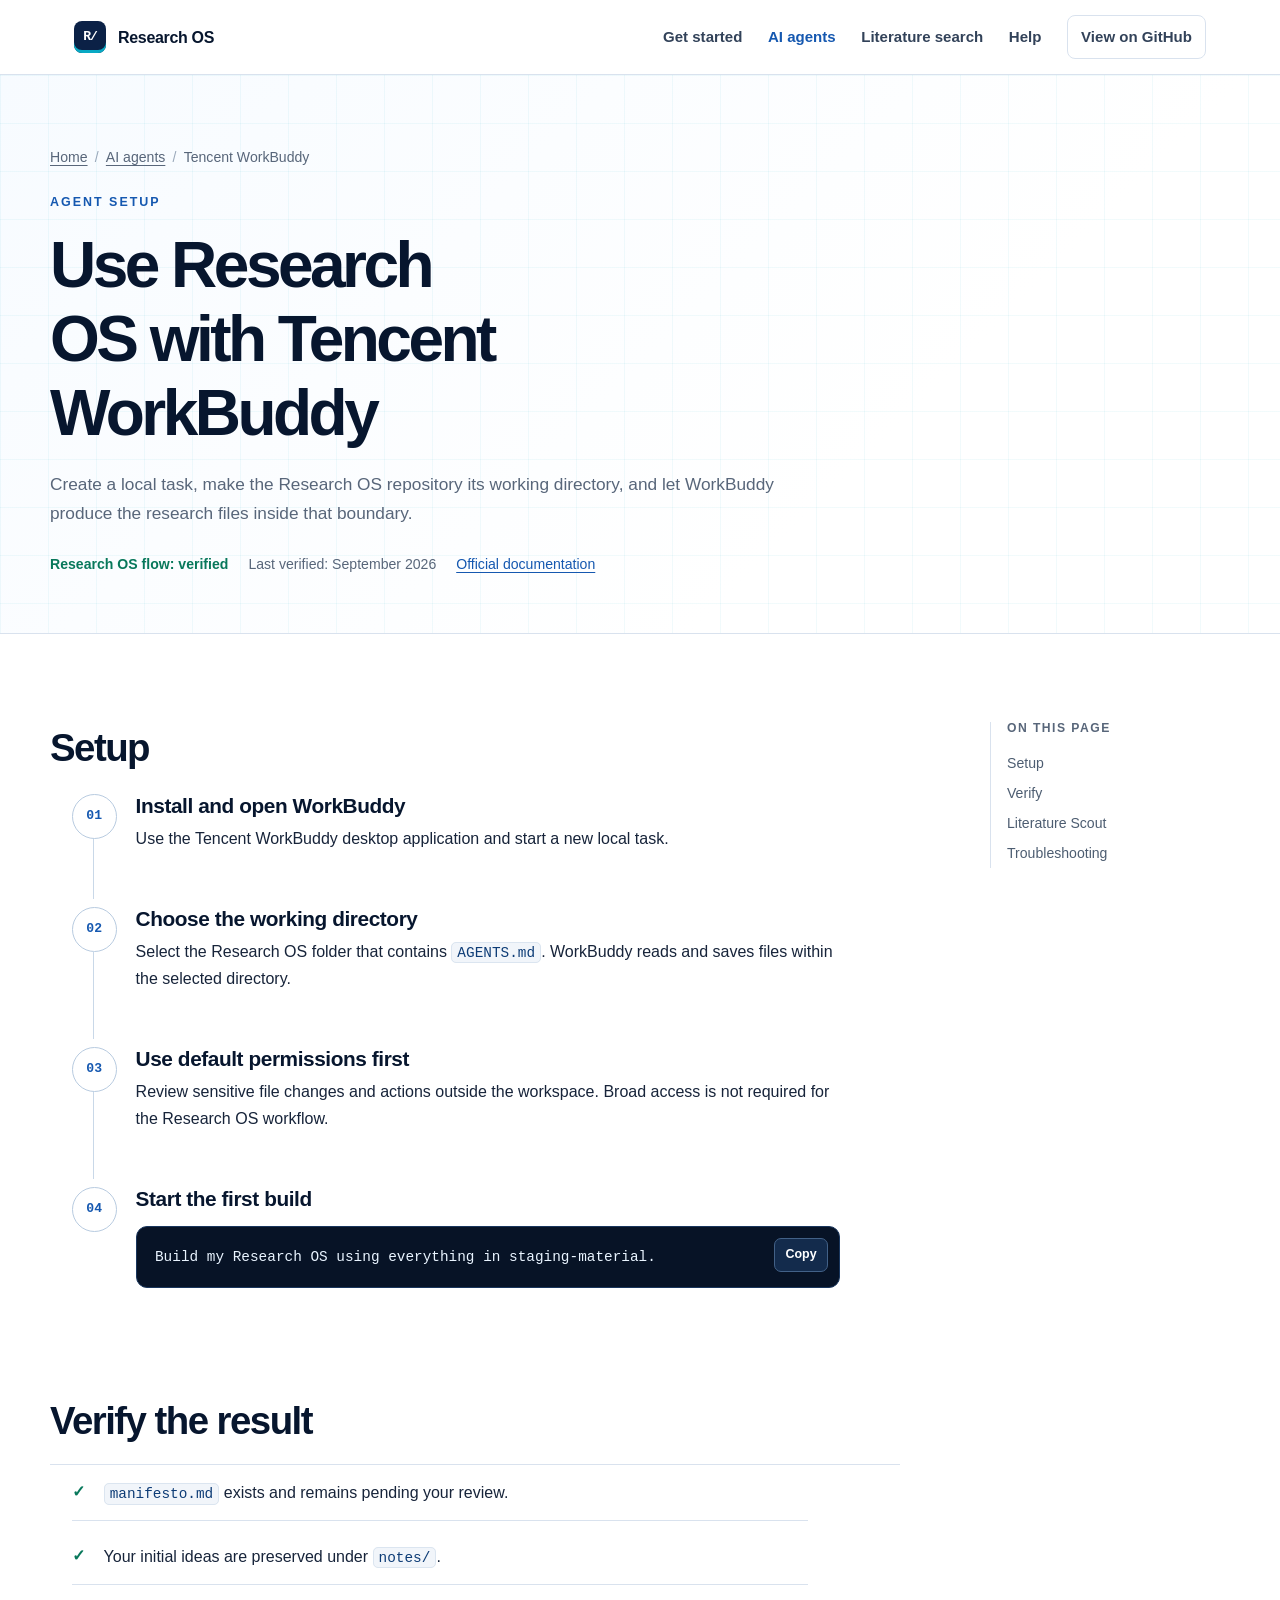
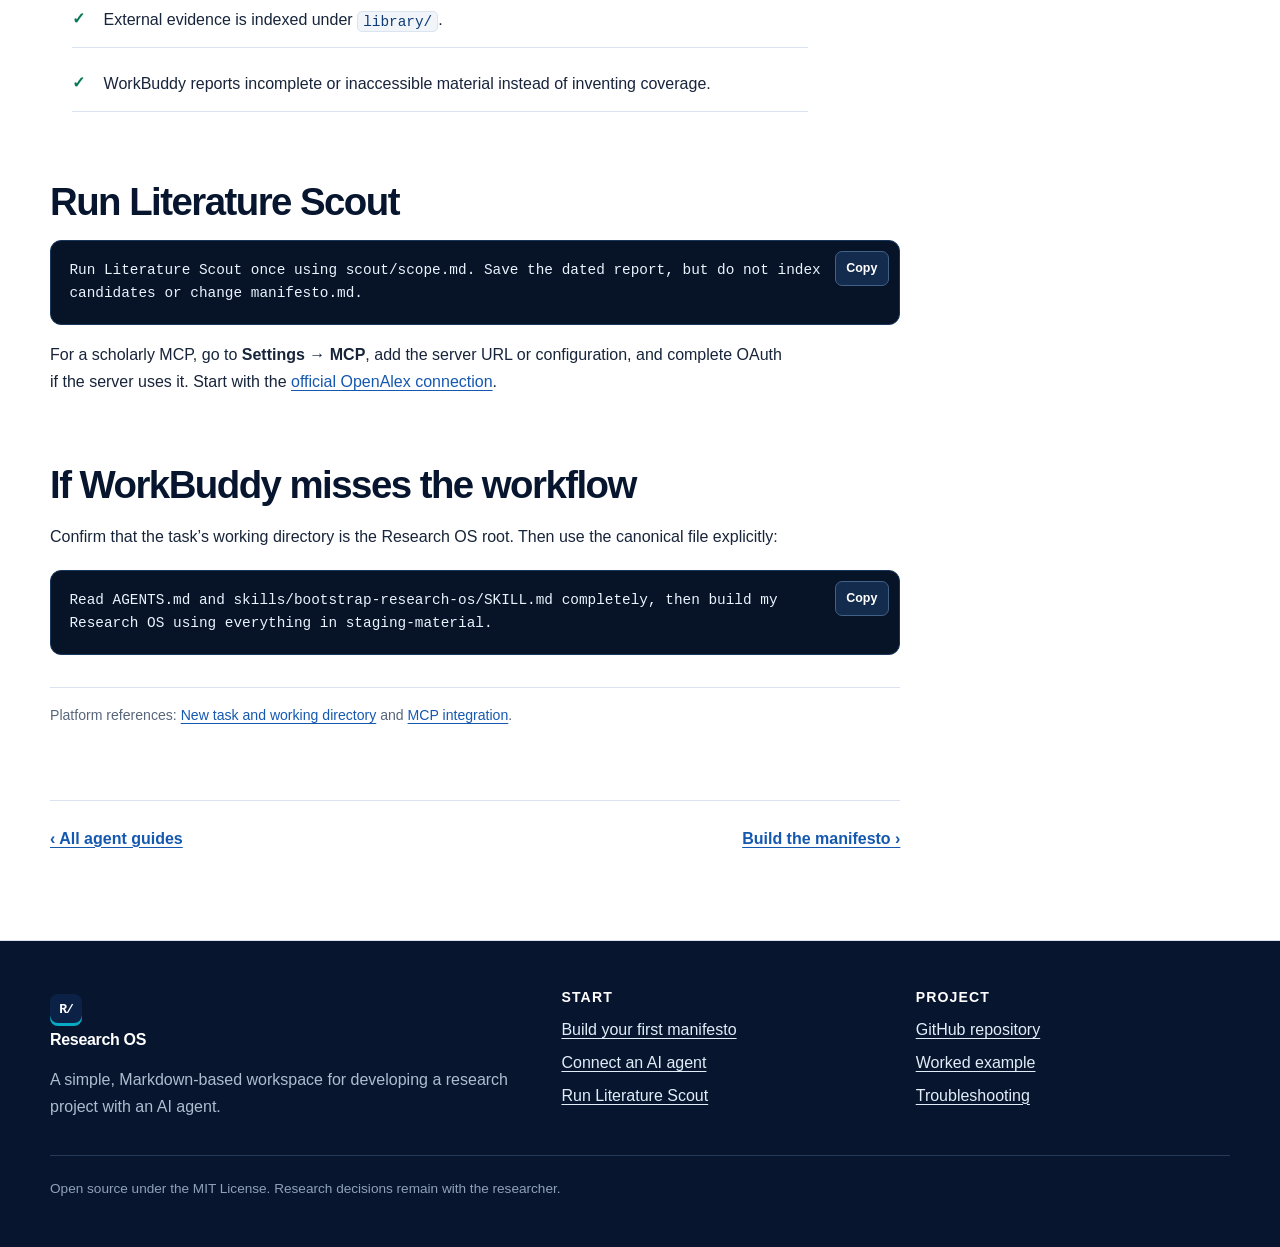
<file: docs/agents/workbuddy/index.html>
<!doctype html>
<html lang="en">
  <head>
    <meta charset="utf-8"><meta name="viewport" content="width=device-width, initial-scale=1">
    <title>Tencent WorkBuddy setup — Research OS</title>
    <meta name="description" content="Open Research OS in Tencent WorkBuddy, build manifesto.md, and run Literature Scout.">
    <link rel="canonical" href="https://flyyufelix.github.io/research-os/agents/workbuddy/">
    <link rel="icon" type="image/svg+xml" href="data:image/svg+xml,%3Csvg xmlns='http://www.w3.org/2000/svg' viewBox='0 0 64 64'%3E%3Crect width='64' height='64' rx='14' fill='%230b2146'/%3E%3Cpath d='M16 17h23l9 9v21H16z' fill='white'/%3E%3Cpath d='M39 17v10h9' fill='%23dff8fc'/%3E%3Cpath d='M22 34h20M22 41h15' stroke='%231670d2' stroke-width='4' stroke-linecap='round'/%3E%3Crect y='55' width='64' height='9' fill='%2308a9c4'/%3E%3C/svg%3E">
    <script>document.documentElement.classList.add("js")</script><link rel="stylesheet" href="../../assets/styles.css?v=20260922"><script defer src="../../assets/site.js?v=20260922"></script>
  </head>
  <body>
    <a class="skip-link" href="#main">Skip to content</a>
    <header class="site-header"><div class="nav-shell"><a class="brand" href="../../" aria-label="Research OS home"><span class="brand-mark" aria-hidden="true">R/</span><span>Research OS</span></a><button class="menu-toggle" type="button" data-menu-toggle aria-expanded="false" aria-controls="site-nav">Menu</button><nav class="site-nav" id="site-nav" data-site-nav data-open="false" aria-label="Main navigation"><a href="../../getting-started/">Get started</a><a href="../" aria-current="page">AI agents</a><a href="../../literature-search/">Literature search</a><a href="../../troubleshooting/">Help</a><a class="nav-github" href="https://github.com/flyyufelix/research-os">View on GitHub</a></nav></div></header>
    <main id="main">
      <section class="page-hero"><div class="shell"><div class="breadcrumbs"><a href="../../">Home</a><span>/</span><a href="../">AI agents</a><span>/</span>Tencent WorkBuddy</div><p class="eyebrow">Agent setup</p><h1>Use Research OS with Tencent WorkBuddy</h1><p class="lede">Create a local task, make the Research OS repository its working directory, and let WorkBuddy produce the research files inside that boundary.</p><div class="meta-row"><strong>Research OS flow: verified</strong><span>Last verified: September 2026</span><a href="https://www.workbuddy.ai/docs/zh/">Official documentation</a></div></div></section>
      <section class="section"><div class="shell docs-layout"><article class="prose">
        <h2 id="setup">Setup</h2>
        <ol class="instruction-list">
          <li><h3>Install and open WorkBuddy</h3><p>Use the Tencent WorkBuddy desktop application and start a new local task.</p></li>
          <li><h3>Choose the working directory</h3><p>Select the Research OS folder that contains <code>AGENTS.md</code>. WorkBuddy reads and saves files within the selected directory.</p></li>
          <li><h3>Use default permissions first</h3><p>Review sensitive file changes and actions outside the workspace. Broad access is not required for the Research OS workflow.</p></li>
          <li><h3>Start the first build</h3><div class="code-block"><pre><code>Build my Research OS using everything in staging-material.</code></pre><button class="copy-button" type="button" data-copy>Copy</button></div></li>
        </ol>

        <h2 id="verify">Verify the result</h2>
        <ul class="checklist"><li><code>manifesto.md</code> exists and remains pending your review.</li><li>Your initial ideas are preserved under <code>notes/</code>.</li><li>External evidence is indexed under <code>library/</code>.</li><li>WorkBuddy reports incomplete or inaccessible material instead of inventing coverage.</li></ul>

        <h2 id="scout">Run Literature Scout</h2>
        <div class="code-block"><pre><code>Run Literature Scout once using scout/scope.md. Save the dated report, but do not index candidates or change manifesto.md.</code></pre><button class="copy-button" type="button" data-copy>Copy</button></div>
        <p>For a scholarly MCP, go to <strong>Settings → MCP</strong>, add the server URL or configuration, and complete OAuth if the server uses it. Start with the <a href="../../literature-search/#openalex">official OpenAlex connection</a>.</p>

        <h2 id="troubleshoot">If WorkBuddy misses the workflow</h2>
        <p>Confirm that the task’s working directory is the Research OS root. Then use the canonical file explicitly:</p>
        <div class="code-block"><pre><code>Read AGENTS.md and skills/bootstrap-research-os/SKILL.md completely, then build my Research OS using everything in staging-material.</code></pre><button class="copy-button" type="button" data-copy>Copy</button></div>
        <div class="source-list">Platform references: <a href="https://www.workbuddy.ai/docs/zh/workbuddy/From-Beginner-to-Expert-Guide/Function-Description/Task-Bar">New task and working directory</a> and <a href="https://www.workbuddy.ai/docs/workbuddy/From-Beginner-to-Expert-Guide/Function-Description/MCP-Guide">MCP integration</a>.</div>
        <div class="next-nav"><a href="../">‹ All agent guides</a><a href="../../getting-started/">Build the manifesto ›</a></div>
      </article><aside class="toc" aria-label="On this page"><h2>On this page</h2><a href="#setup">Setup</a><a href="#verify">Verify</a><a href="#scout">Literature Scout</a><a href="#troubleshoot">Troubleshooting</a></aside></div></section>
    </main>
    <footer class="site-footer"><div class="shell"><div class="footer-grid"><div><a class="brand" href="../../"><span class="brand-mark" aria-hidden="true">R/</span><span style="color:white">Research OS</span></a><p>A simple, Markdown-based workspace for developing a research project with an AI agent.</p></div><div><h2>Start</h2><a href="../../getting-started/">Build your first manifesto</a><a href="../">Connect an AI agent</a><a href="../../literature-search/">Run Literature Scout</a></div><div><h2>Project</h2><a href="https://github.com/flyyufelix/research-os">GitHub repository</a><a href="https://github.com/flyyufelix/research-os/tree/main/examples/music-and-studying">Worked example</a><a href="../../troubleshooting/">Troubleshooting</a></div></div><div class="footer-note">Open source under the MIT License. Research decisions remain with the researcher.</div></div></footer>
  </body>
</html>
</file>
<file: docs/assets/styles.css>
:root {
  color-scheme: light;
  --navy-950: #07162e;
  --navy-900: #0b2146;
  --navy-800: #133363;
  --blue-700: #1558b0;
  --blue-600: #1670d2;
  --cyan-500: #08a9c4;
  --cyan-100: #dff8fc;
  --blue-50: #f2f7fd;
  --ink: #17243a;
  --muted: #58667a;
  --line: #d9e2ee;
  --surface: #ffffff;
  --surface-soft: #f7f9fc;
  --code: #071326;
  --code-text: #e9f4ff;
  --success: #08785b;
  --warning: #9c5a0a;
  --shadow: 0 20px 55px rgba(12, 35, 70, 0.11);
  --radius: 12px;
  --max-width: 1180px;
}

* {
  box-sizing: border-box;
}

html {
  scroll-behavior: smooth;
  scroll-padding-top: 6rem;
}

body {
  margin: 0;
  background: var(--surface);
  color: var(--ink);
  font-family: Inter, ui-sans-serif, -apple-system, BlinkMacSystemFont, "Segoe UI", sans-serif;
  font-size: 1rem;
  line-height: 1.7;
  -webkit-font-smoothing: antialiased;
}

img,
svg {
  display: block;
  max-width: 100%;
}

a {
  color: var(--blue-700);
  text-underline-offset: 0.18em;
  text-decoration-thickness: 0.08em;
}

a:hover {
  color: var(--navy-900);
}

:focus-visible {
  outline: 3px solid var(--cyan-500);
  outline-offset: 3px;
  border-radius: 4px;
}

.skip-link {
  position: fixed;
  z-index: 100;
  top: 0.75rem;
  left: 0.75rem;
  transform: translateY(-180%);
  padding: 0.7rem 1rem;
  background: var(--navy-950);
  color: white;
  border-radius: 8px;
  font-weight: 700;
}

.skip-link:focus {
  transform: translateY(0);
}

.site-header {
  position: sticky;
  z-index: 50;
  top: 0;
  background: rgba(255, 255, 255, 0.96);
  border-bottom: 1px solid var(--line);
  backdrop-filter: blur(14px);
}

.nav-shell {
  max-width: var(--max-width);
  min-height: 4.65rem;
  margin: 0 auto;
  padding: 0 1.5rem;
  display: flex;
  align-items: center;
  justify-content: space-between;
  gap: 2rem;
}

.brand {
  display: inline-flex;
  align-items: center;
  gap: 0.75rem;
  color: var(--navy-950);
  font-weight: 800;
  letter-spacing: -0.02em;
  text-decoration: none;
  white-space: nowrap;
}

.brand-mark {
  width: 2rem;
  height: 2rem;
  display: grid;
  place-items: center;
  border-radius: 8px;
  background: var(--navy-900);
  color: white;
  font-family: ui-monospace, SFMono-Regular, Menlo, monospace;
  font-size: 0.82rem;
  letter-spacing: -0.08em;
  box-shadow: inset 0 -3px 0 var(--cyan-500);
}

.site-nav {
  display: flex;
  align-items: center;
  gap: 1.6rem;
}

.site-nav a {
  color: #324259;
  font-size: 0.94rem;
  font-weight: 650;
  text-decoration: none;
}

.site-nav a:hover,
.site-nav a[aria-current="page"] {
  color: var(--blue-700);
}

.nav-github {
  padding: 0.53rem 0.82rem;
  border: 1px solid var(--line);
  border-radius: 8px;
  background: var(--surface);
}

.menu-toggle {
  display: none;
  width: 2.75rem;
  height: 2.75rem;
  align-items: center;
  justify-content: center;
  border: 1px solid var(--line);
  border-radius: 8px;
  background: white;
  color: var(--navy-950);
  cursor: pointer;
  font: inherit;
  font-weight: 700;
}

.shell {
  width: min(calc(100% - 3rem), var(--max-width));
  margin: 0 auto;
}

.hero {
  overflow: hidden;
  background:
    linear-gradient(90deg, rgba(8, 169, 196, 0.07) 1px, transparent 1px) 0 0 / 48px 48px,
    linear-gradient(rgba(8, 169, 196, 0.07) 1px, transparent 1px) 0 0 / 48px 48px,
    linear-gradient(135deg, #f8fbff 0%, #ffffff 62%);
  border-bottom: 1px solid var(--line);
}

.hero-grid {
  min-height: 620px;
  padding: 5.5rem 0 4.75rem;
  display: grid;
  grid-template-columns: minmax(0, 1.12fr) minmax(19rem, 0.88fr);
  align-items: center;
  gap: clamp(3rem, 8vw, 7.5rem);
}

.eyebrow {
  margin: 0 0 1rem;
  color: var(--blue-700);
  font-size: 0.78rem;
  font-weight: 800;
  letter-spacing: 0.16em;
  text-transform: uppercase;
}

h1,
h2,
h3 {
  color: var(--navy-950);
  line-height: 1.15;
  text-wrap: balance;
}

h1 {
  max-width: 15ch;
  margin: 0;
  font-size: clamp(2rem, 4.2vw, 4rem);
  letter-spacing: -0.055em;
}

.hero-line {
  display: block;
  white-space: nowrap;
}

h2 {
  margin: 0 0 1rem;
  font-size: clamp(2rem, 4vw, 3rem);
  letter-spacing: -0.04em;
}

h3 {
  margin: 0 0 0.65rem;
  font-size: 1.2rem;
  letter-spacing: -0.02em;
}

.hero-copy {
  max-width: 42rem;
  margin: 1.5rem 0 0;
  color: var(--muted);
  font-size: clamp(1.08rem, 2vw, 1.24rem);
}

.button-row {
  margin-top: 2rem;
  display: flex;
  flex-wrap: wrap;
  align-items: center;
  gap: 0.85rem;
}

.button {
  min-height: 3rem;
  display: inline-flex;
  align-items: center;
  justify-content: center;
  gap: 0.55rem;
  padding: 0.72rem 1.1rem;
  border: 1px solid var(--navy-900);
  border-radius: 9px;
  background: var(--navy-900);
  color: white;
  font-weight: 750;
  text-decoration: none;
  transition: transform 160ms ease, box-shadow 160ms ease, background 160ms ease;
}

.button:hover {
  transform: translateY(-1px);
  background: var(--navy-800);
  color: white;
  box-shadow: 0 10px 24px rgba(11, 33, 70, 0.18);
}

.button.secondary {
  border-color: var(--line);
  background: white;
  color: var(--navy-900);
}

.button.secondary:hover {
  border-color: #aebed2;
  background: var(--blue-50);
  color: var(--navy-900);
}

.hero-note {
  margin: 1rem 0 0;
  color: var(--muted);
  font-size: 0.9rem;
}

.system-map {
  position: relative;
  padding: 1.4rem;
  border: 1px solid #cad8e9;
  border-left: 5px solid var(--cyan-500);
  border-radius: 18px;
  background: rgba(255, 255, 255, 0.92);
  box-shadow: var(--shadow);
}

.system-label {
  margin: 0 0 1.2rem;
  color: var(--muted);
  font-family: ui-monospace, SFMono-Regular, Menlo, monospace;
  font-size: 0.78rem;
  font-weight: 700;
  letter-spacing: 0.08em;
  text-transform: uppercase;
}

.file-tree {
  margin: 0;
  padding: 0;
  list-style: none;
  font-family: ui-monospace, SFMono-Regular, Menlo, monospace;
  font-size: 0.94rem;
}

.file-tree li {
  display: grid;
  grid-template-columns: 1.05rem 1fr;
  gap: 0.65rem;
  padding: 0.55rem 0;
  border-bottom: 1px solid #e8eef5;
}

.file-tree li:last-child {
  border: 0;
}

.file-tree li > span,
.file-tree li div > span:not(.file-accent) {
  color: var(--muted);
  font-family: Inter, ui-sans-serif, sans-serif;
  font-size: 0.78rem;
}

.file-accent {
  color: var(--blue-700);
  font-weight: 800;
}

.section {
  padding: 5.5rem 0;
}

.section.soft {
  background: var(--surface-soft);
  border-top: 1px solid var(--line);
  border-bottom: 1px solid var(--line);
}

.section-intro {
  max-width: 45rem;
  margin-bottom: 2.8rem;
}

.section-intro p,
.lede {
  color: var(--muted);
  font-size: 1.08rem;
}

.steps {
  display: grid;
  grid-template-columns: repeat(4, 1fr);
  gap: 0;
  border-top: 1px solid var(--line);
}

.step {
  position: relative;
  padding: 1.8rem 2rem 0 0;
}

.step:not(:last-child)::after {
  content: "";
  position: absolute;
  top: -4px;
  right: 1.25rem;
  width: 7px;
  height: 7px;
  border-top: 2px solid var(--blue-600);
  border-right: 2px solid var(--blue-600);
  transform: rotate(45deg);
}

.step-number {
  display: block;
  margin-bottom: 1.1rem;
  color: var(--blue-700);
  font-family: ui-monospace, SFMono-Regular, Menlo, monospace;
  font-weight: 800;
}

.step p {
  margin: 0;
  color: var(--muted);
}

.choice-grid {
  display: grid;
  grid-template-columns: repeat(2, minmax(0, 1fr));
  gap: 1rem;
}

.choice {
  min-width: 0;
  padding: 1.3rem;
  border: 1px solid var(--line);
  border-radius: var(--radius);
  background: white;
}

.choice h3 {
  display: flex;
  align-items: center;
  justify-content: space-between;
  gap: 1rem;
}

.choice p {
  margin: 0;
  color: var(--muted);
}

.choice a {
  display: inline-block;
  margin-top: 0.8rem;
  font-weight: 750;
}

.text-link {
  font-weight: 750;
}

.code-block {
  position: relative;
  max-width: 100%;
  min-width: 0;
  margin: 1rem 0;
  border: 1px solid #19365d;
  border-radius: 11px;
  background: var(--code);
  color: var(--code-text);
  overflow: hidden;
}

.code-block pre {
  margin: 0;
  padding: 1.15rem 4.8rem 1.15rem 1.15rem;
  overflow-x: auto;
  font-family: ui-monospace, SFMono-Regular, Menlo, Monaco, Consolas, monospace;
  font-size: 0.9rem;
  line-height: 1.6;
  white-space: pre-wrap;
  overflow-wrap: anywhere;
  word-break: break-word;
}

.copy-button {
  position: absolute;
  top: 0.65rem;
  right: 0.65rem;
  min-width: 3.4rem;
  min-height: 2.1rem;
  padding: 0.35rem 0.6rem;
  border: 1px solid #426187;
  border-radius: 7px;
  background: #132b4c;
  color: white;
  cursor: pointer;
  font: inherit;
  font-size: 0.78rem;
  font-weight: 700;
}

.copy-button:hover {
  background: #1e416e;
}

.agent-strip {
  display: grid;
  grid-template-columns: repeat(4, 1fr);
  border: 1px solid var(--line);
  border-radius: 14px;
  overflow: hidden;
}

.agent-strip a {
  min-height: 8.8rem;
  padding: 1.35rem;
  display: flex;
  flex-direction: column;
  justify-content: space-between;
  border-right: 1px solid var(--line);
  color: var(--navy-950);
  text-decoration: none;
}

.agent-strip a:last-child {
  border-right: 0;
}

.agent-strip a:hover {
  background: var(--blue-50);
}

.agent-strip strong {
  font-size: 1.05rem;
}

.agent-strip span {
  color: var(--muted);
  font-size: 0.82rem;
}

.compatibility-note {
  max-width: 52rem;
  margin: 1.1rem 0 0;
  color: var(--muted);
}

.compatibility-note strong {
  color: var(--navy-950);
}

.next-step-cta {
  margin-top: 2.5rem;
  padding: 1.6rem;
  display: flex;
  align-items: center;
  justify-content: space-between;
  gap: 2rem;
  border: 1px solid #cad8e9;
  border-radius: var(--radius);
  background: linear-gradient(135deg, var(--blue-50), white);
}

.next-step-cta .eyebrow {
  margin-bottom: 0.45rem;
}

.next-step-cta h3 {
  margin-bottom: 0.35rem;
  font-size: 1.45rem;
}

.next-step-cta p:last-child {
  max-width: 42rem;
  margin: 0;
  color: var(--muted);
}

.next-step-cta .button {
  flex: 0 0 auto;
}

.callout {
  margin: 2rem 0;
  padding: 1.2rem 1.35rem;
  border-left: 4px solid var(--cyan-500);
  background: var(--cyan-100);
}

.callout strong {
  color: var(--navy-950);
}

.page-hero {
  padding: 4.4rem 0 3.5rem;
  background:
    linear-gradient(90deg, rgba(8, 169, 196, 0.055) 1px, transparent 1px) 0 0 / 48px 48px,
    linear-gradient(rgba(8, 169, 196, 0.055) 1px, transparent 1px) 0 0 / 48px 48px,
    linear-gradient(135deg, #f7fbff 0%, #fff 68%);
  border-bottom: 1px solid var(--line);
}

.page-hero h1 {
  max-width: 17ch;
  font-size: clamp(2.55rem, 5vw, 4.5rem);
}

.page-hero .lede {
  max-width: 47rem;
  margin: 1.25rem 0 0;
}

.breadcrumbs {
  margin-bottom: 1.4rem;
  color: var(--muted);
  font-size: 0.88rem;
}

.breadcrumbs a {
  color: var(--muted);
}

.breadcrumbs span {
  margin: 0 0.45rem;
  color: #9aa8ba;
}

.meta-row {
  margin-top: 1.5rem;
  display: flex;
  flex-wrap: wrap;
  gap: 0.65rem 1.25rem;
  color: var(--muted);
  font-size: 0.88rem;
}

.meta-row strong {
  color: var(--success);
}

.docs-layout {
  display: grid;
  grid-template-columns: minmax(0, 1fr) 15rem;
  align-items: start;
  gap: clamp(3rem, 7vw, 6rem);
}

.prose {
  min-width: 0;
}

.prose > :first-child {
  margin-top: 0;
}

.prose h2 {
  margin-top: 4rem;
  padding-top: 0.25rem;
  font-size: clamp(1.8rem, 3vw, 2.45rem);
}

.prose h3 {
  margin-top: 2.2rem;
  font-size: 1.3rem;
}

.prose p,
.prose li {
  max-width: 46rem;
}

.prose p {
  margin: 0.85rem 0 1.2rem;
}

.prose ol,
.prose ul {
  padding-left: 1.35rem;
}

.prose li + li {
  margin-top: 0.5rem;
}

.prose code:not(pre code),
.hero code,
.step code {
  padding: 0.12em 0.35em;
  border: 1px solid #dbe5f0;
  border-radius: 5px;
  background: #f1f5fa;
  color: #0d3c76;
  font-family: ui-monospace, SFMono-Regular, Menlo, monospace;
  font-size: 0.9em;
  overflow-wrap: anywhere;
}

.toc {
  position: sticky;
  top: 6.4rem;
  padding-left: 1rem;
  border-left: 1px solid var(--line);
}

.toc h2 {
  margin: 0 0 0.8rem;
  color: var(--muted);
  font-size: 0.76rem;
  letter-spacing: 0.12em;
  text-transform: uppercase;
}

.toc a {
  display: block;
  padding: 0.34rem 0;
  color: #4d5d71;
  font-size: 0.88rem;
  line-height: 1.35;
  text-decoration: none;
}

.toc a:hover {
  color: var(--blue-700);
}

.instruction-list {
  margin: 1.5rem 0 2.5rem;
  padding: 0;
  list-style: none;
  counter-reset: instruction;
}

.instruction-list > li {
  position: relative;
  max-width: 48rem;
  min-height: 4rem;
  padding: 0 0 1.7rem 4rem;
  counter-increment: instruction;
}

.instruction-list > li::before {
  content: counter(instruction, decimal-leading-zero);
  position: absolute;
  top: 0;
  left: 0;
  width: 2.7rem;
  height: 2.7rem;
  display: grid;
  place-items: center;
  border: 1px solid #b8cbe0;
  border-radius: 50%;
  color: var(--blue-700);
  font-family: ui-monospace, SFMono-Regular, Menlo, monospace;
  font-size: 0.82rem;
  font-weight: 800;
}

.instruction-list > li:not(:last-child)::after {
  content: "";
  position: absolute;
  top: 2.8rem;
  bottom: 0;
  left: 1.33rem;
  border-left: 1px solid #c9d8e8;
}

.instruction-list h3 {
  margin: 0 0 0.45rem;
}

.instruction-list p {
  margin-top: 0;
}

.checklist {
  margin: 1.3rem 0 2rem;
  padding: 0;
  border-top: 1px solid var(--line);
  list-style: none;
}

.checklist li {
  position: relative;
  margin: 0;
  padding: 0.85rem 0 0.85rem 2rem;
  border-bottom: 1px solid var(--line);
}

.checklist li::before {
  content: "✓";
  position: absolute;
  top: 0.78rem;
  left: 0;
  color: var(--success);
  font-weight: 900;
}

.notice {
  margin: 1.5rem 0;
  padding: 1.15rem 1.3rem;
  border: 1px solid #bfd3e7;
  border-radius: 10px;
  background: var(--blue-50);
}

.notice.warning {
  border-color: #ead5ad;
  background: #fff9ed;
}

.notice p:last-child {
  margin-bottom: 0;
}

.notice-title {
  margin: 0 0 0.35rem !important;
  color: var(--navy-950);
  font-weight: 800;
}

.split {
  display: grid;
  grid-template-columns: repeat(2, minmax(0, 1fr));
  gap: 1rem;
  margin: 1.5rem 0 2rem;
}

.split > * {
  min-width: 0;
  padding: 1.25rem;
  border: 1px solid var(--line);
  border-radius: var(--radius);
  background: white;
}

.split > * > :first-child {
  margin-top: 0;
}

.split > * > :last-child {
  margin-bottom: 0;
}

.route-list {
  margin: 1.5rem 0 2rem;
  border-top: 1px solid var(--line);
}

.route-link {
  display: grid;
  grid-template-columns: minmax(9rem, 0.42fr) minmax(0, 1fr) auto;
  gap: 1.5rem;
  align-items: center;
  padding: 1.25rem 0;
  border-bottom: 1px solid var(--line);
  color: var(--ink);
  text-decoration: none;
}

.route-link:hover {
  color: var(--ink);
}

.route-link strong {
  color: var(--navy-950);
  font-size: 1.05rem;
}

.route-link span {
  color: var(--muted);
}

.route-link b {
  color: var(--blue-700);
  font-size: 1.3rem;
}

.comparison-wrap {
  margin: 1.5rem 0 2rem;
  overflow-x: auto;
  border: 1px solid var(--line);
  border-radius: var(--radius);
}

.comparison {
  width: 100%;
  min-width: 690px;
  border-collapse: collapse;
  font-size: 0.92rem;
}

.comparison th,
.comparison td {
  padding: 0.9rem 1rem;
  border-bottom: 1px solid var(--line);
  text-align: left;
  vertical-align: top;
}

.comparison th {
  background: var(--navy-950);
  color: white;
  font-size: 0.78rem;
  letter-spacing: 0.04em;
  text-transform: uppercase;
}

.comparison tr:last-child td {
  border-bottom: 0;
}

.comparison td:first-child {
  color: var(--navy-950);
  font-weight: 750;
}

.definition {
  margin: 1.5rem 0 2rem;
  padding: 1.5rem;
  border: 1px solid #b9cee4;
  border-radius: 12px;
  background: linear-gradient(135deg, #f7fbff, #fff);
}

.definition p {
  max-width: 44rem;
  margin: 0;
  color: var(--navy-900);
  font-size: 1.12rem;
}

.next-nav {
  margin-top: 4.5rem;
  padding-top: 1.5rem;
  display: flex;
  justify-content: space-between;
  gap: 1rem;
  border-top: 1px solid var(--line);
}

.next-nav a {
  font-weight: 750;
}

details {
  margin: 0;
  border-bottom: 1px solid var(--line);
}

details:first-of-type {
  border-top: 1px solid var(--line);
}

summary {
  padding: 1rem 2rem 1rem 0;
  color: var(--navy-950);
  font-weight: 750;
  cursor: pointer;
}

details > div {
  padding: 0 0 1.3rem;
}

.source-list {
  margin-top: 2rem;
  padding-top: 1rem;
  border-top: 1px solid var(--line);
  color: var(--muted);
  font-size: 0.88rem;
}

.source-list a {
  overflow-wrap: anywhere;
}

.site-footer {
  padding: 3rem 0;
  border-top: 1px solid var(--line);
  background: var(--navy-950);
  color: #c7d3e3;
}

.footer-grid {
  display: grid;
  grid-template-columns: 1.5fr 1fr 1fr;
  gap: 2.5rem;
}

.footer-grid p {
  max-width: 30rem;
  margin: 0.75rem 0 0;
  color: #aebcd0;
}

.footer-grid h2 {
  margin: 0 0 0.7rem;
  color: white;
  font-size: 0.88rem;
  letter-spacing: 0.08em;
  text-transform: uppercase;
}

.footer-grid a {
  display: block;
  margin: 0.35rem 0;
  color: #e2edf9;
}

.footer-note {
  margin-top: 2.2rem;
  padding-top: 1.3rem;
  border-top: 1px solid #263a58;
  color: #8fa1ba;
  font-size: 0.85rem;
}

@media (max-width: 900px) {
  .hero-grid {
    min-height: auto;
    grid-template-columns: 1fr;
    gap: 3rem;
  }

  .steps,
  .agent-strip {
    grid-template-columns: repeat(2, 1fr);
  }

  .agent-strip a:nth-child(2) {
    border-right: 0;
  }

  .agent-strip a:nth-child(-n + 2) {
    border-bottom: 1px solid var(--line);
  }

  .docs-layout {
    grid-template-columns: 1fr;
  }

  .toc {
    position: static;
    order: -1;
    padding: 1rem 1.2rem;
    border: 1px solid var(--line);
    border-radius: 10px;
    background: var(--surface-soft);
  }
}

@media (max-width: 760px) {
  .nav-shell {
    min-height: 4.2rem;
  }

  .js .menu-toggle {
    display: inline-flex;
  }

  .site-nav {
    position: absolute;
    top: calc(100% + 1px);
    right: 0;
    left: 0;
    display: flex;
    padding: 0.8rem 1.5rem 1.2rem;
    align-items: stretch;
    flex-direction: column;
    gap: 0;
    background: white;
    border-bottom: 1px solid var(--line);
    box-shadow: 0 15px 35px rgba(12, 35, 70, 0.12);
  }

  .js .site-nav {
    display: none;
  }

  .js .site-nav[data-open="true"] {
    display: flex;
  }

  .site-nav a {
    min-height: 2.75rem;
    display: flex;
    align-items: center;
    padding: 0.35rem 0;
  }

  .nav-github {
    margin-top: 0.5rem;
    justify-content: center;
  }

  .shell {
    width: min(calc(100% - 2rem), var(--max-width));
  }

  .hero-grid {
    padding: 4rem 0;
  }

  .hero-line {
    white-space: normal;
  }

  .section {
    padding: 4rem 0;
  }

  .steps,
  .choice-grid,
  .agent-strip,
  .footer-grid,
  .split {
    grid-template-columns: 1fr;
  }

  .step:not(:last-child)::after {
    display: none;
  }

  .step {
    padding-right: 0;
  }

  .agent-strip a,
  .agent-strip a:nth-child(2) {
    border-right: 0;
    border-bottom: 1px solid var(--line);
  }

  .agent-strip a:last-child {
    border-bottom: 0;
  }

  .page-hero {
    padding: 3.2rem 0 2.8rem;
  }

  .route-link {
    grid-template-columns: 1fr auto;
    gap: 0.3rem 1rem;
  }

  .route-link span {
    grid-column: 1 / -1;
  }

  .instruction-list > li {
    padding-left: 3.5rem;
  }

  .next-nav {
    flex-direction: column;
  }

  .next-step-cta {
    align-items: flex-start;
    flex-direction: column;
  }
}

@media (prefers-reduced-motion: reduce) {
  *,
  *::before,
  *::after {
    scroll-behavior: auto !important;
    transition-duration: 0.01ms !important;
  }
}
</file>
